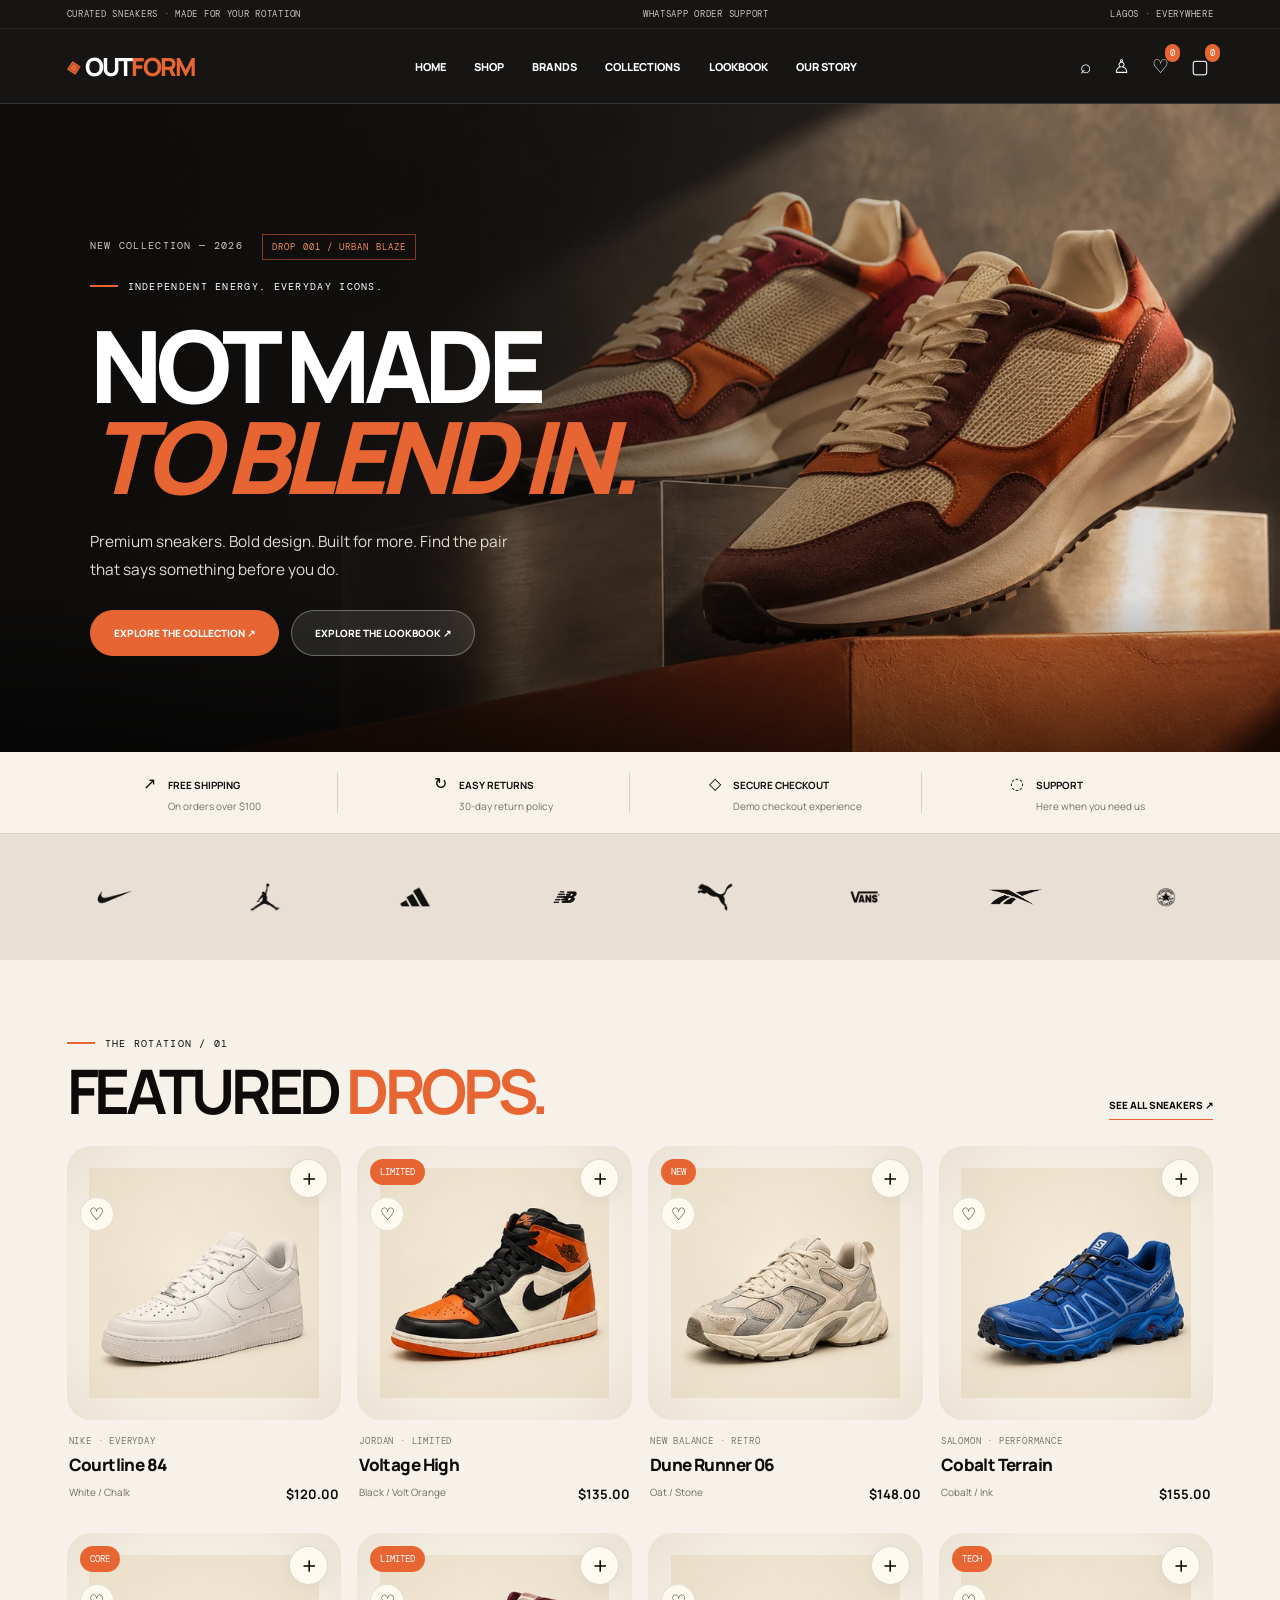
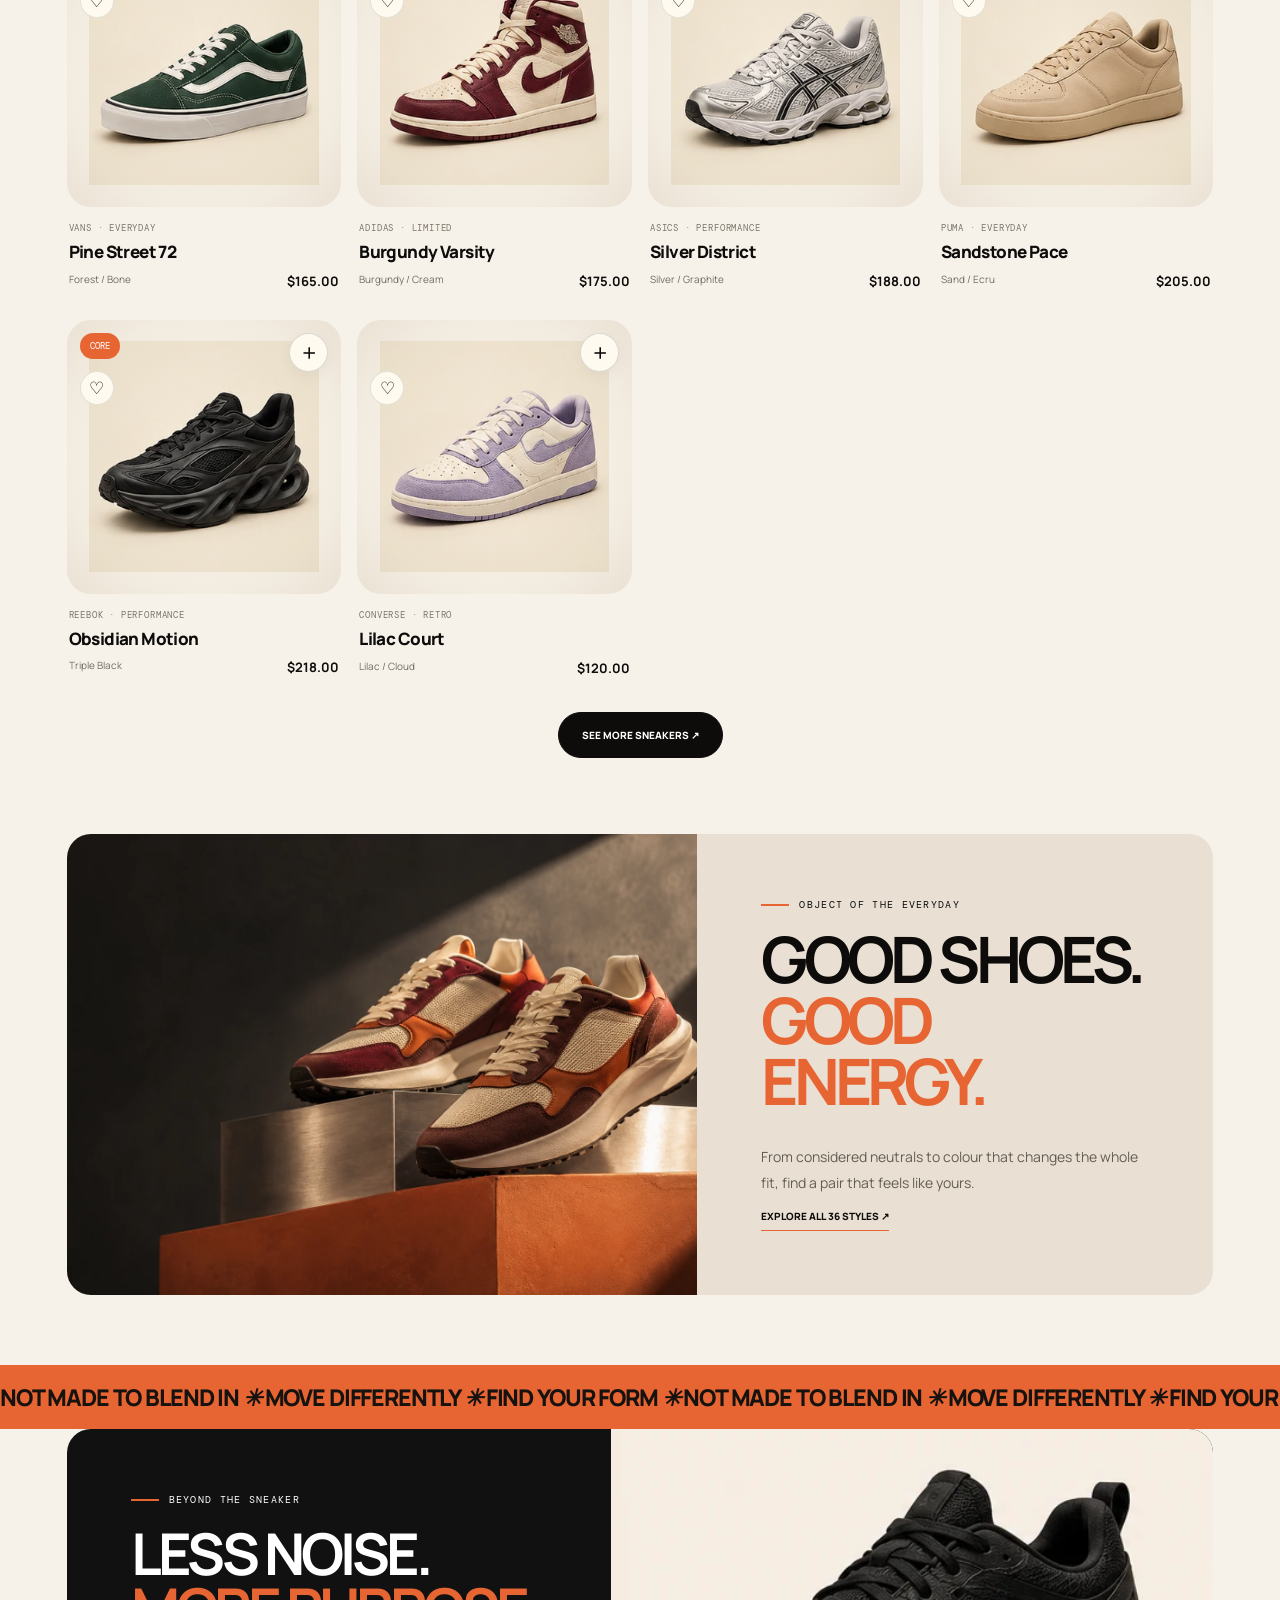
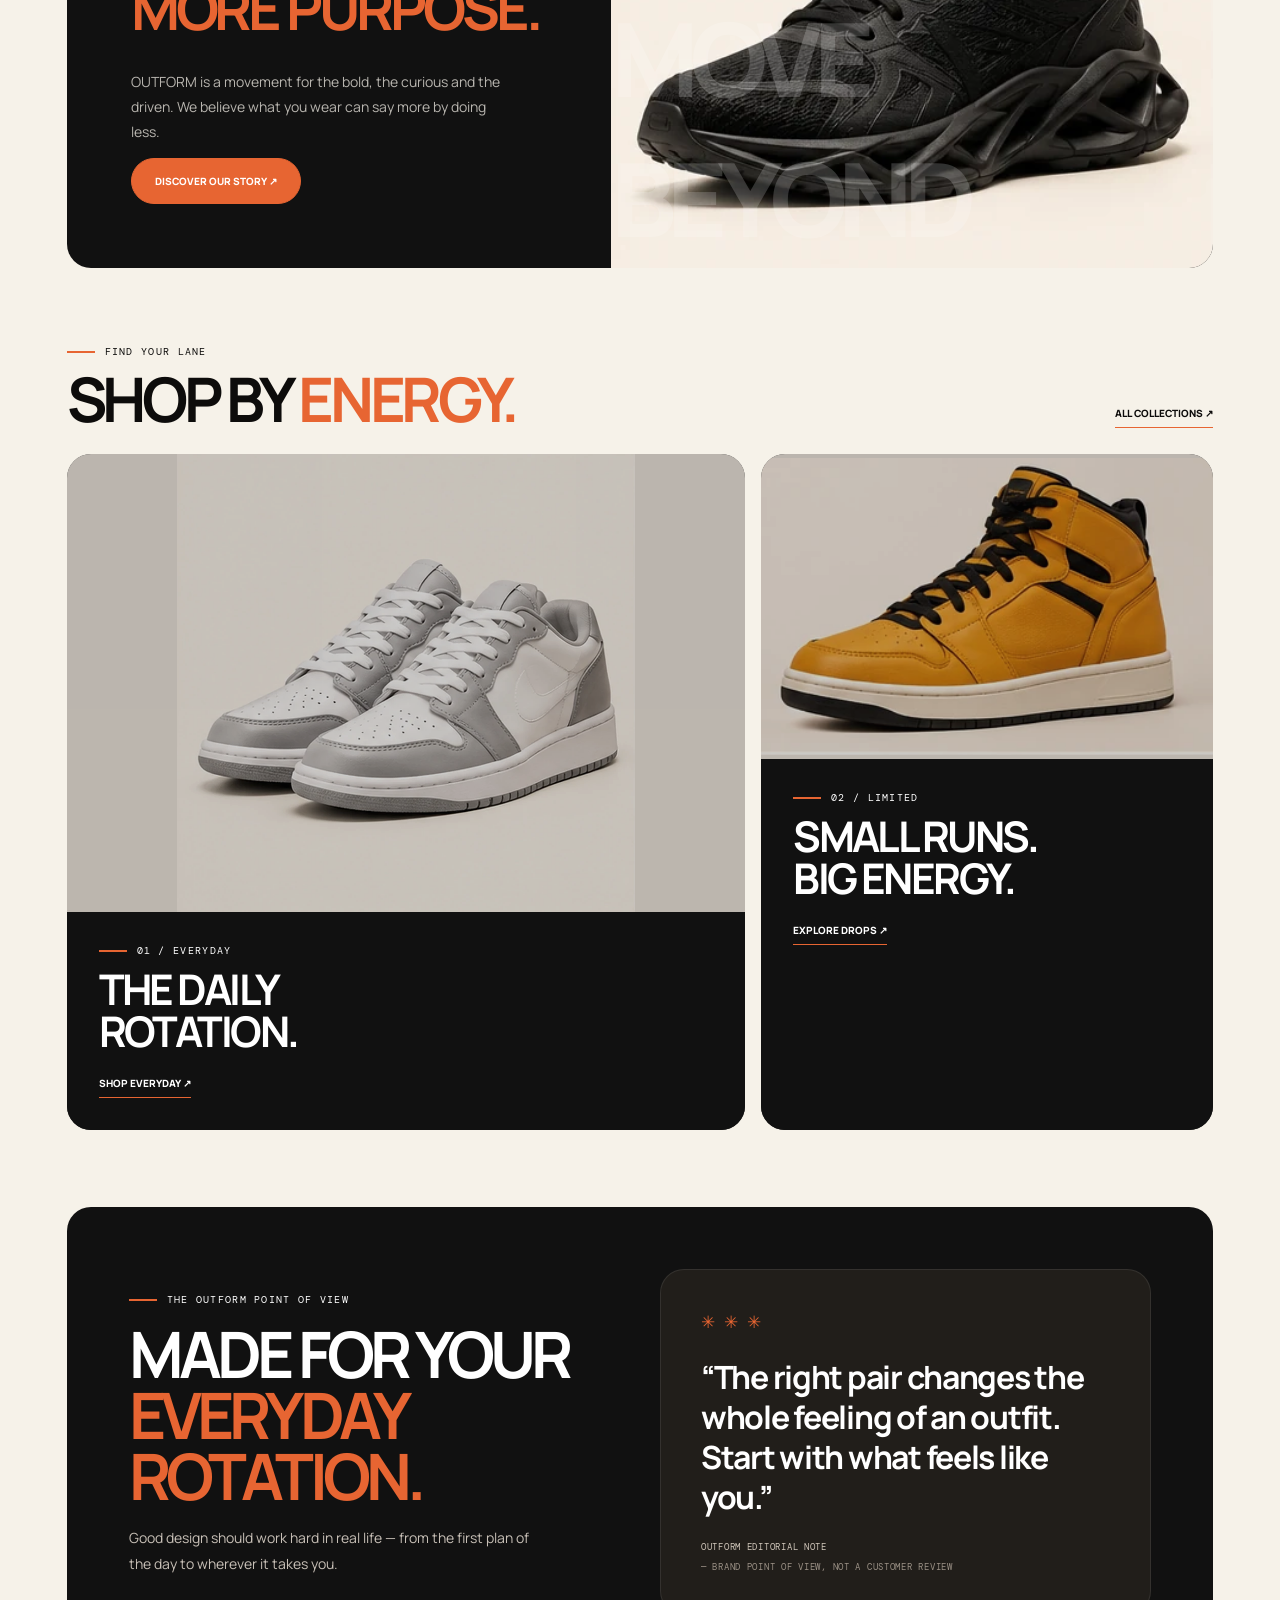
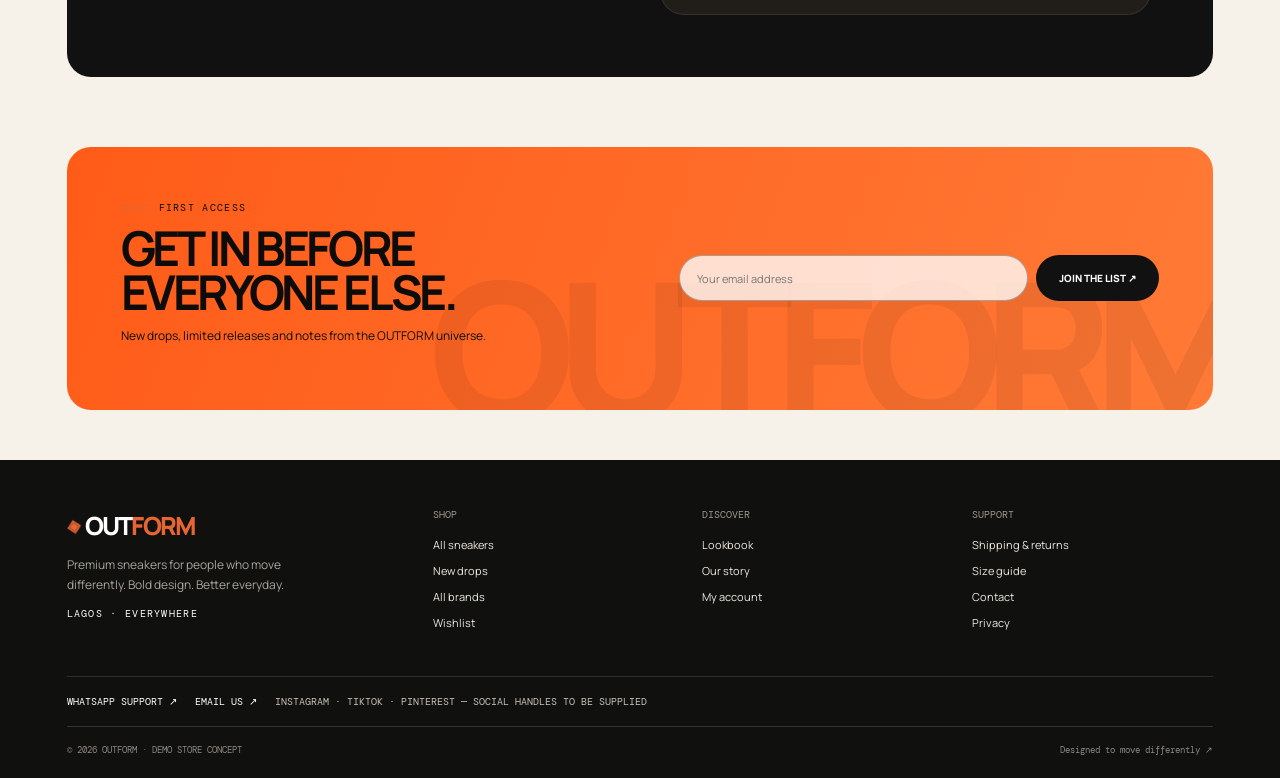
<file: index.html>
<!doctype html><html lang="en"><head><link rel="icon" type="image/png" href="assets/favicon.png.jpg"><meta charset="utf-8"><meta name="viewport" content="width=device-width, initial-scale=1"><meta name="theme-color" content="#11110f"><meta name="description" content="Premium sneakers. Bold design. Built for more."><title>CURATED SNEAKERS | OUTFORM</title><link rel="preload" as="image" href="assets/hero-campaign.webp" fetchpriority="high"><link rel="stylesheet" href="styles.css"></head><body data-page="home"><div class="site-header"><div class="topbar"><span>CURATED SNEAKERS · MADE FOR YOUR ROTATION</span><span>WHATSAPP ORDER SUPPORT</span><span>LAGOS · EVERYWHERE</span></div><div class="header-main"><button class="menu-btn" data-menu aria-label="Toggle navigation" aria-expanded="false">☰</button><a class="brand" href="index.html">OUT<span>FORM</span></a><nav class="nav"><a href="index.html">Home</a><a href="shop.html">Shop</a><a href="brands.html">Brands</a><a href="collections.html">Collections</a><a href="lookbook.html">Lookbook</a><a href="about.html">Our story</a></nav><div class="header-actions"><a class="icon-btn hide-mobile" href="shop.html" aria-label="Search">⌕</a><a class="icon-btn hide-mobile" href="account.html" aria-label="Account">♙</a><a class="icon-btn" href="wishlist.html" aria-label="Wishlist">♡<span class="count" data-wish-count>0</span></a><a class="icon-btn" href="cart.html" aria-label="Shopping bag">▢<span class="count" data-cart-count>0</span></a></div></div></div><main><section class="hero"><div class="hero-copy"><div class="hero-kicker">NEW COLLECTION — 2026 <span class="hero-drop-label">DROP 001 / URBAN BLAZE</span></div><div class="eyebrow">Independent energy. Everyday icons.</div><h1>Not made<br><span>to blend in.</span></h1><p>Premium sneakers. Bold design. Built for more. Find the pair that says something before you do.</p><div class="hero-actions"><a class="btn" href="shop.html">Explore the collection ↗</a><a class="btn btn-light" href="lookbook.html">Explore the lookbook ↗</a></div></div></section><div class="benefits"><div class="benefit"><span>↗</span><div><b>Free shipping</b><small>On orders over $100</small></div></div><div class="benefit"><span>↻</span><div><b>Easy returns</b><small>30-day return policy</small></div></div><div class="benefit"><span>◇</span><div><b>Secure checkout</b><small>Demo checkout experience</small></div></div><div class="benefit"><span>◌</span><div><b>Support</b><small>Here when you need us</small></div></div></div><div class="brand-strip"><a class="brand-chip" href="shop.html?brand=NIKE"><img src="assets/logos/nike.png" alt="Nike"></a><a class="brand-chip" href="shop.html?brand=JORDAN"><img src="assets/logos/jordan.png" alt="Jordan"></a><a class="brand-chip" href="shop.html?brand=ADIDAS"><img class="brand-logo" src="assets/logos/adidas.png" alt="Adidas"></a><a class="brand-chip" href="shop.html?brand=NEW BALANCE"><img src="assets/logos/new balance.png" alt="New Balance"></a><a class="brand-chip" href="shop.html?brand=PUMA"><img src="assets/logos/puma.png" alt="Puma"></a><a class="brand-chip" href="shop.html?brand=VANS"><img src="assets/logos/vans.png" alt="Vans"></a><a class="brand-chip" href="shop.html?brand=REEBOK"><img src="assets/logos/reebok.png" alt="Reebok"></a><a class="brand-chip" href="shop.html?brand=CONVERSE"><img src="assets/logos/converse.png" alt="Converse"></a></div><section class="section reveal"><div class="section-top"><div><div class="eyebrow">The rotation / 01</div><h2>Featured <span>drops.</span></h2></div><a class="text-link" href="shop.html">See all sneakers ↗</a></div><div class="product-grid" id="homeProducts"></div><div style="text-align:center;margin-top:35px"><a class="btn btn-dark" href="shop.html">See more sneakers ↗</a></div></section>
<section class="home-editorial-band reveal" aria-label="Featured sneaker story">
  <div class="home-editorial-image"><img src="assets/editorial-product.webp" alt="Premium suede sneakers in warm studio light" loading="lazy"></div>
  <div class="home-editorial-copy"><div class="eyebrow">Object of the everyday</div><h2>Good shoes.<br><em>Good energy.</em></h2><p>From considered neutrals to colour that changes the whole fit, find a pair that feels like yours.</p><a class="text-link" href="shop.html">Explore all 36 styles ↗</a></div>
</section>
<div class="marquee"><div class="marquee-track"><span>NOT MADE TO BLEND IN <em>✳</em> MOVE DIFFERENTLY <em>✳</em> FIND YOUR FORM <em>✳</em> NOT MADE TO BLEND IN <em>✳</em> MOVE DIFFERENTLY <em>✳</em> FIND YOUR FORM <em>✳</em></span><span>NOT MADE TO BLEND IN <em>✳</em> MOVE DIFFERENTLY <em>✳</em> FIND YOUR FORM <em>✳</em></span></div></div><section class="story"><div class="story-copy"><div class="eyebrow">Beyond the sneaker</div><h2>Less noise.<br><span>More purpose.</span></h2><p>OUTFORM is a movement for the bold, the curious and the driven. We believe what you wear can say more by doing less.</p><a class="btn" href="about.html" style="align-self:flex-start">Discover our story ↗</a></div><div class="story-art"></div></section><section class="section reveal"><div class="section-top"><div><div class="eyebrow">Find your lane</div><h2>Shop by <span>energy.</span></h2></div><a class="text-link" href="collections.html">All collections ↗</a></div><div class="editorial-grid"><a class="editorial-card" href="shop.html?q=Everyday"><img src="assets/board-01.webp" alt="Oat and brown retro runner from the everyday rotation"><div><div class="eyebrow">01 / Everyday</div><h3>The daily<br>rotation.</h3><span class="text-link">Shop everyday ↗</span></div></a><a class="editorial-card" href="collections.html"><img src="assets/catalog-21.webp" alt="Black and orange Urban Blaze high-top from the limited drop"><div><div class="eyebrow">02 / Limited</div><h3>Small runs.<br>Big energy.</h3><span class="text-link">Explore drops ↗</span></div></a></div></section><section class="review-band reveal"><div class="review-intro"><div class="eyebrow">The OUTFORM point of view</div><h2>Made for your<br><em>everyday rotation.</em></h2><p>Good design should work hard in real life — from the first plan of the day to wherever it takes you.</p></div><div class="review-card"><div class="review-stars">✳ &nbsp; ✳ &nbsp; ✳</div><blockquote>“The right pair changes the whole feeling of an outfit. Start with what feels like you.”</blockquote><div class="review-attribution">OUTFORM EDITORIAL NOTE <span>— BRAND POINT OF VIEW, NOT A CUSTOMER REVIEW</span></div></div></section></main><section class="newsletter"><div><div class="eyebrow">First access</div><h2>Get in before<br>everyone else.</h2><p>New drops, limited releases and notes from the OUTFORM universe.</p></div><form class="email-form" data-newsletter><input type="email" required placeholder="Your email address" aria-label="Your email address"><button type="submit">Join the list ↗</button></form></section><footer class="footer"><div class="footer-main"><div class="footer-brand"><a class="brand" href="index.html">OUT<span>FORM</span></a><p>Premium sneakers for people who move differently. Bold design. Better everyday.</p><div class="mono">Lagos · Everywhere</div></div><div class="footer-col"><h4>Shop</h4><a href="shop.html">All sneakers</a><a href="collections.html">New drops</a><a href="brands.html">All brands</a><a href="wishlist.html">Wishlist</a></div><div class="footer-col"><h4>Discover</h4><a href="lookbook.html">Lookbook</a><a href="about.html">Our story</a><a href="account.html">My account</a></div><div class="footer-col"><h4>Support</h4><a href="shipping.html">Shipping & returns</a><a href="size-guide.html">Size guide</a><a href="contact.html">Contact</a><a href="privacy.html">Privacy</a></div></div><div class="footer-contact"><a href="https://wa.me/2349137902342" target="_blank" rel="noopener">WhatsApp support ↗</a><a href="mailto:itzavery57@gmail.com">Email us ↗</a><span>Instagram · TikTok · Pinterest — social handles to be supplied</span></div><div class="footer-bottom"><span>© <span data-year>2026</span> OUTFORM · DEMO STORE CONCEPT</span><span>Designed to move differently ↗</span></div></footer><div class="toast" id="toast" role="status"></div><script src="app.js"></script></body></html>
</file>
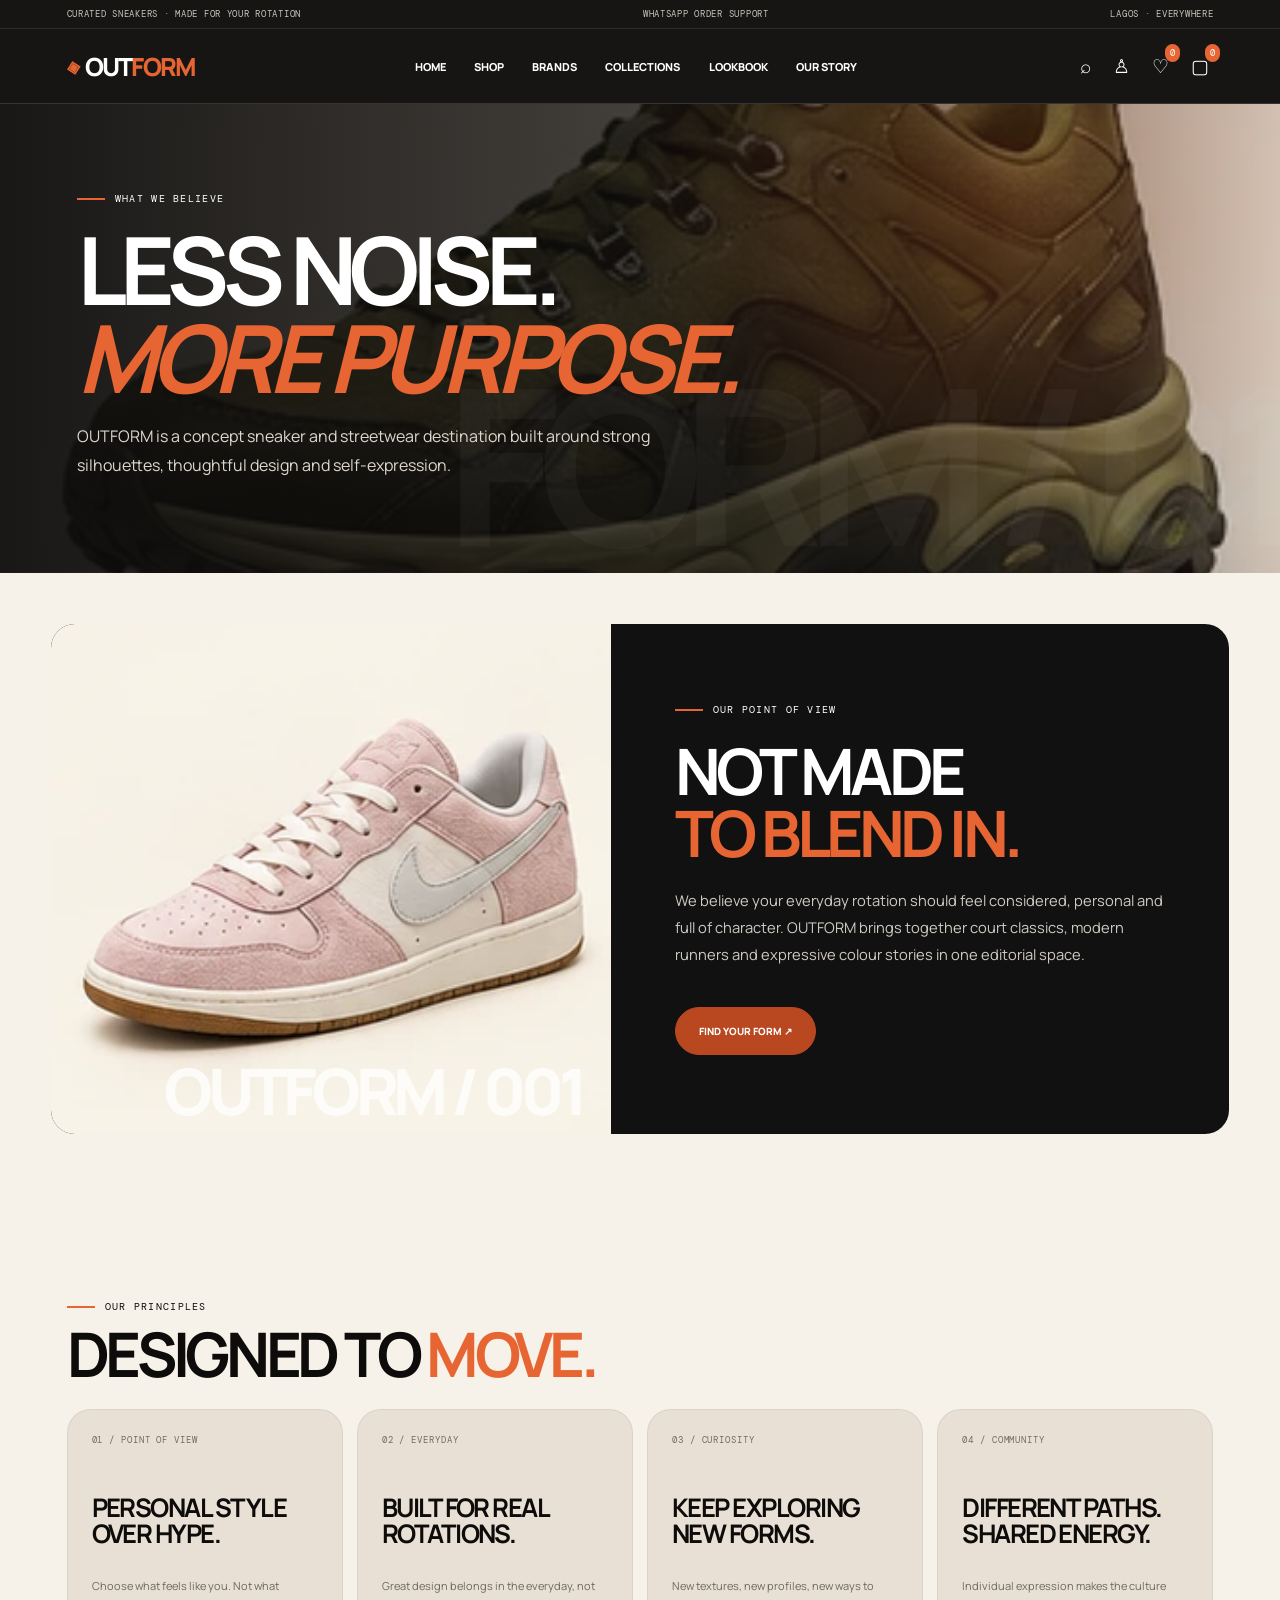
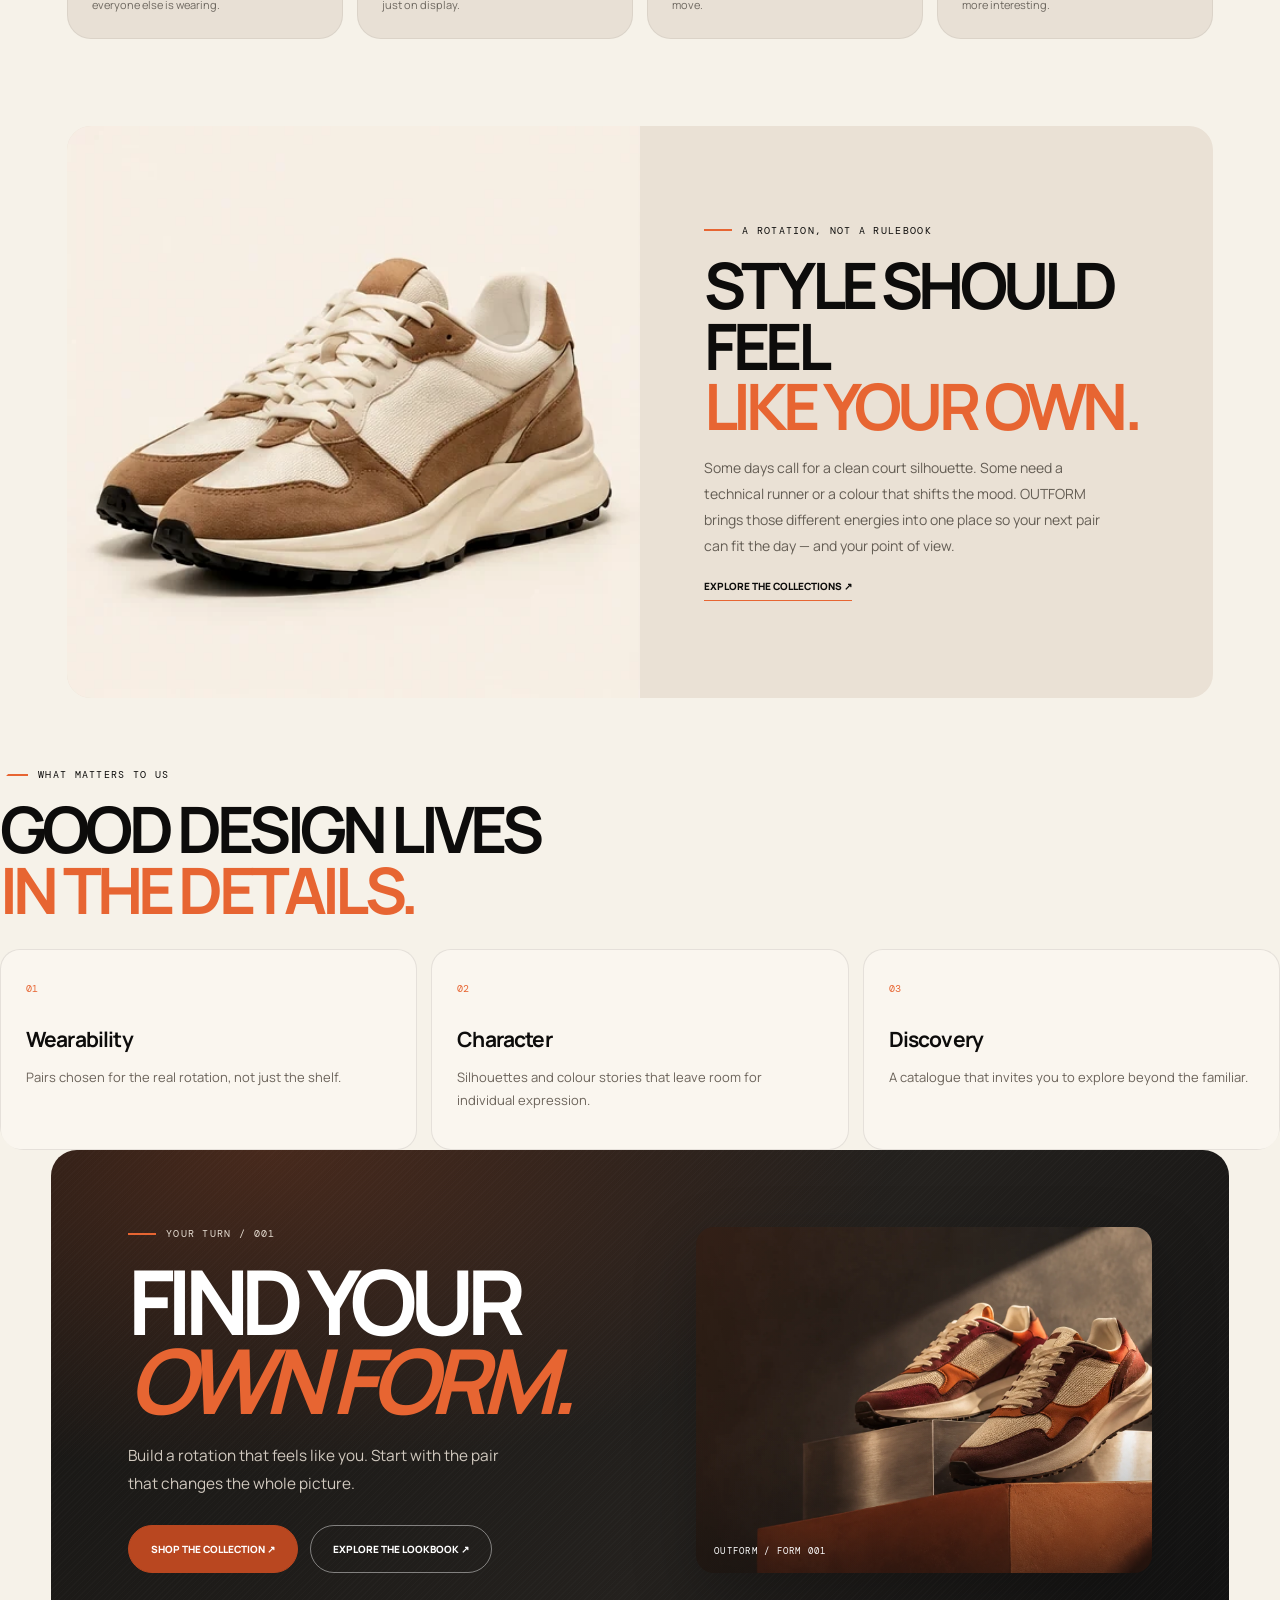
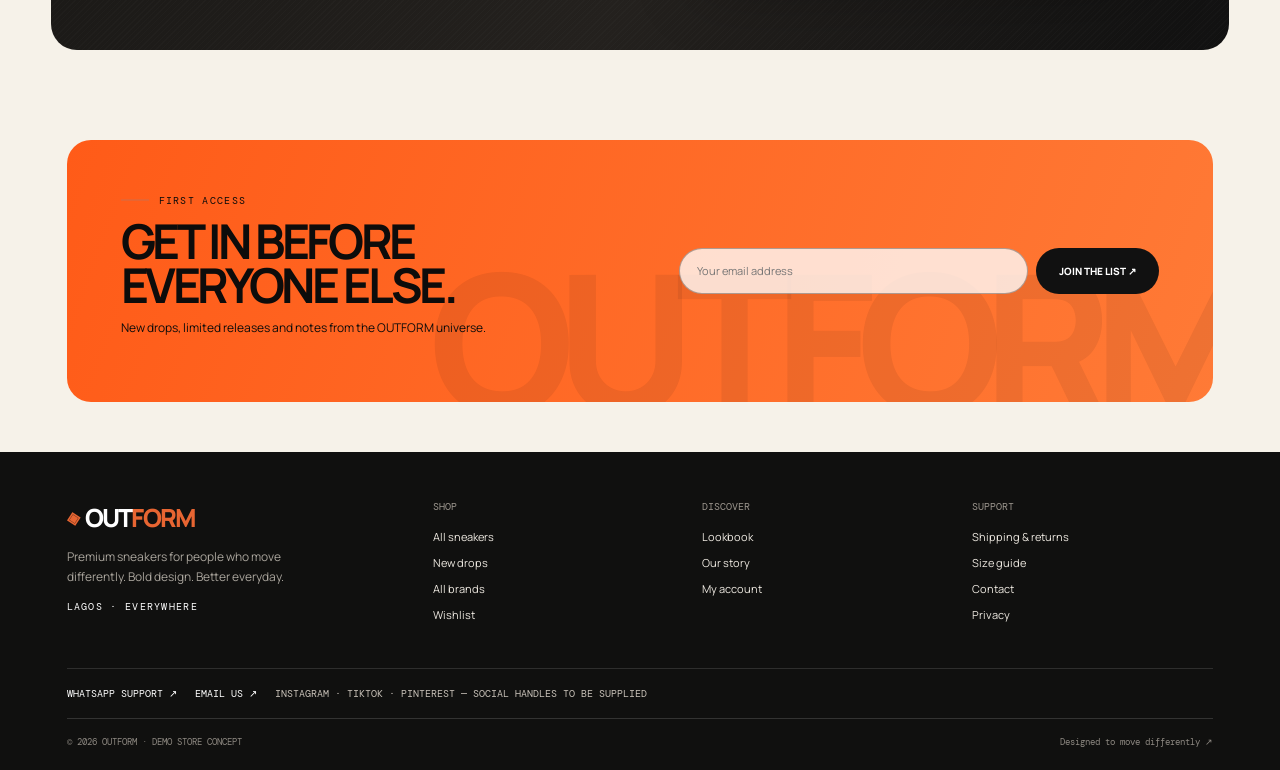
<file: about.html>
<!doctype html><html lang="en"><head><meta charset="utf-8"><meta name="viewport" content="width=device-width, initial-scale=1"><meta name="theme-color" content="#11110f"><meta name="description" content="Premium sneakers. Bold design. Built for more."><title>Our Story | OUTFORM</title><link rel="stylesheet" href="styles.css"></head><body data-page="about"><div class="site-header"><div class="topbar"><span>CURATED SNEAKERS · MADE FOR YOUR ROTATION</span><span>WHATSAPP ORDER SUPPORT</span><span>LAGOS · EVERYWHERE</span></div><div class="header-main"><button class="menu-btn" data-menu aria-label="Toggle navigation" aria-expanded="false">☰</button><a class="brand" href="index.html">OUT<span>FORM</span></a><nav class="nav"><a href="index.html">Home</a><a href="shop.html">Shop</a><a href="brands.html">Brands</a><a href="collections.html">Collections</a><a href="lookbook.html">Lookbook</a><a href="about.html">Our story</a></nav><div class="header-actions"><a class="icon-btn hide-mobile" href="shop.html" aria-label="Search">⌕</a><a class="icon-btn hide-mobile" href="account.html" aria-label="Account">♙</a><a class="icon-btn" href="wishlist.html" aria-label="Wishlist">♡<span class="count" data-wish-count>0</span></a><a class="icon-btn" href="cart.html" aria-label="Shopping bag">▢<span class="count" data-cart-count>0</span></a></div></div></div><section class="page-hero"><div class="eyebrow">What we believe</div><h1>Less noise.<br><span>More purpose.</span></h1><p>OUTFORM is a concept sneaker and streetwear destination built around strong silhouettes, thoughtful design and self-expression.</p></section><main><section class="story story-reverse"><div class="story-art about-story-art" role="img" aria-label="Streetwear editorial with sneakers in motion"></div><div class="story-copy"><div class="eyebrow">Our point of view</div><h2>Not made<br><span>to blend in.</span></h2><p>We believe your everyday rotation should feel considered, personal and full of character. OUTFORM brings together court classics, modern runners and expressive colour stories in one editorial space.</p><a class="btn" href="shop.html">Find your form ↗</a></div></section><section class="section"><div class="section-top"><div><div class="eyebrow">Our principles</div><h2>Designed to <span>move.</span></h2></div></div><div class="principle-grid"><article><span>01 / POINT OF VIEW</span><h3>Personal style<br>over hype.</h3><p>Choose what feels like you. Not what everyone else is wearing.</p></article><article><span>02 / EVERYDAY</span><h3>Built for real<br>rotations.</h3><p>Great design belongs in the everyday, not just on display.</p></article><article><span>03 / CURIOSITY</span><h3>Keep exploring<br>new forms.</h3><p>New textures, new profiles, new ways to move.</p></article><article><span>04 / COMMUNITY</span><h3>Different paths.<br>Shared energy.</h3><p>Individual expression makes the culture more interesting.</p></article></div></section><section class="about-culture reveal"><div class="about-culture-image"><img src="assets/shoe-09.webp" alt="Sneakers styled as an editorial still life" loading="lazy"></div><div class="about-culture-copy"><div class="eyebrow">A rotation, not a rulebook</div><h2>Style should feel<br><em>like your own.</em></h2><p>Some days call for a clean court silhouette. Some need a technical runner or a colour that shifts the mood. OUTFORM brings those different energies into one place so your next pair can fit the day — and your point of view.</p><a class="text-link" href="collections.html">Explore the collections ↗</a></div></section><section class="about-values reveal"><div class="eyebrow">What matters to us</div><h2>Good design lives<br><em>in the details.</em></h2><div class="about-value-grid"><article><span>01</span><h3>Wearability</h3><p>Pairs chosen for the real rotation, not just the shelf.</p></article><article><span>02</span><h3>Character</h3><p>Silhouettes and colour stories that leave room for individual expression.</p></article><article><span>03</span><h3>Discovery</h3><p>A catalogue that invites you to explore beyond the familiar.</p></article></div></section><section class="about-cta reveal" aria-labelledby="about-cta-title"><div class="about-cta-copy"><div class="eyebrow">Your turn / 001</div><h2 id="about-cta-title">Find your<br><em>own form.</em></h2><p>Build a rotation that feels like you. Start with the pair that changes the whole picture.</p><div class="about-cta-actions"><a class="btn" href="shop.html">Shop the collection ↗</a><a class="btn btn-outline-light" href="lookbook.html">Explore the lookbook ↗</a></div></div><div class="about-cta-art" role="img" aria-label="OUTFORM sneaker campaign still life"><span>OUTFORM / FORM 001</span></div></section></main><section class="newsletter"><div><div class="eyebrow">First access</div><h2>Get in before<br>everyone else.</h2><p>New drops, limited releases and notes from the OUTFORM universe.</p></div><form class="email-form" data-newsletter><input type="email" required placeholder="Your email address" aria-label="Your email address"><button type="submit">Join the list ↗</button></form></section><footer class="footer"><div class="footer-main"><div class="footer-brand"><a class="brand" href="index.html">OUT<span>FORM</span></a><p>Premium sneakers for people who move differently. Bold design. Better everyday.</p><div class="mono">Lagos · Everywhere</div></div><div class="footer-col"><h4>Shop</h4><a href="shop.html">All sneakers</a><a href="collections.html">New drops</a><a href="brands.html">All brands</a><a href="wishlist.html">Wishlist</a></div><div class="footer-col"><h4>Discover</h4><a href="lookbook.html">Lookbook</a><a href="about.html">Our story</a><a href="account.html">My account</a></div><div class="footer-col"><h4>Support</h4><a href="shipping.html">Shipping & returns</a><a href="size-guide.html">Size guide</a><a href="contact.html">Contact</a><a href="privacy.html">Privacy</a></div></div><div class="footer-contact"><a href="https://wa.me/2349137902342" target="_blank" rel="noopener">WhatsApp support ↗</a><a href="mailto:itzavery57@gmail.com">Email us ↗</a><span>Instagram · TikTok · Pinterest — social handles to be supplied</span></div><div class="footer-bottom"><span>© <span data-year>2026</span> OUTFORM · DEMO STORE CONCEPT</span><span>Designed to move differently ↗</span></div></footer><div class="toast" id="toast" role="status"></div><script src="app.js"></script></body></html>
</file>
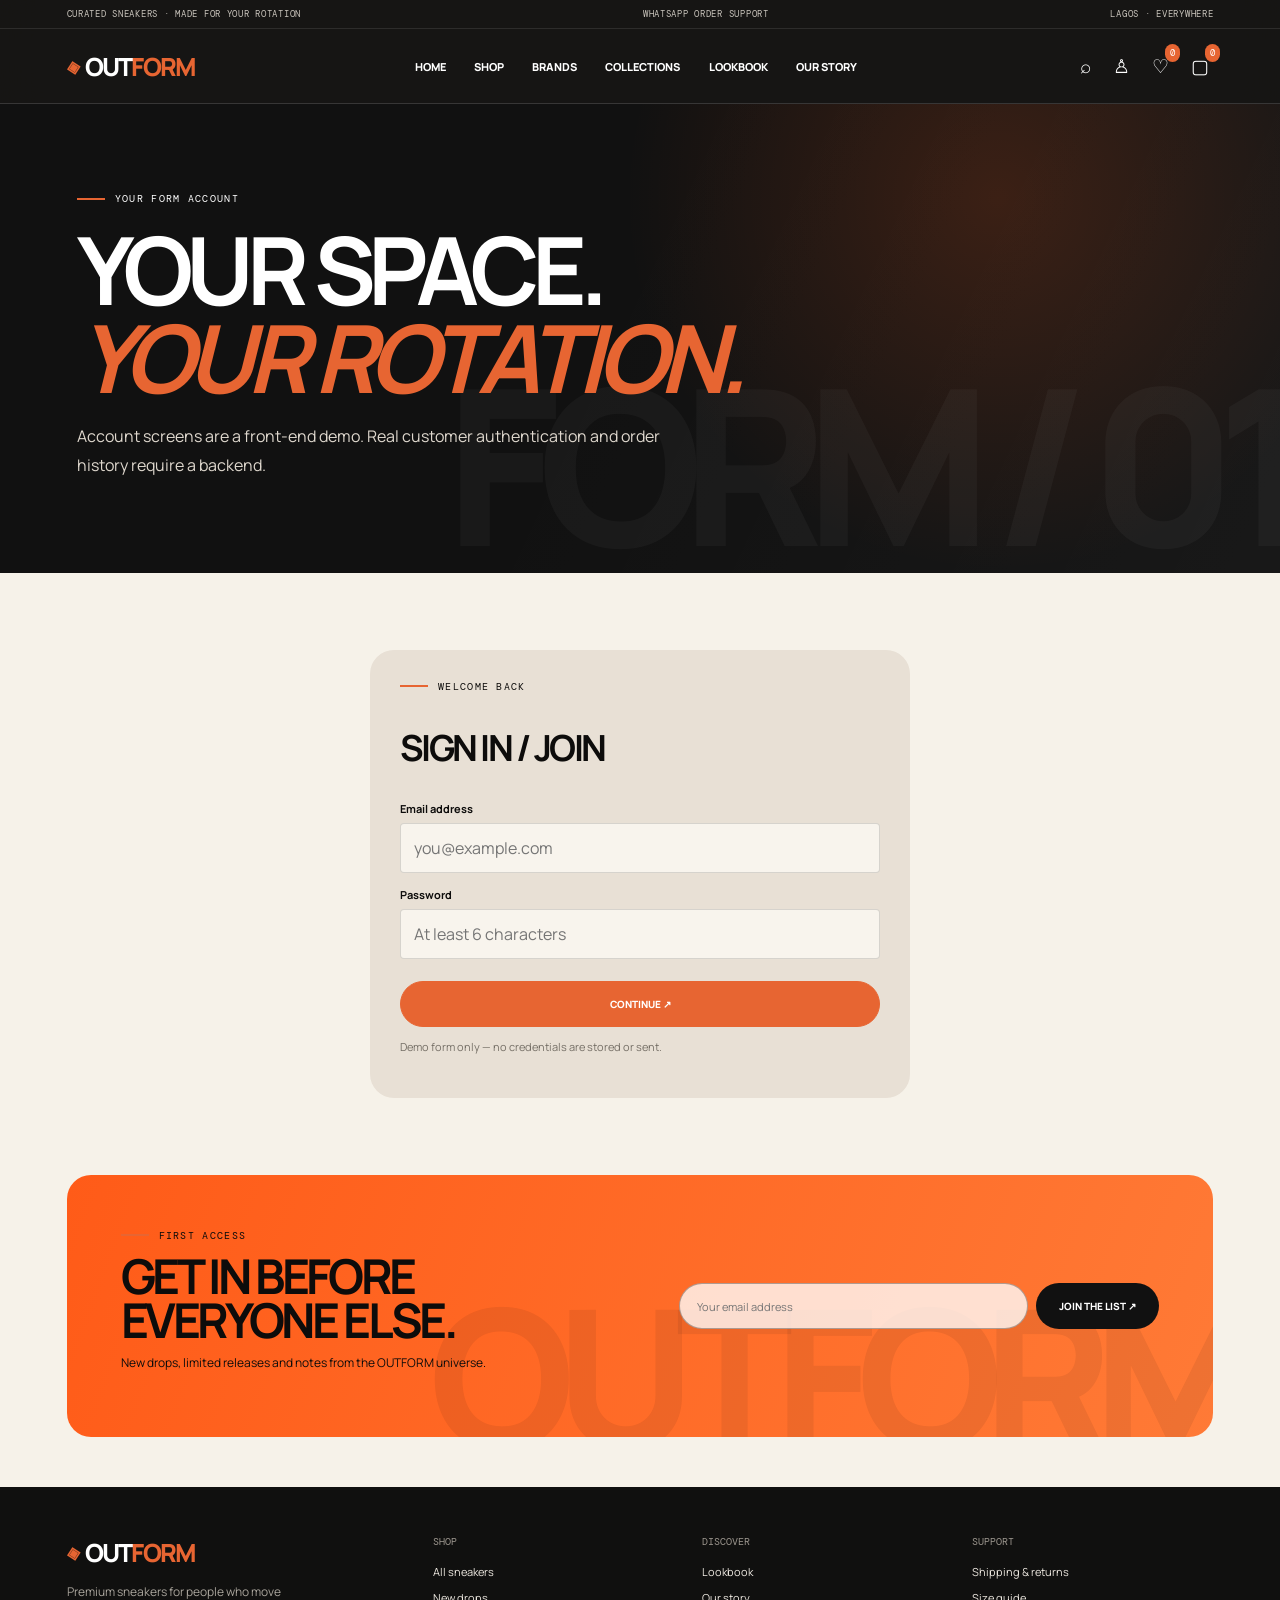
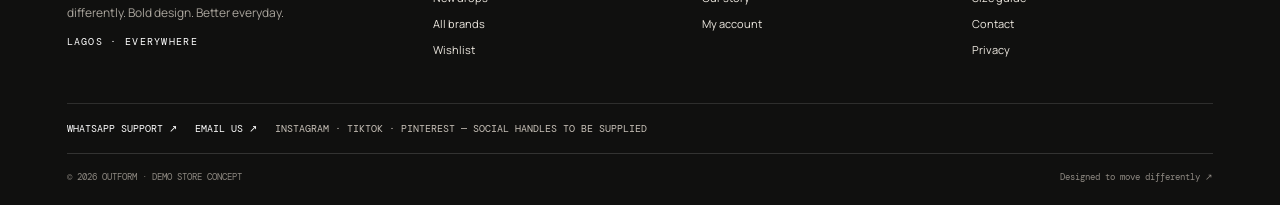
<file: account.html>
<!doctype html><html lang="en"><head><meta charset="utf-8"><meta name="viewport" content="width=device-width, initial-scale=1"><meta name="theme-color" content="#11110f"><meta name="description" content="Premium sneakers. Bold design. Built for more."><title>Account | OUTFORM</title><link rel="stylesheet" href="styles.css"></head><body data-page="account"><div class="site-header"><div class="topbar"><span>CURATED SNEAKERS · MADE FOR YOUR ROTATION</span><span>WHATSAPP ORDER SUPPORT</span><span>LAGOS · EVERYWHERE</span></div><div class="header-main"><button class="menu-btn" data-menu aria-label="Toggle navigation" aria-expanded="false">☰</button><a class="brand" href="index.html">OUT<span>FORM</span></a><nav class="nav"><a href="index.html">Home</a><a href="shop.html">Shop</a><a href="brands.html">Brands</a><a href="collections.html">Collections</a><a href="lookbook.html">Lookbook</a><a href="about.html">Our story</a></nav><div class="header-actions"><a class="icon-btn hide-mobile" href="shop.html" aria-label="Search">⌕</a><a class="icon-btn hide-mobile" href="account.html" aria-label="Account">♙</a><a class="icon-btn" href="wishlist.html" aria-label="Wishlist">♡<span class="count" data-wish-count>0</span></a><a class="icon-btn" href="cart.html" aria-label="Shopping bag">▢<span class="count" data-cart-count>0</span></a></div></div></div><section class="page-hero"><div class="eyebrow">Your FORM account</div><h1>Your space.<br><span>Your rotation.</span></h1><p>Account screens are a front-end demo. Real customer authentication and order history require a backend.</p></section><main class="section"><form class="account-box" id="accountDemo"><div class="eyebrow">Welcome back</div><h2 style="font-size:36px;letter-spacing:-.07em;text-transform:uppercase">Sign in / Join</h2><label for="email">Email address</label><input id="email" type="email" required placeholder="you@example.com"><label for="password">Password</label><input id="password" type="password" required minlength="6" placeholder="At least 6 characters"><button class="btn" style="width:100%;margin-top:22px" type="submit">Continue ↗</button><p style="font-size:11px;color:var(--muted);line-height:1.7">Demo form only — no credentials are stored or sent.</p></form></main><section class="newsletter"><div><div class="eyebrow">First access</div><h2>Get in before<br>everyone else.</h2><p>New drops, limited releases and notes from the OUTFORM universe.</p></div><form class="email-form" data-newsletter><input type="email" required placeholder="Your email address" aria-label="Your email address"><button type="submit">Join the list ↗</button></form></section><footer class="footer"><div class="footer-main"><div class="footer-brand"><a class="brand" href="index.html">OUT<span>FORM</span></a><p>Premium sneakers for people who move differently. Bold design. Better everyday.</p><div class="mono">Lagos · Everywhere</div></div><div class="footer-col"><h4>Shop</h4><a href="shop.html">All sneakers</a><a href="collections.html">New drops</a><a href="brands.html">All brands</a><a href="wishlist.html">Wishlist</a></div><div class="footer-col"><h4>Discover</h4><a href="lookbook.html">Lookbook</a><a href="about.html">Our story</a><a href="account.html">My account</a></div><div class="footer-col"><h4>Support</h4><a href="shipping.html">Shipping & returns</a><a href="size-guide.html">Size guide</a><a href="contact.html">Contact</a><a href="privacy.html">Privacy</a></div></div><div class="footer-contact"><a href="https://wa.me/2349137902342" target="_blank" rel="noopener">WhatsApp support ↗</a><a href="mailto:itzavery57@gmail.com">Email us ↗</a><span>Instagram · TikTok · Pinterest — social handles to be supplied</span></div><div class="footer-bottom"><span>© <span data-year>2026</span> OUTFORM · DEMO STORE CONCEPT</span><span>Designed to move differently ↗</span></div></footer><div class="toast" id="toast" role="status"></div><script src="app.js"></script></body></html>
</file>
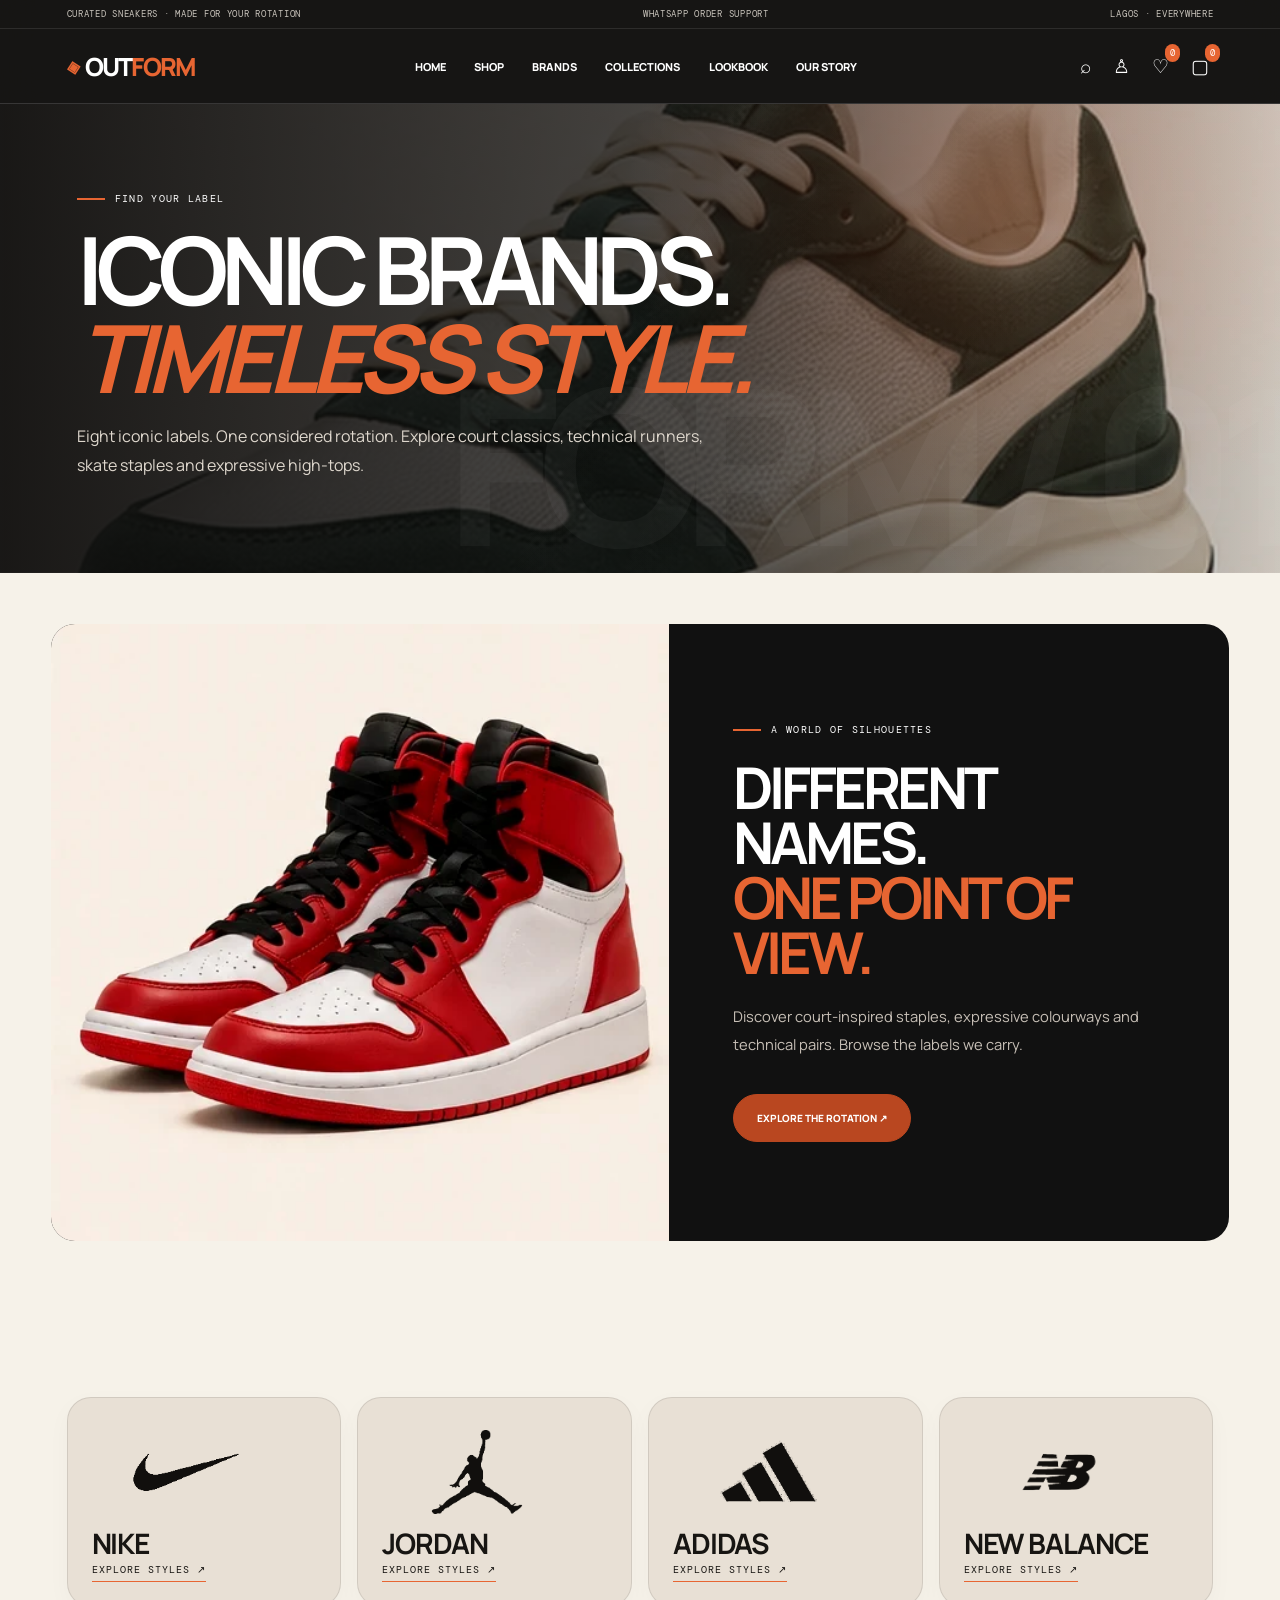
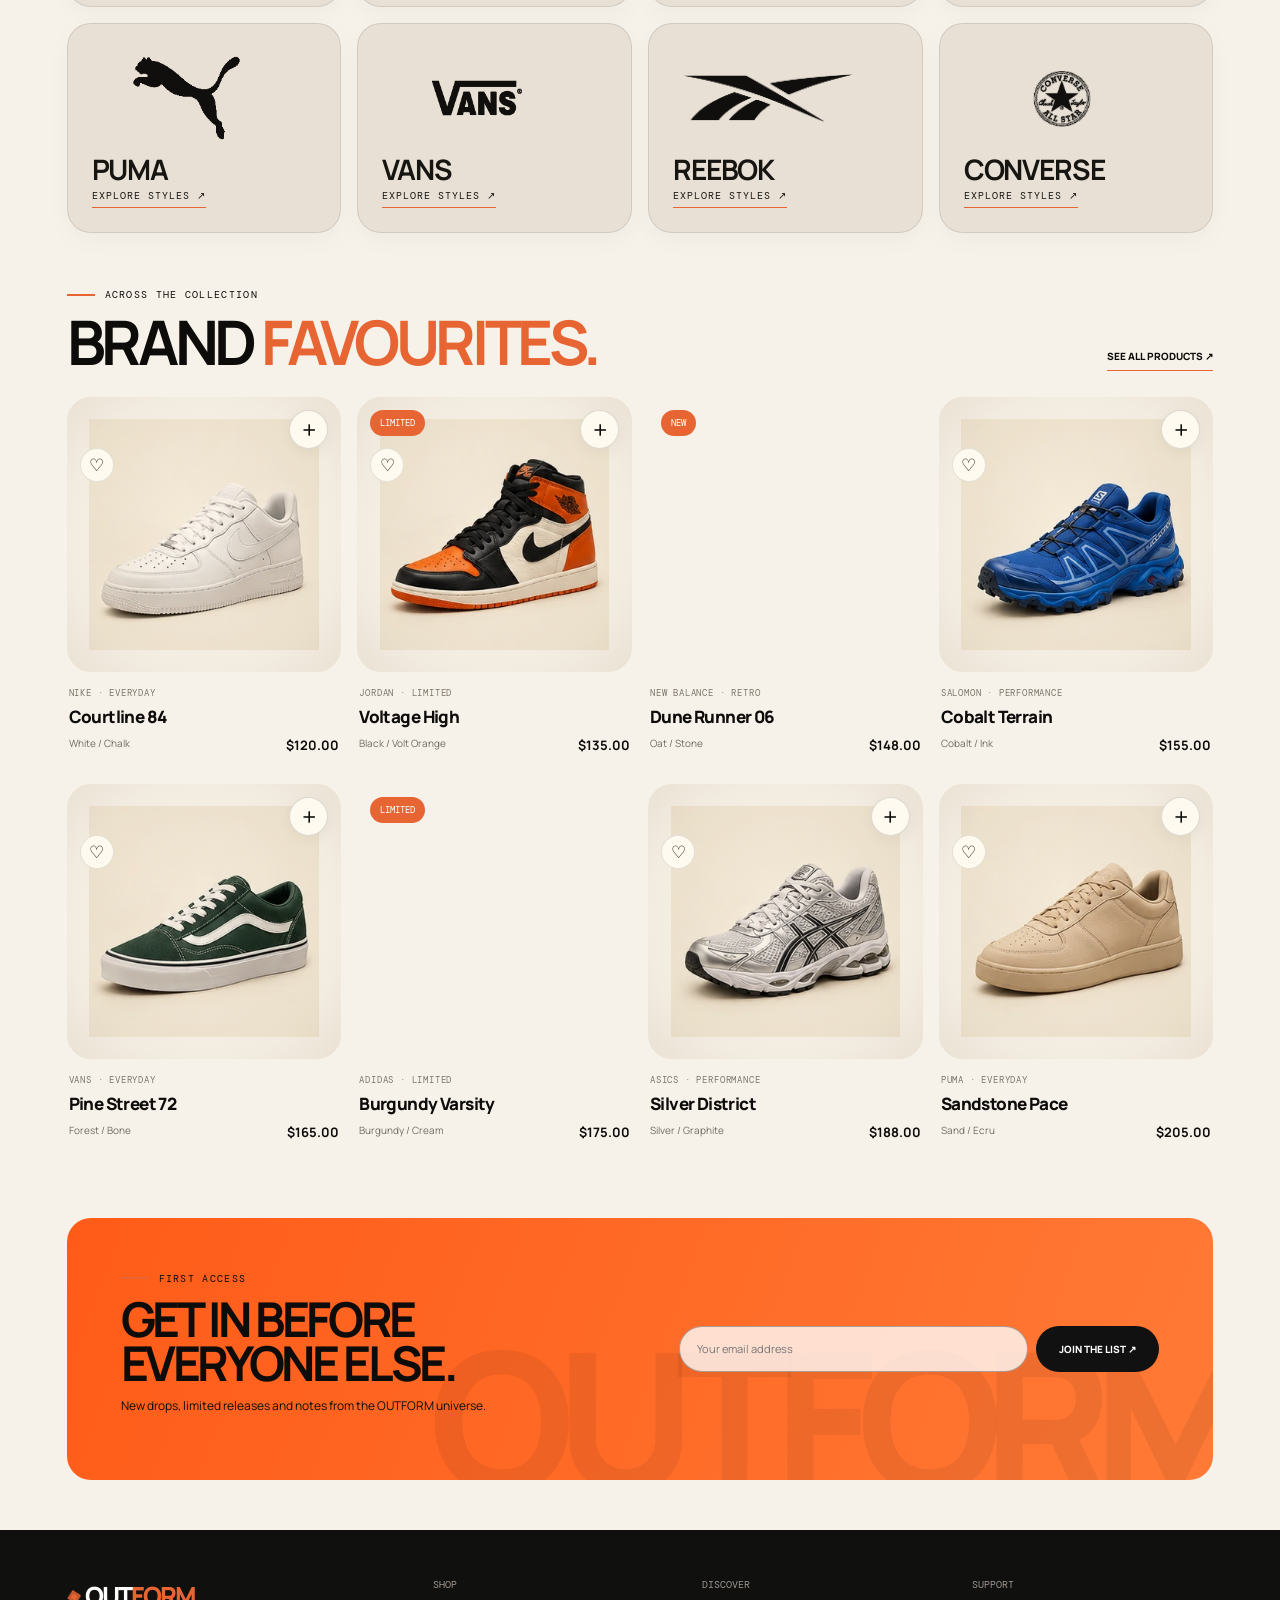
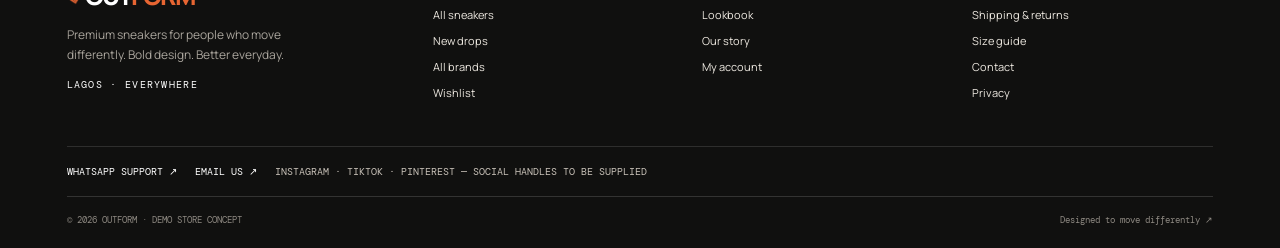
<file: brands.html>
<!doctype html><html lang="en"><head><meta charset="utf-8"><meta name="viewport" content="width=device-width, initial-scale=1"><meta name="theme-color" content="#11110f"><meta name="description" content="Premium sneakers. Bold design. Built for more."><title>Sneaker Brands | OUTFORM</title><link rel="stylesheet" href="styles.css"></head><body data-page="brands"><div class="site-header"><div class="topbar"><span>CURATED SNEAKERS · MADE FOR YOUR ROTATION</span><span>WHATSAPP ORDER SUPPORT</span><span>LAGOS · EVERYWHERE</span></div><div class="header-main"><button class="menu-btn" data-menu aria-label="Toggle navigation" aria-expanded="false">☰</button><a class="brand" href="index.html">OUT<span>FORM</span></a><nav class="nav"><a href="index.html">Home</a><a href="shop.html">Shop</a><a href="brands.html">Brands</a><a href="collections.html">Collections</a><a href="lookbook.html">Lookbook</a><a href="about.html">Our story</a></nav><div class="header-actions"><a class="icon-btn hide-mobile" href="shop.html" aria-label="Search">⌕</a><a class="icon-btn hide-mobile" href="account.html" aria-label="Account">♙</a><a class="icon-btn" href="wishlist.html" aria-label="Wishlist">♡<span class="count" data-wish-count>0</span></a><a class="icon-btn" href="cart.html" aria-label="Shopping bag">▢<span class="count" data-cart-count>0</span></a></div></div></div><section class="page-hero"><div class="eyebrow">Find your label</div><h1>Iconic brands.<br><span>Timeless style.</span></h1><p>Eight iconic labels. One considered rotation. Explore court classics, technical runners, skate staples and expressive high-tops.</p></section><section class="brand-campaign reveal"><div class="brand-campaign-image"><img src="assets/shoe-12.webp" alt="Editorial sneaker campaign in warm studio light" loading="lazy"></div><div class="brand-campaign-copy"><div class="eyebrow">A world of silhouettes</div><h2>Different names.<br><em>One point of view.</em></h2><p>Discover court-inspired staples, expressive colourways and technical pairs. Browse the labels we carry.</p><a class="btn" href="shop.html">Explore the rotation ↗</a></div></section><main class="section"><div class="brand-grid"><button class="brand-tile" data-brand="Nike"><img class="brand-logo" src="assets/logos/nike.png" alt="Nike logo"><strong>Nike</strong><span>Explore styles ↗</span></button><button class="brand-tile" data-brand="Jordan"><img class="brand-logo" src="assets/logos/jordan.png" alt="Jordan logo"><strong>Jordan</strong><span>Explore styles ↗</span></button><button class="brand-tile" data-brand="Adidas"><img class="brand-logo" src="assets/logos/adidas.png" alt="Adidas logo"><strong>Adidas</strong><span>Explore styles ↗</span></button><button class="brand-tile" data-brand="New Balance"><img class="brand-logo" src="assets/logos/new balance.png" alt="New Balance logo"><strong>New Balance</strong><span>Explore styles ↗</span></button><button class="brand-tile" data-brand="Puma"><img class="brand-logo" src="assets/logos/puma.png" alt="Puma logo"><strong>Puma</strong><span>Explore styles ↗</span></button><button class="brand-tile" data-brand="Vans"><img class="brand-logo" src="assets/logos/vans.png" alt="Vans logo"><strong>Vans</strong><span>Explore styles ↗</span></button><button class="brand-tile" data-brand="Reebok"><img class="brand-logo" src="assets/logos/reebok.png" alt="Reebok logo"><strong>Reebok</strong><span>Explore styles ↗</span></button><button class="brand-tile" data-brand="Converse"><img class="brand-logo" src="assets/logos/converse.png" alt="Converse logo"><strong>Converse</strong><span>Explore styles ↗</span></button></div><div class="section-top" style="margin-top:55px"><div><div class="eyebrow">Across the collection</div><h2>Brand <span>favourites.</span></h2></div><a class="text-link" href="shop.html">See all products ↗</a></div><div class="product-grid" id="homeProducts"></div></main><section class="newsletter"><div><div class="eyebrow">First access</div><h2>Get in before<br>everyone else.</h2><p>New drops, limited releases and notes from the OUTFORM universe.</p></div><form class="email-form" data-newsletter><input type="email" required placeholder="Your email address" aria-label="Your email address"><button type="submit">Join the list ↗</button></form></section><footer class="footer"><div class="footer-main"><div class="footer-brand"><a class="brand" href="index.html">OUT<span>FORM</span></a><p>Premium sneakers for people who move differently. Bold design. Better everyday.</p><div class="mono">Lagos · Everywhere</div></div><div class="footer-col"><h4>Shop</h4><a href="shop.html">All sneakers</a><a href="collections.html">New drops</a><a href="brands.html">All brands</a><a href="wishlist.html">Wishlist</a></div><div class="footer-col"><h4>Discover</h4><a href="lookbook.html">Lookbook</a><a href="about.html">Our story</a><a href="account.html">My account</a></div><div class="footer-col"><h4>Support</h4><a href="shipping.html">Shipping & returns</a><a href="size-guide.html">Size guide</a><a href="contact.html">Contact</a><a href="privacy.html">Privacy</a></div></div><div class="footer-contact"><a href="https://wa.me/2349137902342" target="_blank" rel="noopener">WhatsApp support ↗</a><a href="mailto:itzavery57@gmail.com">Email us ↗</a><span>Instagram · TikTok · Pinterest — social handles to be supplied</span></div><div class="footer-bottom"><span>© <span data-year>2026</span> OUTFORM · DEMO STORE CONCEPT</span><span>Designed to move differently ↗</span></div></footer><div class="toast" id="toast" role="status"></div><script src="app.js"></script></body></html>
</file>
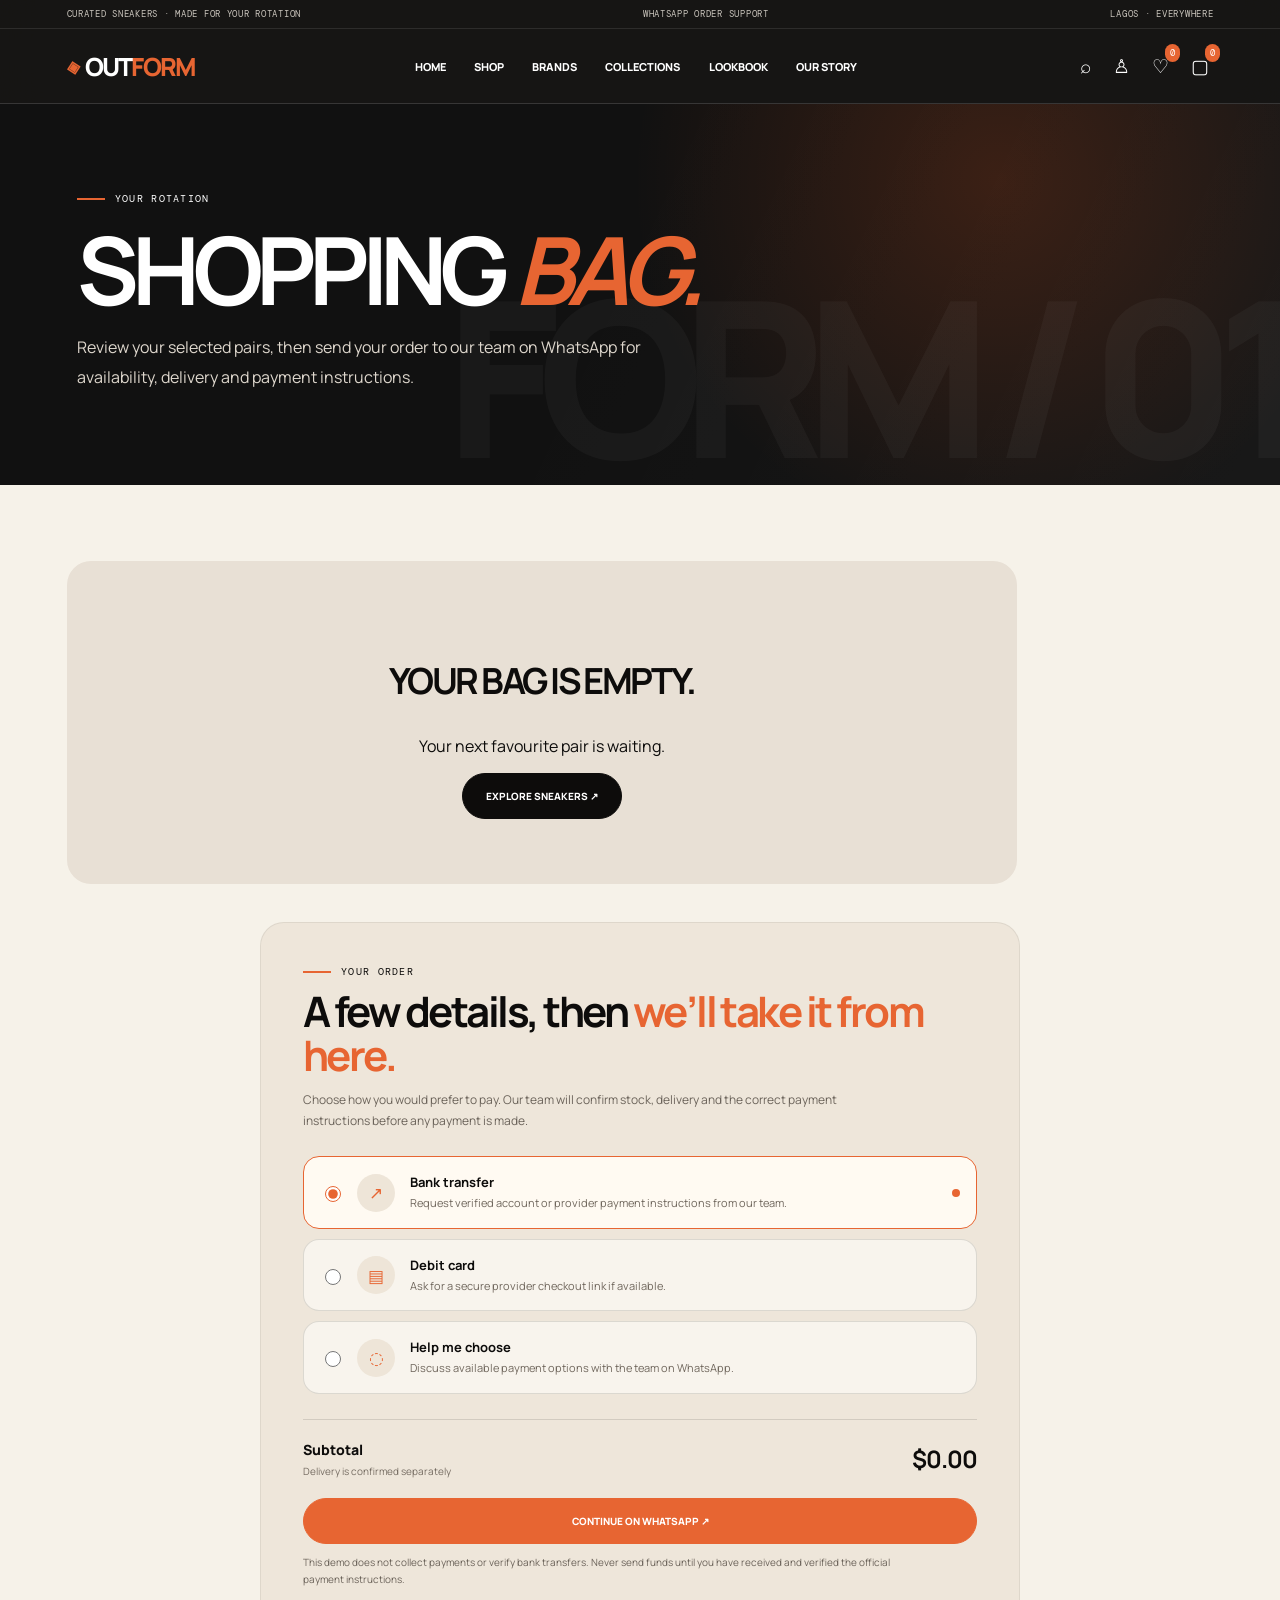
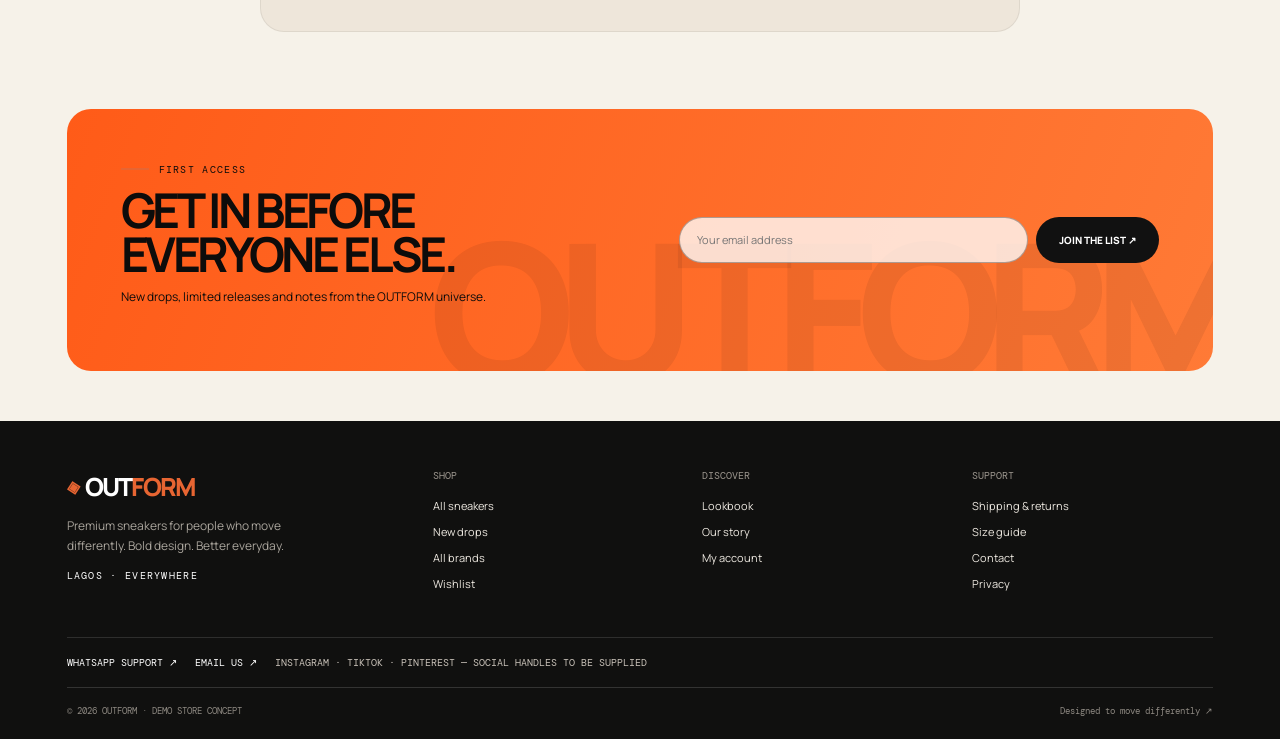
<file: cart.html>
<!doctype html><html lang="en"><head><meta charset="utf-8"><meta name="viewport" content="width=device-width, initial-scale=1"><meta name="theme-color" content="#11110f"><meta name="description" content="Premium sneakers. Bold design. Built for more."><title>Shopping Bag | OUTFORM</title><link rel="stylesheet" href="styles.css"></head><body data-page="cart"><div class="site-header"><div class="topbar"><span>CURATED SNEAKERS · MADE FOR YOUR ROTATION</span><span>WHATSAPP ORDER SUPPORT</span><span>LAGOS · EVERYWHERE</span></div><div class="header-main"><button class="menu-btn" data-menu aria-label="Toggle navigation" aria-expanded="false">☰</button><a class="brand" href="index.html">OUT<span>FORM</span></a><nav class="nav"><a href="index.html">Home</a><a href="shop.html">Shop</a><a href="brands.html">Brands</a><a href="collections.html">Collections</a><a href="lookbook.html">Lookbook</a><a href="about.html">Our story</a></nav><div class="header-actions"><a class="icon-btn hide-mobile" href="shop.html" aria-label="Search">⌕</a><a class="icon-btn hide-mobile" href="account.html" aria-label="Account">♙</a><a class="icon-btn" href="wishlist.html" aria-label="Wishlist">♡<span class="count" data-wish-count>0</span></a><a class="icon-btn" href="cart.html" aria-label="Shopping bag">▢<span class="count" data-cart-count>0</span></a></div></div></div><section class="page-hero"><div class="eyebrow">Your rotation</div><h1>Shopping <span>bag.</span></h1><p>Review your selected pairs, then send your order to our team on WhatsApp for availability, delivery and payment instructions.</p></section><main class="section"><div id="cartPageItems" class="cart-page-items"></div><section class="checkout-panel" aria-labelledby="checkoutTitle"><div class="checkout-panel-heading"><div class="eyebrow">Your order</div><h2 id="checkoutTitle">A few details, then <em>we’ll take it from here.</em></h2><p>Choose how you would prefer to pay. Our team will confirm stock, delivery and the correct payment instructions before any payment is made.</p></div><div class="payment-options"><label class="payment-option"><input type="radio" name="paymentChoice" value="Bank transfer" checked><span class="payment-icon">↗</span><span><strong>Bank transfer</strong><small>Request verified account or provider payment instructions from our team.</small></span><i></i></label><label class="payment-option"><input type="radio" name="paymentChoice" value="Debit card via payment provider"><span class="payment-icon">▤</span><span><strong>Debit card</strong><small>Ask for a secure provider checkout link if available.</small></span><i></i></label><label class="payment-option"><input type="radio" name="paymentChoice" value="Discuss payment on WhatsApp"><span class="payment-icon">◌</span><span><strong>Help me choose</strong><small>Discuss available payment options with the team on WhatsApp.</small></span><i></i></label></div><div class="checkout-total"><span>Subtotal <small>Delivery is confirmed separately</small></span><strong id="cartSubtotal">$0.00</strong></div><button class="btn checkout-submit" id="cartCheckout">Continue on WhatsApp ↗</button><p class="checkout-disclaimer">This demo does not collect payments or verify bank transfers. Never send funds until you have received and verified the official payment instructions.</p></section></main><section class="newsletter"><div><div class="eyebrow">First access</div><h2>Get in before<br>everyone else.</h2><p>New drops, limited releases and notes from the OUTFORM universe.</p></div><form class="email-form" data-newsletter><input type="email" required placeholder="Your email address" aria-label="Your email address"><button type="submit">Join the list ↗</button></form></section><footer class="footer"><div class="footer-main"><div class="footer-brand"><a class="brand" href="index.html">OUT<span>FORM</span></a><p>Premium sneakers for people who move differently. Bold design. Better everyday.</p><div class="mono">Lagos · Everywhere</div></div><div class="footer-col"><h4>Shop</h4><a href="shop.html">All sneakers</a><a href="collections.html">New drops</a><a href="brands.html">All brands</a><a href="wishlist.html">Wishlist</a></div><div class="footer-col"><h4>Discover</h4><a href="lookbook.html">Lookbook</a><a href="about.html">Our story</a><a href="account.html">My account</a></div><div class="footer-col"><h4>Support</h4><a href="shipping.html">Shipping & returns</a><a href="size-guide.html">Size guide</a><a href="contact.html">Contact</a><a href="privacy.html">Privacy</a></div></div><div class="footer-contact"><a href="https://wa.me/2349137902342" target="_blank" rel="noopener">WhatsApp support ↗</a><a href="mailto:itzavery57@gmail.com">Email us ↗</a><span>Instagram · TikTok · Pinterest — social handles to be supplied</span></div><div class="footer-bottom"><span>© <span data-year>2026</span> OUTFORM · DEMO STORE CONCEPT</span><span>Designed to move differently ↗</span></div></footer><div class="toast" id="toast" role="status"></div><script src="app.js"></script></body></html>
</file>
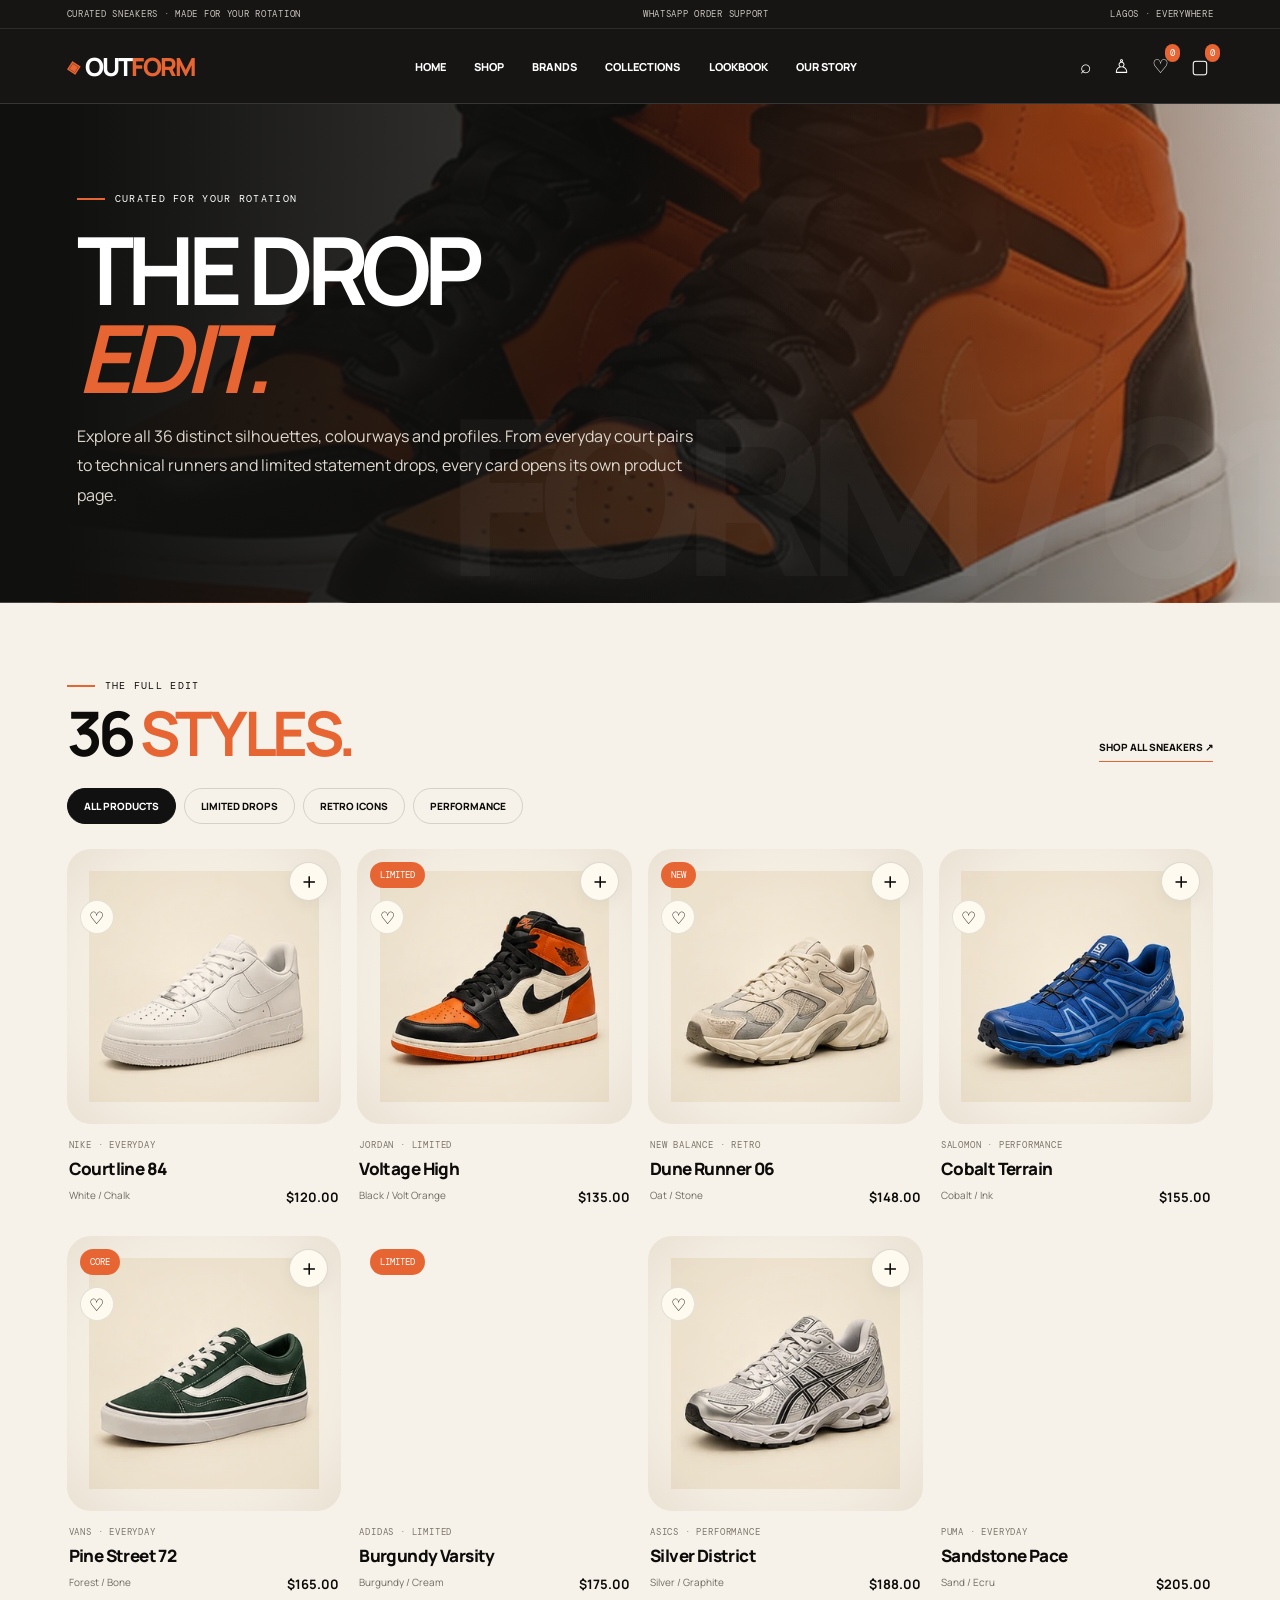
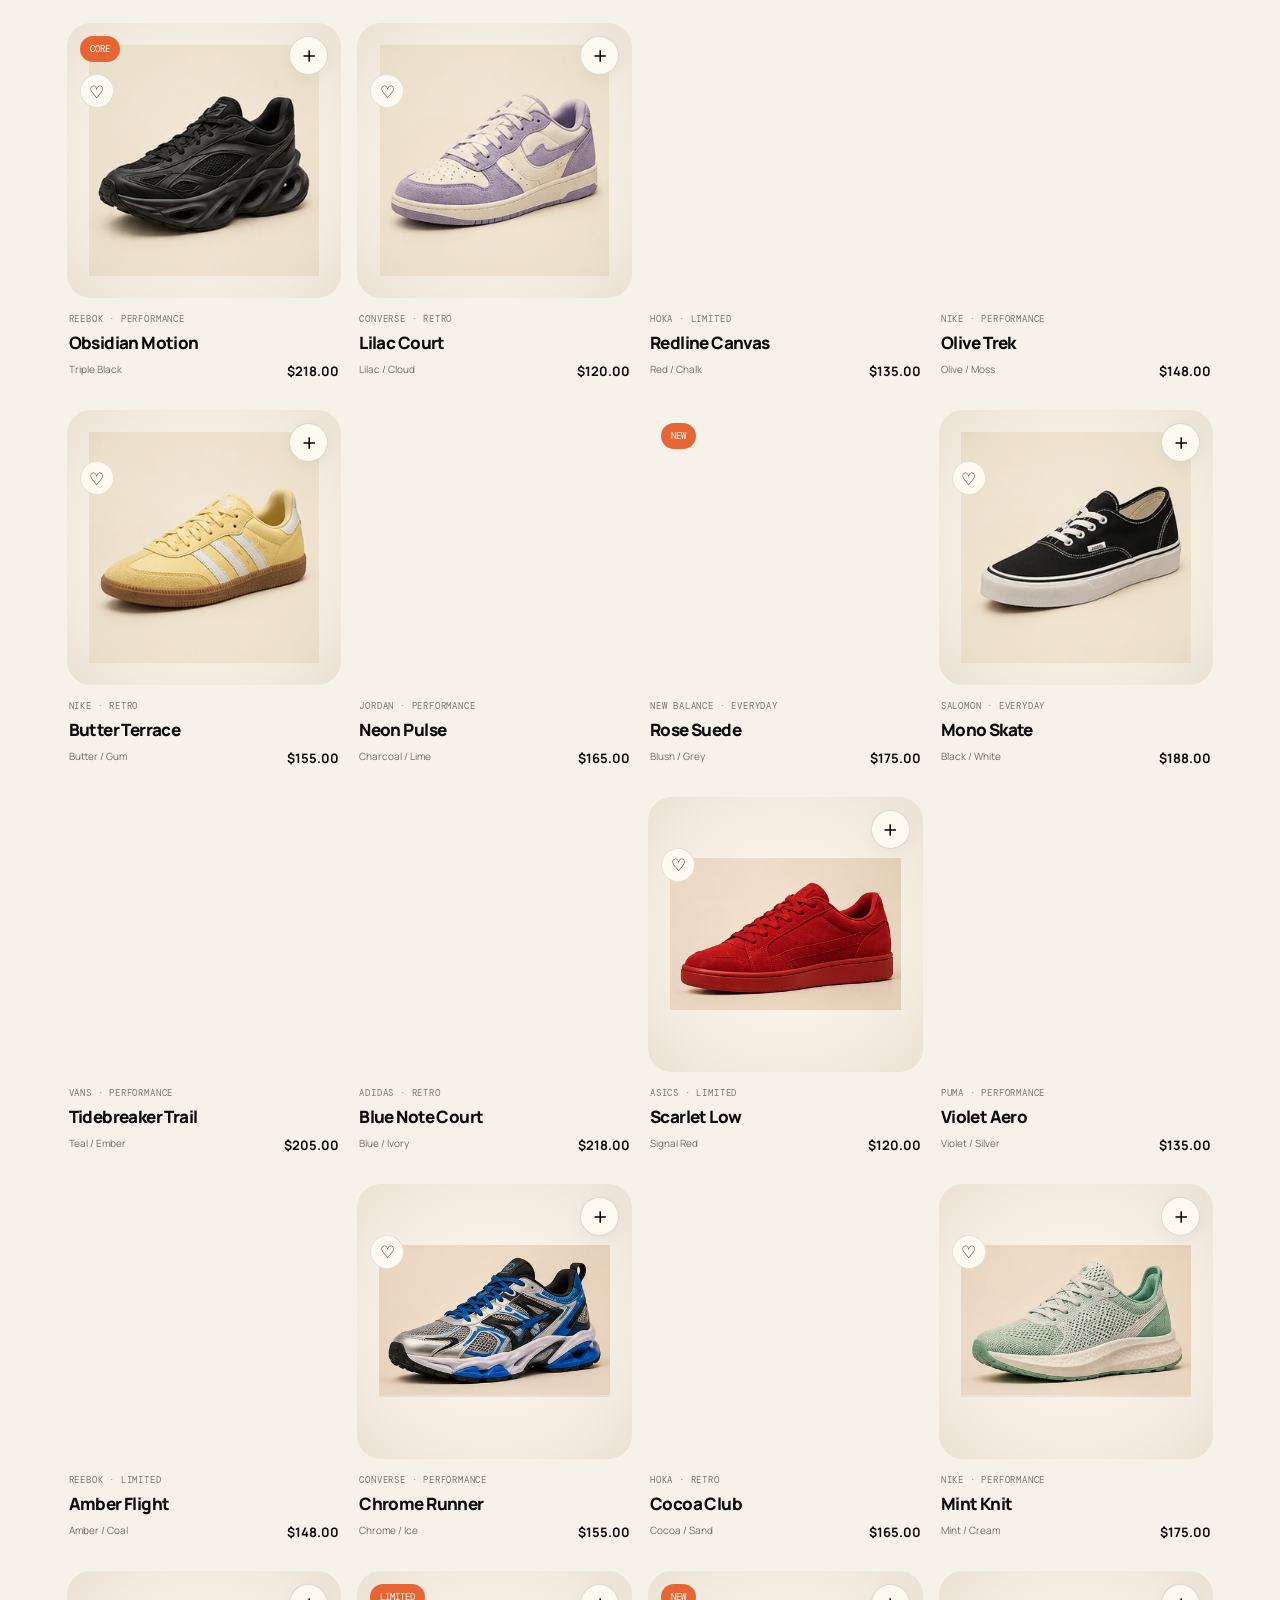
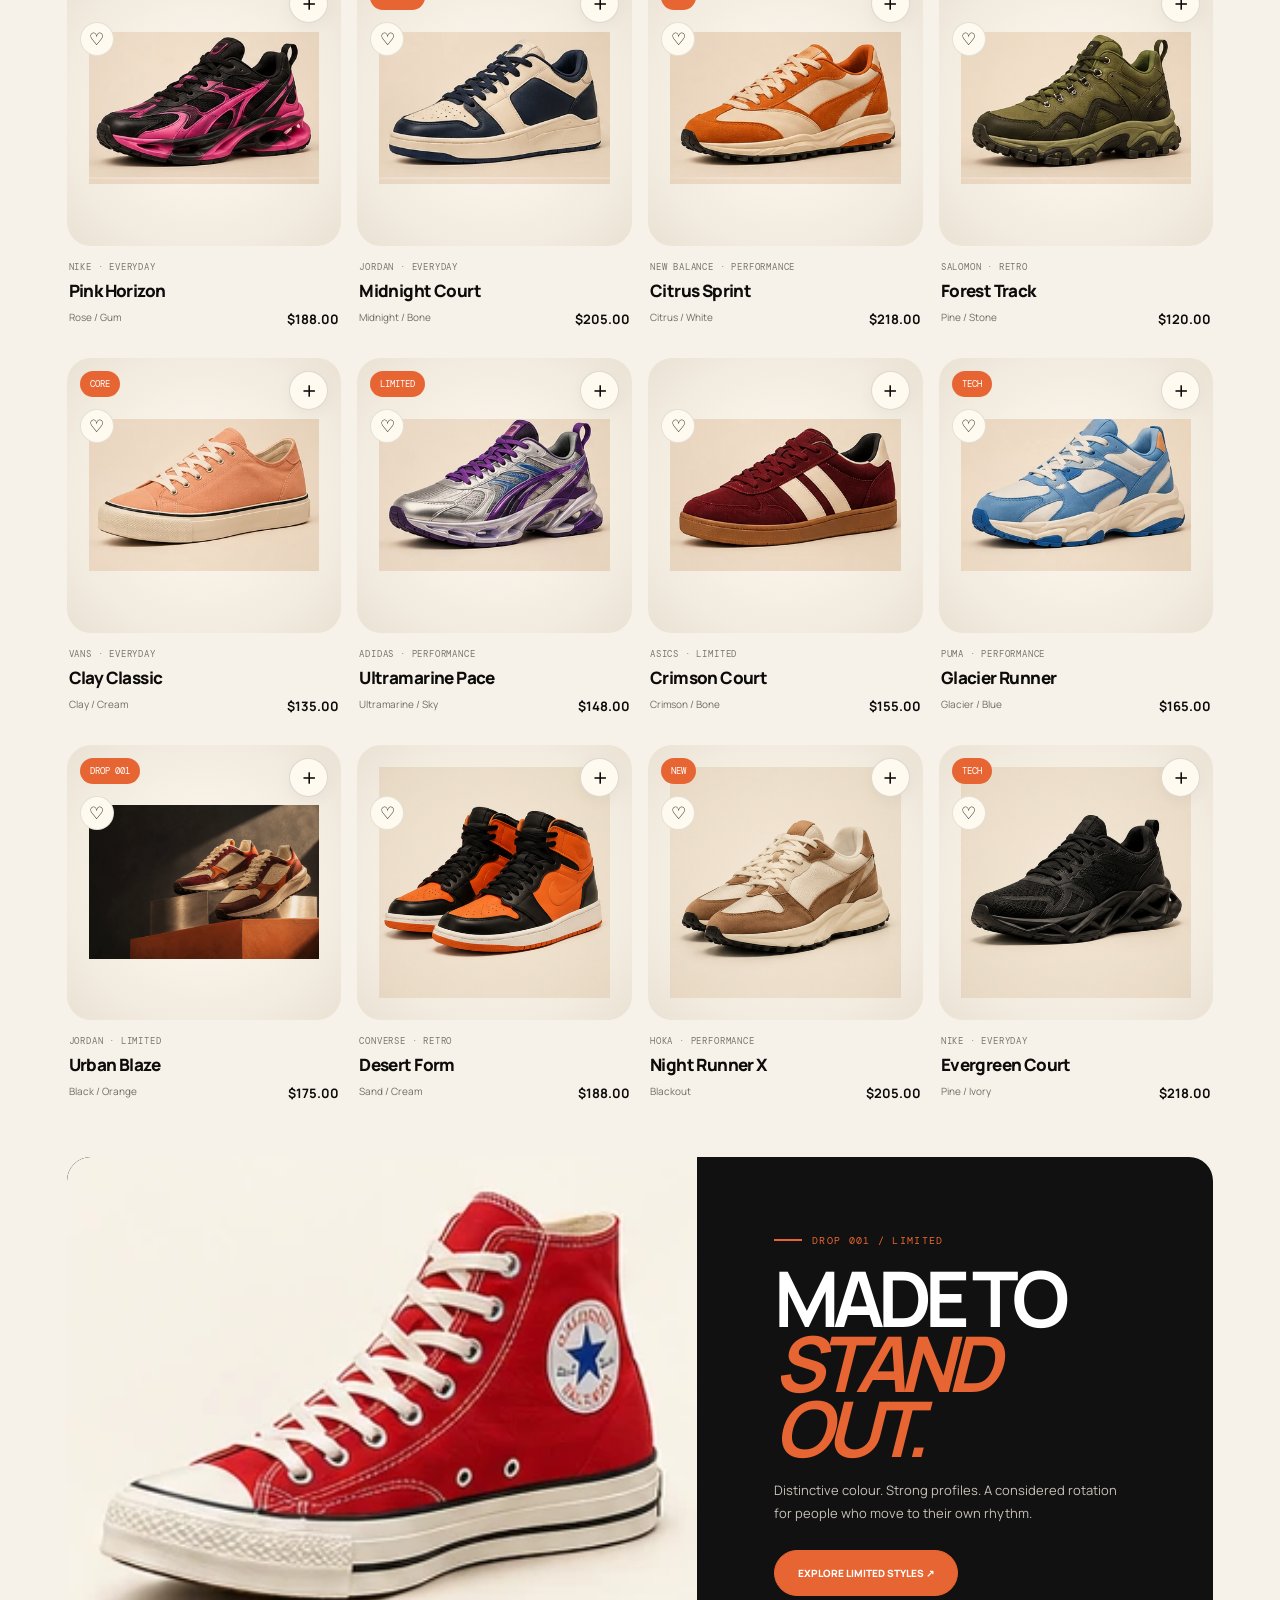
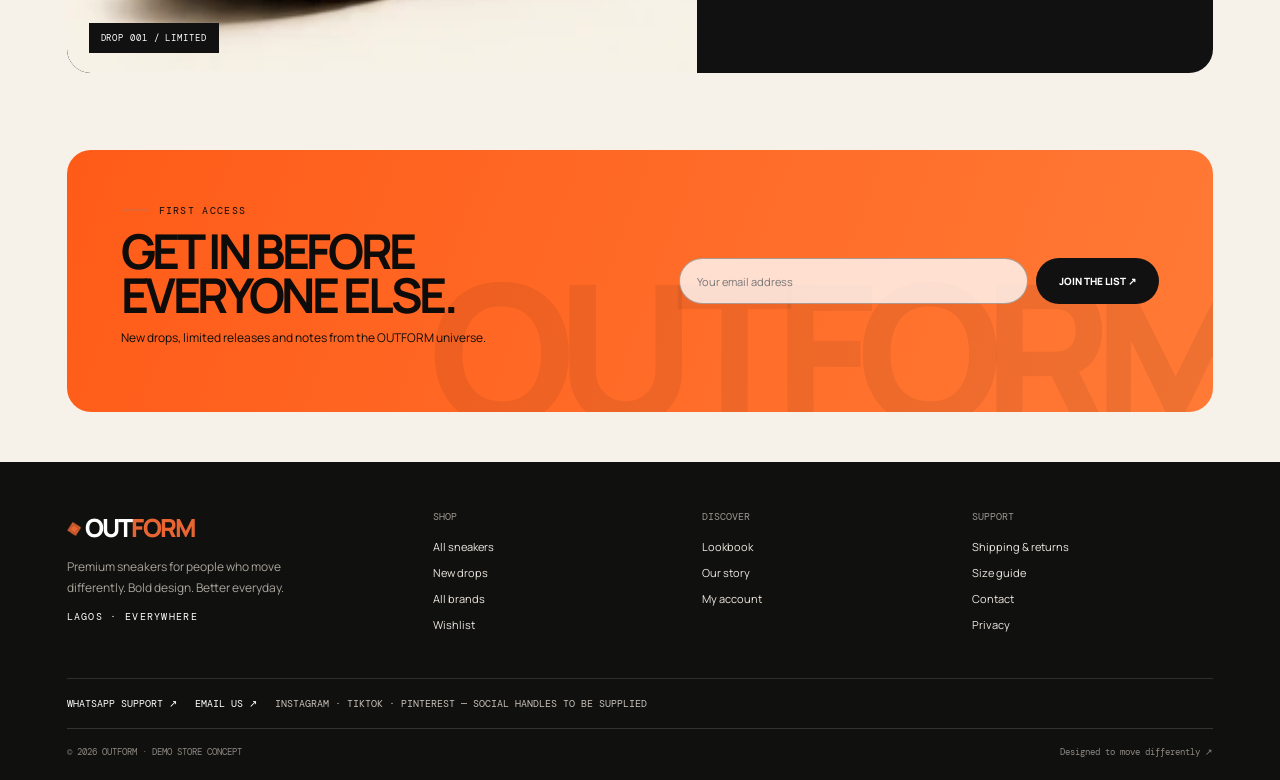
<file: collections.html>
<!doctype html><html lang="en"><head><meta charset="utf-8"><meta name="viewport" content="width=device-width, initial-scale=1"><meta name="theme-color" content="#11110f"><meta name="description" content="Premium sneakers. Bold design. Built for more."><title>Collections and Drops | OUTFORM</title><link rel="stylesheet" href="styles.css"></head><body data-page="collections"><div class="site-header"><div class="topbar"><span>CURATED SNEAKERS · MADE FOR YOUR ROTATION</span><span>WHATSAPP ORDER SUPPORT</span><span>LAGOS · EVERYWHERE</span></div><div class="header-main"><button class="menu-btn" data-menu aria-label="Toggle navigation" aria-expanded="false">☰</button><a class="brand" href="index.html">OUT<span>FORM</span></a><nav class="nav"><a href="index.html">Home</a><a href="shop.html">Shop</a><a href="brands.html">Brands</a><a href="collections.html">Collections</a><a href="lookbook.html">Lookbook</a><a href="about.html">Our story</a></nav><div class="header-actions"><a class="icon-btn hide-mobile" href="shop.html" aria-label="Search">⌕</a><a class="icon-btn hide-mobile" href="account.html" aria-label="Account">♙</a><a class="icon-btn" href="wishlist.html" aria-label="Wishlist">♡<span class="count" data-wish-count>0</span></a><a class="icon-btn" href="cart.html" aria-label="Shopping bag">▢<span class="count" data-cart-count>0</span></a></div></div></div><section class="page-hero"><div class="eyebrow">Curated for your rotation</div><h1>The drop<br><span>edit.</span></h1><p>Explore all 36 distinct silhouettes, colourways and profiles. From everyday court pairs to technical runners and limited statement drops, every card opens its own product page.</p></section><main class="section"><div class="section-top collection-count"><div><div class="eyebrow">The full edit</div><h2>36 <span>styles.</span></h2></div><a class="text-link" href="shop.html">Shop all sneakers ↗</a></div><div class="filters"><a class="filter active" href="shop.html">All products</a><a class="filter" href="shop.html?q=Limited">Limited drops</a><a class="filter" href="shop.html?q=Retro">Retro icons</a><a class="filter" href="shop.html?q=Performance">Performance</a></div><div class="product-grid" id="collectionProducts"></div><section class="drop-feature" style="margin-top:55px"><div class="drop-feature-image"><img src="assets/catalog-11.webp" alt="Black and neon lime performance high-top from the limited collection"><span>DROP 001 / LIMITED</span></div><div class="drop-feature-copy"><div class="eyebrow">Drop 001 / Limited</div><h2>Made to<br><span>stand out.</span></h2><p>Distinctive colour. Strong profiles. A considered rotation for people who move to their own rhythm.</p><a class="btn" href="shop.html?q=Limited">Explore limited styles ↗</a></div></section></main><section class="newsletter"><div><div class="eyebrow">First access</div><h2>Get in before<br>everyone else.</h2><p>New drops, limited releases and notes from the OUTFORM universe.</p></div><form class="email-form" data-newsletter><input type="email" required placeholder="Your email address" aria-label="Your email address"><button type="submit">Join the list ↗</button></form></section><footer class="footer"><div class="footer-main"><div class="footer-brand"><a class="brand" href="index.html">OUT<span>FORM</span></a><p>Premium sneakers for people who move differently. Bold design. Better everyday.</p><div class="mono">Lagos · Everywhere</div></div><div class="footer-col"><h4>Shop</h4><a href="shop.html">All sneakers</a><a href="collections.html">New drops</a><a href="brands.html">All brands</a><a href="wishlist.html">Wishlist</a></div><div class="footer-col"><h4>Discover</h4><a href="lookbook.html">Lookbook</a><a href="about.html">Our story</a><a href="account.html">My account</a></div><div class="footer-col"><h4>Support</h4><a href="shipping.html">Shipping & returns</a><a href="size-guide.html">Size guide</a><a href="contact.html">Contact</a><a href="privacy.html">Privacy</a></div></div><div class="footer-contact"><a href="https://wa.me/2349137902342" target="_blank" rel="noopener">WhatsApp support ↗</a><a href="mailto:itzavery57@gmail.com">Email us ↗</a><span>Instagram · TikTok · Pinterest — social handles to be supplied</span></div><div class="footer-bottom"><span>© <span data-year>2026</span> OUTFORM · DEMO STORE CONCEPT</span><span>Designed to move differently ↗</span></div></footer><div class="toast" id="toast" role="status"></div><script src="app.js"></script></body></html>
</file>
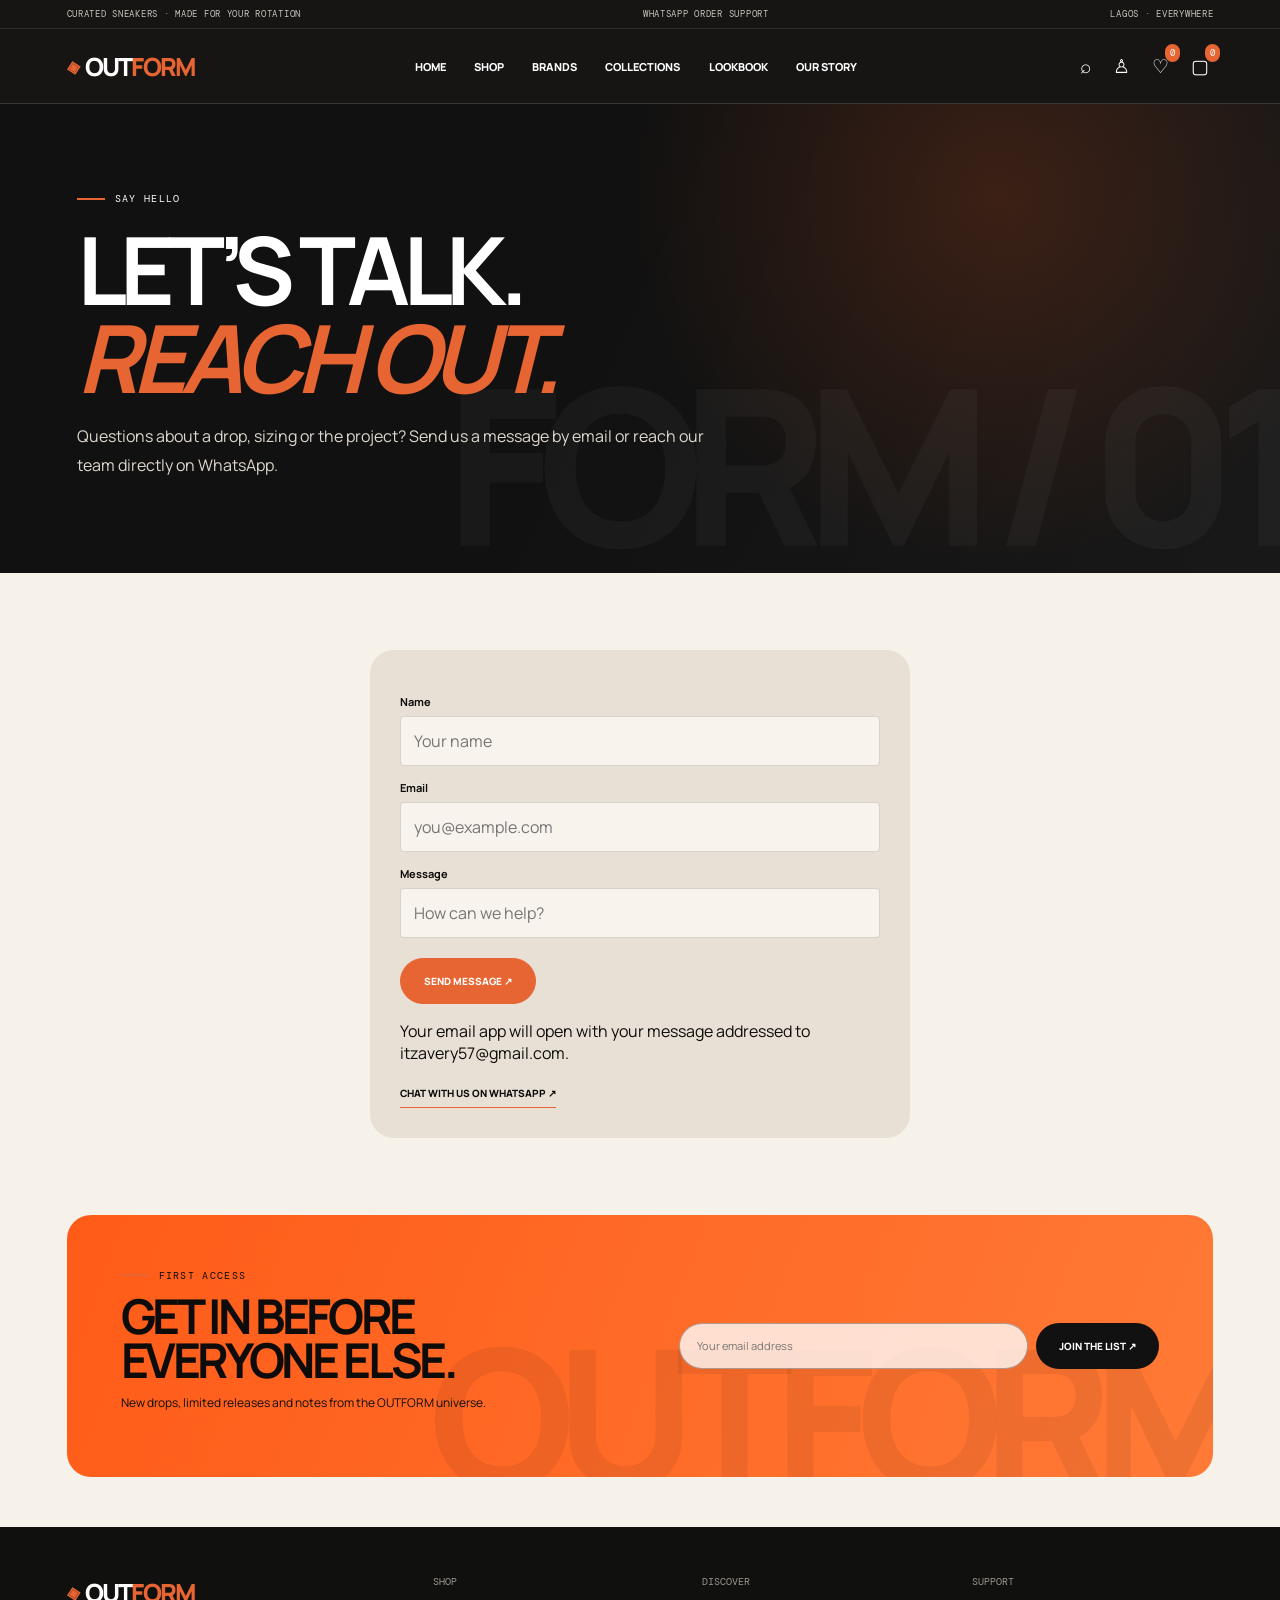
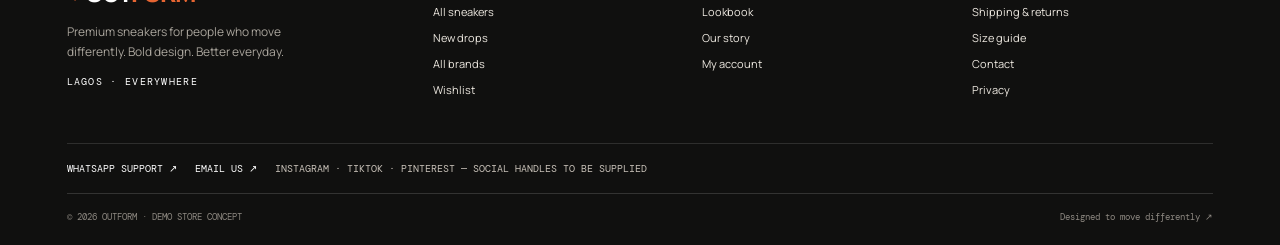
<file: contact.html>
<!doctype html><html lang="en"><head><meta charset="utf-8"><meta name="viewport" content="width=device-width, initial-scale=1"><meta name="theme-color" content="#11110f"><meta name="description" content="Premium sneakers. Bold design. Built for more."><title>Contact | OUTFORM</title><link rel="stylesheet" href="styles.css"></head><body data-page="utility"><div class="site-header"><div class="topbar"><span>CURATED SNEAKERS · MADE FOR YOUR ROTATION</span><span>WHATSAPP ORDER SUPPORT</span><span>LAGOS · EVERYWHERE</span></div><div class="header-main"><button class="menu-btn" data-menu aria-label="Toggle navigation" aria-expanded="false">☰</button><a class="brand" href="index.html">OUT<span>FORM</span></a><nav class="nav"><a href="index.html">Home</a><a href="shop.html">Shop</a><a href="brands.html">Brands</a><a href="collections.html">Collections</a><a href="lookbook.html">Lookbook</a><a href="about.html">Our story</a></nav><div class="header-actions"><a class="icon-btn hide-mobile" href="shop.html" aria-label="Search">⌕</a><a class="icon-btn hide-mobile" href="account.html" aria-label="Account">♙</a><a class="icon-btn" href="wishlist.html" aria-label="Wishlist">♡<span class="count" data-wish-count>0</span></a><a class="icon-btn" href="cart.html" aria-label="Shopping bag">▢<span class="count" data-cart-count>0</span></a></div></div></div><section class="page-hero"><div class="eyebrow">Say hello</div><h1>Let’s talk.<br><span>Reach out.</span></h1><p>Questions about a drop, sizing or the project? Send us a message by email or reach our team directly on WhatsApp.</p></section><main class="section"><div style="max-width:760px;margin:auto"><form class="account-box" id="contactDemo"><label for="contactName">Name</label><input id="contactName" required placeholder="Your name"><label for="contactEmail">Email</label><input id="contactEmail" type="email" required placeholder="you@example.com"><label for="message">Message</label><input id="message" required placeholder="How can we help?"><button class="btn" type="submit" style="margin-top:20px">Send message ↗</button><p>Your email app will open with your message addressed to itzavery57@gmail.com.</p><a class="text-link" href="https://wa.me/2349137902342" target="_blank" rel="noopener">Chat with us on WhatsApp ↗</a></form></div></main><section class="newsletter"><div><div class="eyebrow">First access</div><h2>Get in before<br>everyone else.</h2><p>New drops, limited releases and notes from the OUTFORM universe.</p></div><form class="email-form" data-newsletter><input type="email" required placeholder="Your email address" aria-label="Your email address"><button type="submit">Join the list ↗</button></form></section><footer class="footer"><div class="footer-main"><div class="footer-brand"><a class="brand" href="index.html">OUT<span>FORM</span></a><p>Premium sneakers for people who move differently. Bold design. Better everyday.</p><div class="mono">Lagos · Everywhere</div></div><div class="footer-col"><h4>Shop</h4><a href="shop.html">All sneakers</a><a href="collections.html">New drops</a><a href="brands.html">All brands</a><a href="wishlist.html">Wishlist</a></div><div class="footer-col"><h4>Discover</h4><a href="lookbook.html">Lookbook</a><a href="about.html">Our story</a><a href="account.html">My account</a></div><div class="footer-col"><h4>Support</h4><a href="shipping.html">Shipping & returns</a><a href="size-guide.html">Size guide</a><a href="contact.html">Contact</a><a href="privacy.html">Privacy</a></div></div><div class="footer-contact"><a href="https://wa.me/2349137902342" target="_blank" rel="noopener">WhatsApp support ↗</a><a href="mailto:itzavery57@gmail.com">Email us ↗</a><span>Instagram · TikTok · Pinterest — social handles to be supplied</span></div><div class="footer-bottom"><span>© <span data-year>2026</span> OUTFORM · DEMO STORE CONCEPT</span><span>Designed to move differently ↗</span></div></footer><div class="toast" id="toast" role="status"></div><script src="app.js"></script></body></html>
</file>
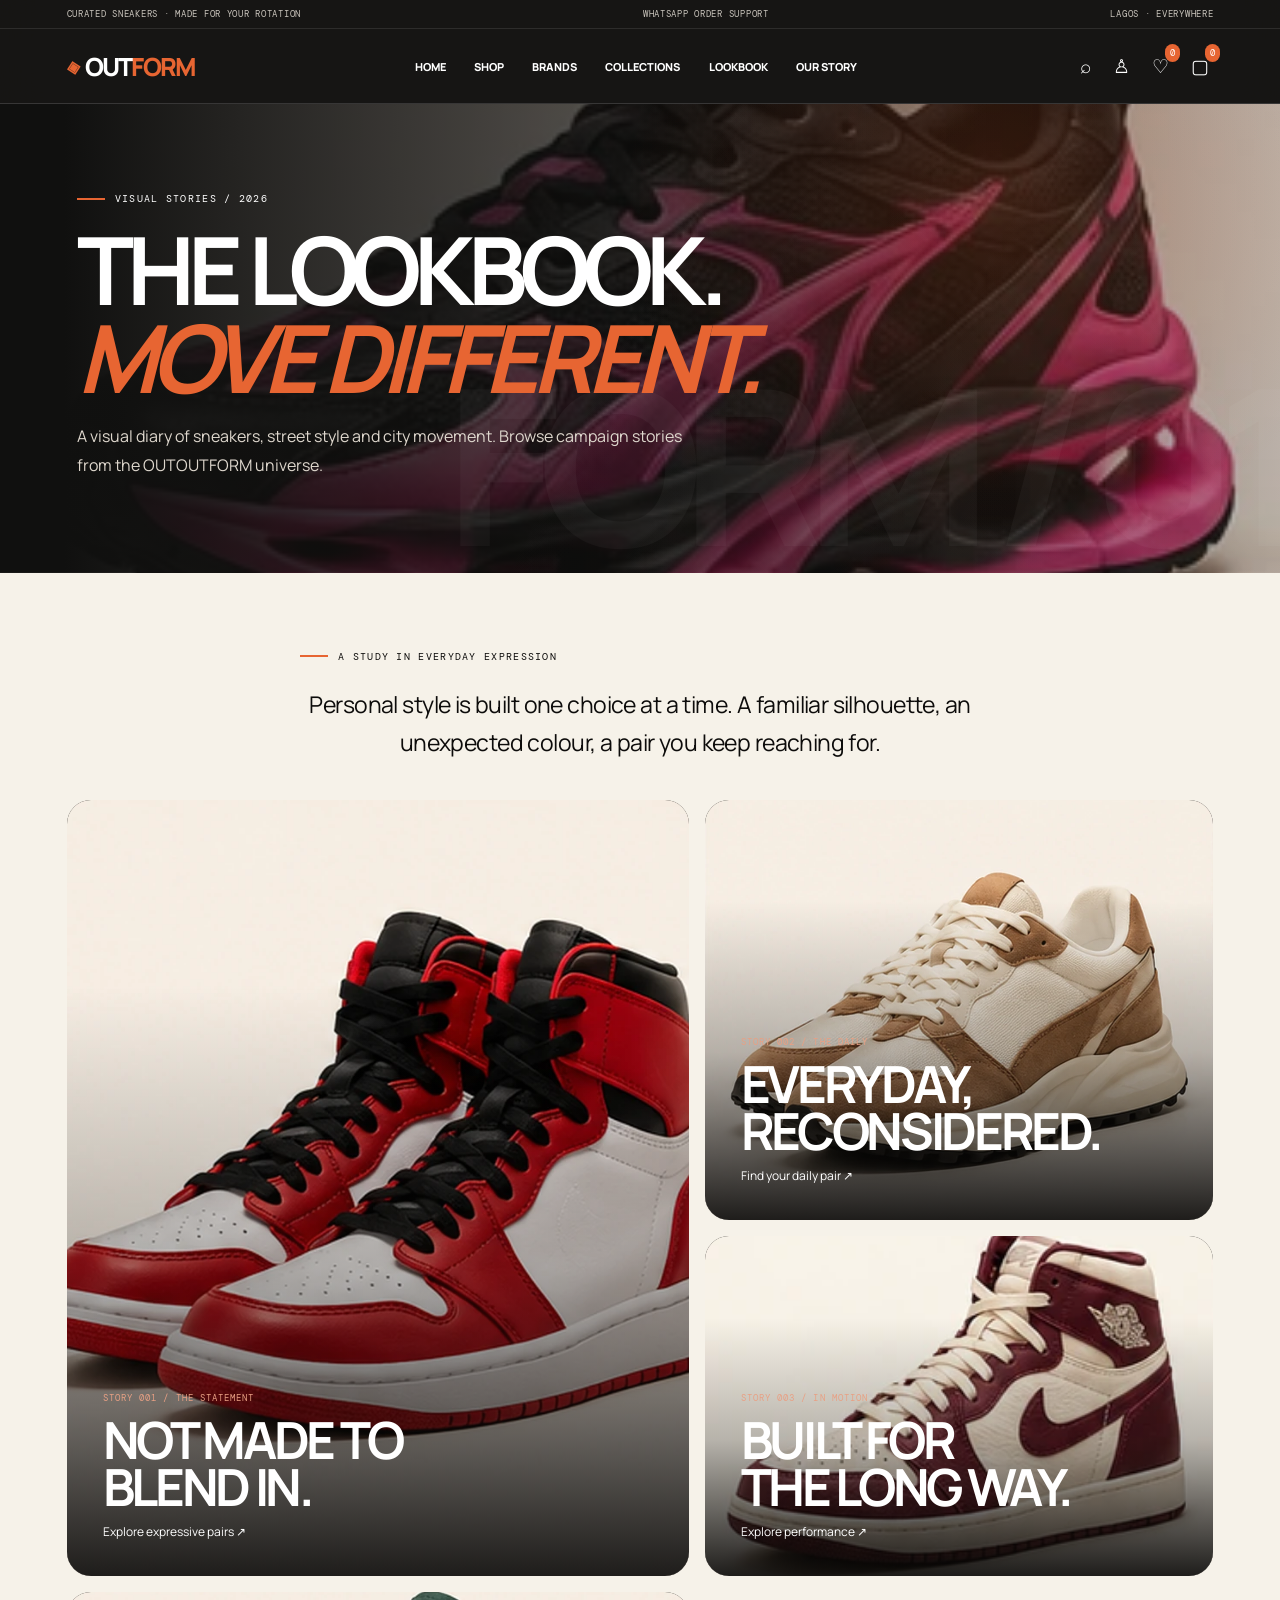
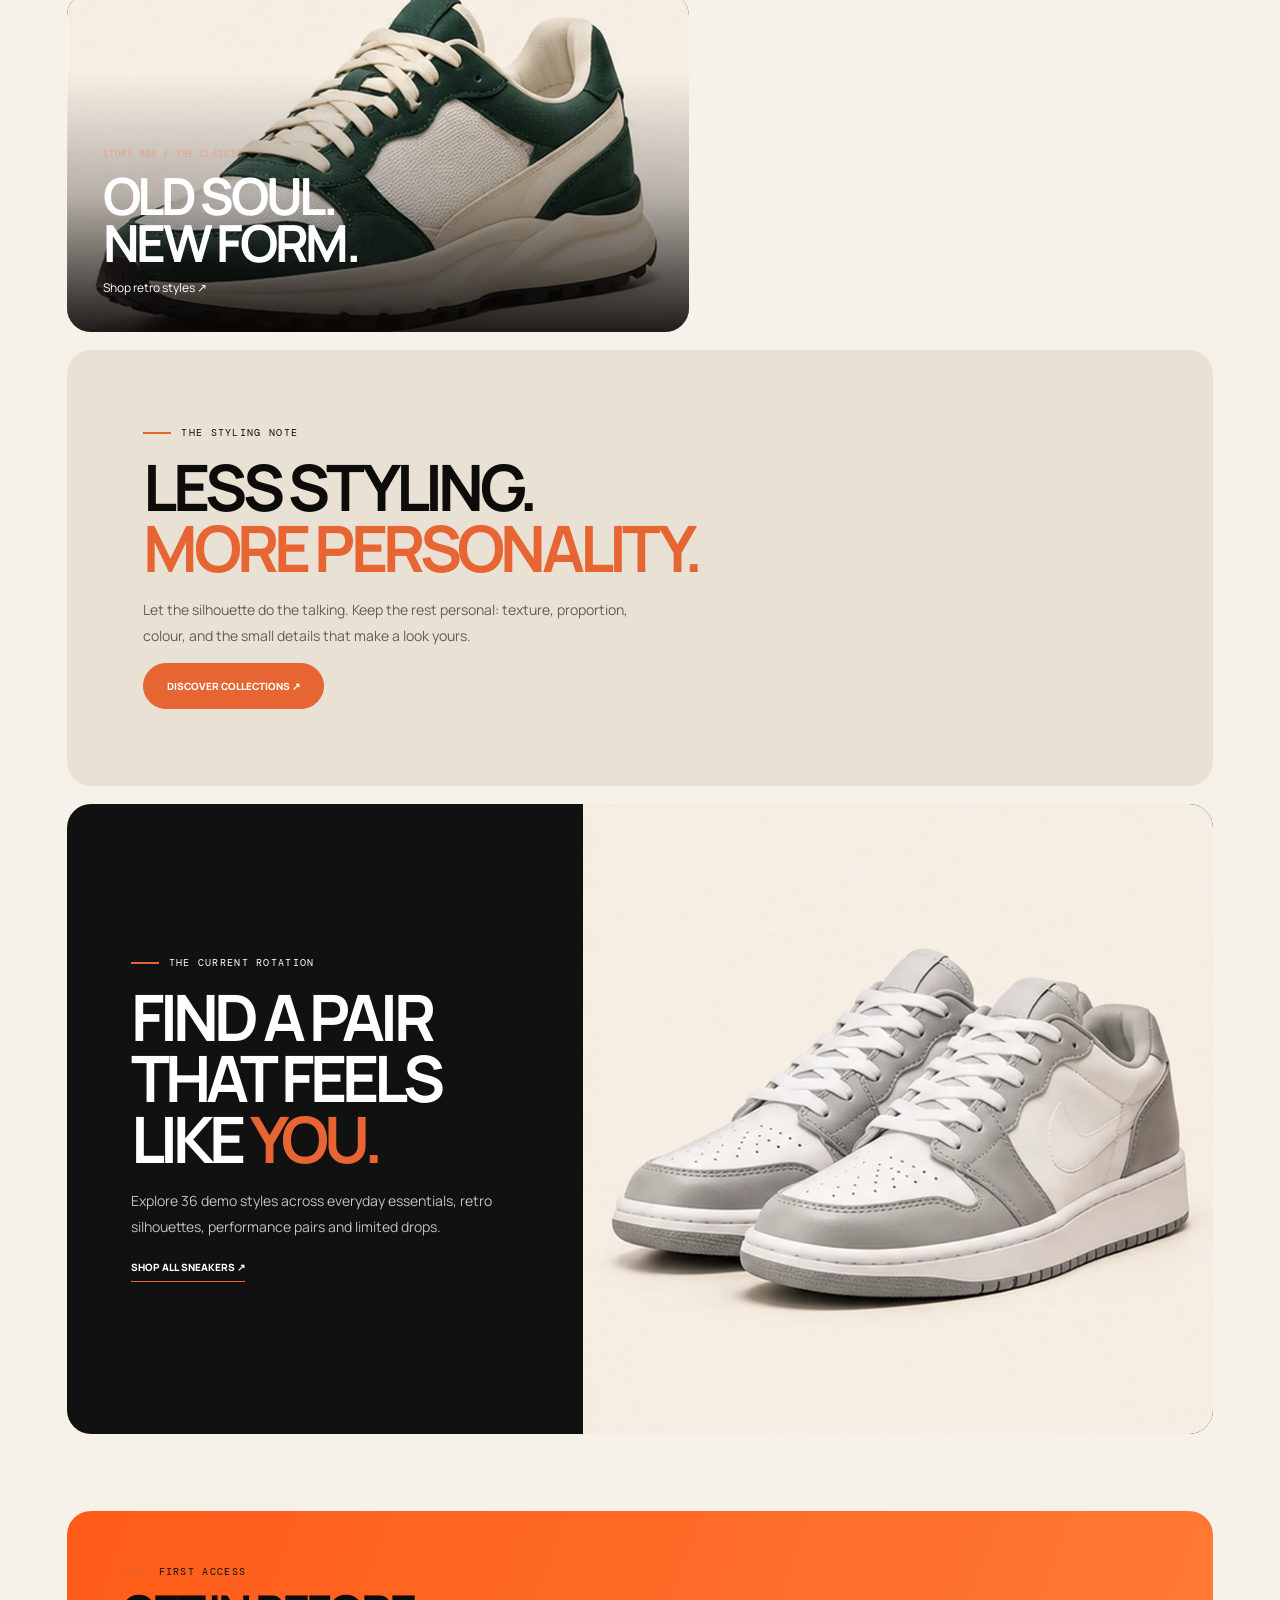
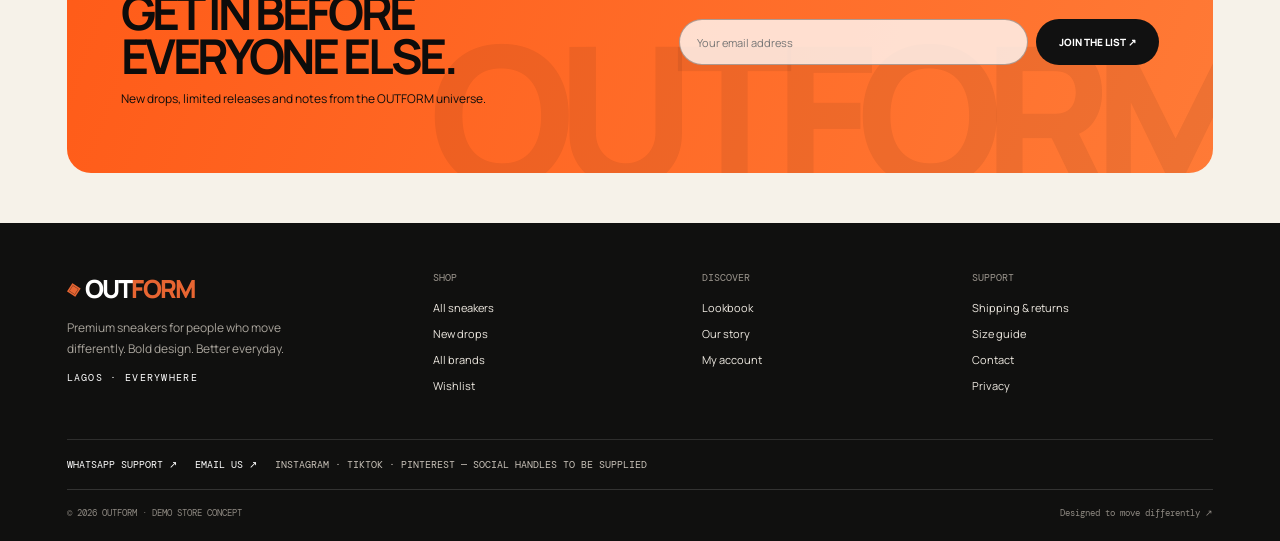
<file: lookbook.html>
<!doctype html><html lang="en"><head><meta charset="utf-8"><meta name="viewport" content="width=device-width, initial-scale=1"><meta name="theme-color" content="#11110f"><meta name="description" content="Premium sneakers. Bold design. Built for more."><title>Lookbook | OUTFORM</title><link rel="stylesheet" href="styles.css"></head><body data-page="lookbook"><div class="site-header"><div class="topbar"><span>CURATED SNEAKERS · MADE FOR YOUR ROTATION</span><span>WHATSAPP ORDER SUPPORT</span><span>LAGOS · EVERYWHERE</span></div><div class="header-main"><button class="menu-btn" data-menu aria-label="Toggle navigation" aria-expanded="false">☰</button><a class="brand" href="index.html">OUT<span>FORM</span></a><nav class="nav"><a href="index.html">Home</a><a href="shop.html">Shop</a><a href="brands.html">Brands</a><a href="collections.html">Collections</a><a href="lookbook.html">Lookbook</a><a href="about.html">Our story</a></nav><div class="header-actions"><a class="icon-btn hide-mobile" href="shop.html" aria-label="Search">⌕</a><a class="icon-btn hide-mobile" href="account.html" aria-label="Account">♙</a><a class="icon-btn" href="wishlist.html" aria-label="Wishlist">♡<span class="count" data-wish-count>0</span></a><a class="icon-btn" href="cart.html" aria-label="Shopping bag">▢<span class="count" data-cart-count>0</span></a></div></div></div><section class="page-hero"><div class="eyebrow">Visual stories / 2026</div><h1>The lookbook.<br><span>Move different.</span></h1><p>A visual diary of sneakers, street style and city movement. Browse campaign stories from the OUTOUTFORM universe.</p></section><main class="section lookbook-main">
<div class="lookbook-lede"><div class="eyebrow">A study in everyday expression</div><p>Personal style is built one choice at a time. A familiar silhouette, an unexpected colour, a pair you keep reaching for.</p></div>
<div class="lookbook-mosaic">
<a class="lookbook-panel lookbook-panel-large" href="shop.html?q=Limited"><img src="assets/board-06.webp" alt="Red and white high-top sneaker in an editorial studio setup" loading="lazy"><span class="lookbook-caption"><small>STORY 001 / THE STATEMENT</small><strong>Not made to<br>blend in.</strong><i>Explore expressive pairs ↗</i></span></a>
<a class="lookbook-panel lookbook-panel-tall" href="shop.html?q=Everyday"><img src="assets/board-03.webp" alt="Neutral suede sneaker in warm natural light" loading="lazy"><span class="lookbook-caption"><small>STORY 002 / THE DAILY</small><strong>Everyday,<br>reconsidered.</strong><i>Find your daily pair ↗</i></span></a>
<a class="lookbook-panel" href="shop.html?q=Performance"><img src="assets/catalog-06.webp" alt="Teal performance trail sneaker with orange details" loading="lazy"><span class="lookbook-caption"><small>STORY 003 / IN MOTION</small><strong>Built for<br>the long way.</strong><i>Explore performance ↗</i></span></a>
<a class="lookbook-panel" href="shop.html?q=Retro"><img src="assets/board-05.webp" alt="Forest green and cream sneaker editorial" loading="lazy"><span class="lookbook-caption"><small>STORY 004 / THE CLASSIC</small><strong>Old soul.<br>New form.</strong><i>Shop retro styles ↗</i></span></a>
</div>
<section class="lookbook-manifesto"><div class="eyebrow">The styling note</div><h2>Less styling.<br><em>More personality.</em></h2><p>Let the silhouette do the talking. Keep the rest personal: texture, proportion, colour, and the small details that make a look yours.</p><a class="btn" href="collections.html">Discover collections ↗</a></section>
<section class="lookbook-product-feature"><div><div class="eyebrow">The current rotation</div><h2>Find a pair<br>that feels like <em>you.</em></h2><p>Explore 36 demo styles across everyday essentials, retro silhouettes, performance pairs and limited drops.</p><a class="text-link" href="shop.html">Shop all sneakers ↗</a></div><img src="assets/board-01.webp" alt="Black performance sneaker against a warm neutral backdrop" loading="lazy"></section>
</main><section class="newsletter"><div><div class="eyebrow">First access</div><h2>Get in before<br>everyone else.</h2><p>New drops, limited releases and notes from the OUTFORM universe.</p></div><form class="email-form" data-newsletter><input type="email" required placeholder="Your email address" aria-label="Your email address"><button type="submit">Join the list ↗</button></form></section><footer class="footer"><div class="footer-main"><div class="footer-brand"><a class="brand" href="index.html">OUT<span>FORM</span></a><p>Premium sneakers for people who move differently. Bold design. Better everyday.</p><div class="mono">Lagos · Everywhere</div></div><div class="footer-col"><h4>Shop</h4><a href="shop.html">All sneakers</a><a href="collections.html">New drops</a><a href="brands.html">All brands</a><a href="wishlist.html">Wishlist</a></div><div class="footer-col"><h4>Discover</h4><a href="lookbook.html">Lookbook</a><a href="about.html">Our story</a><a href="account.html">My account</a></div><div class="footer-col"><h4>Support</h4><a href="shipping.html">Shipping & returns</a><a href="size-guide.html">Size guide</a><a href="contact.html">Contact</a><a href="privacy.html">Privacy</a></div></div><div class="footer-contact"><a href="https://wa.me/2349137902342" target="_blank" rel="noopener">WhatsApp support ↗</a><a href="mailto:itzavery57@gmail.com">Email us ↗</a><span>Instagram · TikTok · Pinterest — social handles to be supplied</span></div><div class="footer-bottom"><span>© <span data-year>2026</span> OUTFORM · DEMO STORE CONCEPT</span><span>Designed to move differently ↗</span></div></footer><div class="toast" id="toast" role="status"></div><script src="app.js"></script></body></html>
</file>
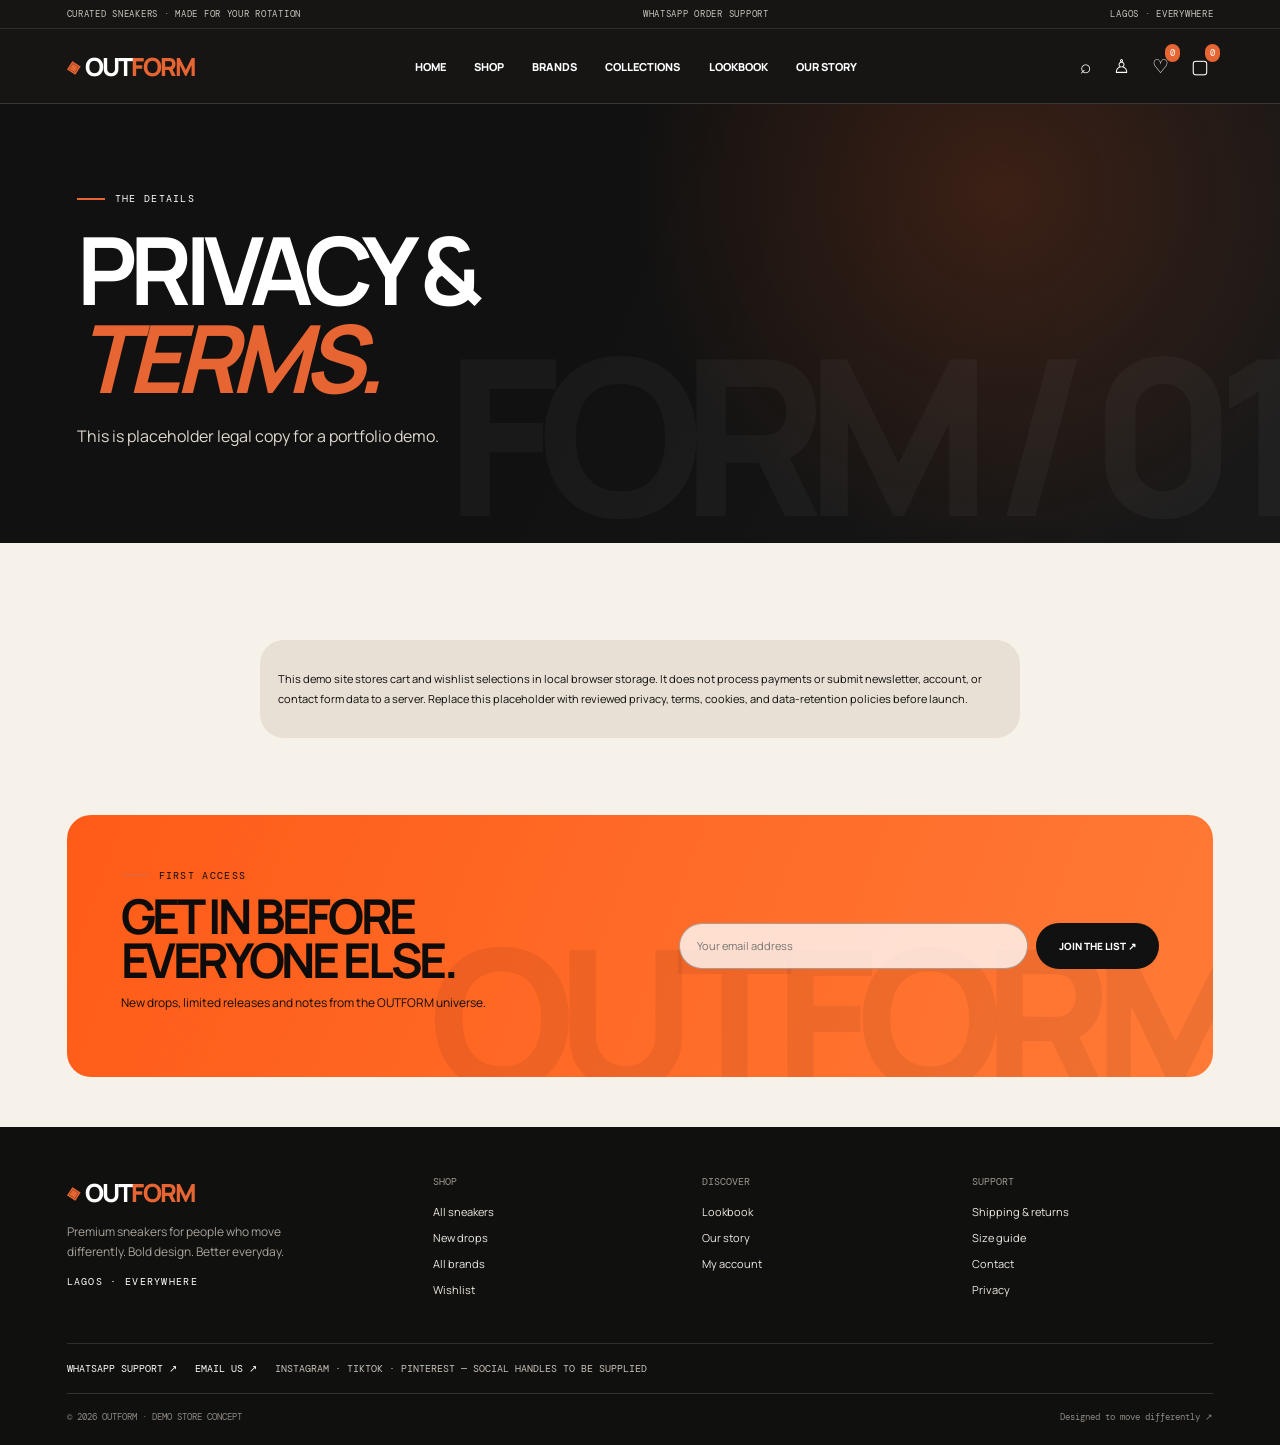
<file: privacy.html>
<!doctype html><html lang="en"><head><meta charset="utf-8"><meta name="viewport" content="width=device-width, initial-scale=1"><meta name="theme-color" content="#11110f"><meta name="description" content="Premium sneakers. Bold design. Built for more."><title>Privacy | OUTFORM</title><link rel="stylesheet" href="styles.css"></head><body data-page="utility"><div class="site-header"><div class="topbar"><span>CURATED SNEAKERS · MADE FOR YOUR ROTATION</span><span>WHATSAPP ORDER SUPPORT</span><span>LAGOS · EVERYWHERE</span></div><div class="header-main"><button class="menu-btn" data-menu aria-label="Toggle navigation" aria-expanded="false">☰</button><a class="brand" href="index.html">OUT<span>FORM</span></a><nav class="nav"><a href="index.html">Home</a><a href="shop.html">Shop</a><a href="brands.html">Brands</a><a href="collections.html">Collections</a><a href="lookbook.html">Lookbook</a><a href="about.html">Our story</a></nav><div class="header-actions"><a class="icon-btn hide-mobile" href="shop.html" aria-label="Search">⌕</a><a class="icon-btn hide-mobile" href="account.html" aria-label="Account">♙</a><a class="icon-btn" href="wishlist.html" aria-label="Wishlist">♡<span class="count" data-wish-count>0</span></a><a class="icon-btn" href="cart.html" aria-label="Shopping bag">▢<span class="count" data-cart-count>0</span></a></div></div></div><section class="page-hero"><div class="eyebrow">The details</div><h1>Privacy &<br><span>terms.</span></h1><p>This is placeholder legal copy for a portfolio demo.</p></section><main class="section"><div style="max-width:760px;margin:auto"><div class="notice"><p>This demo site stores cart and wishlist selections in local browser storage. It does not process payments or submit newsletter, account, or contact form data to a server. Replace this placeholder with reviewed privacy, terms, cookies, and data-retention policies before launch.</p></div></div></main><section class="newsletter"><div><div class="eyebrow">First access</div><h2>Get in before<br>everyone else.</h2><p>New drops, limited releases and notes from the OUTFORM universe.</p></div><form class="email-form" data-newsletter><input type="email" required placeholder="Your email address" aria-label="Your email address"><button type="submit">Join the list ↗</button></form></section><footer class="footer"><div class="footer-main"><div class="footer-brand"><a class="brand" href="index.html">OUT<span>FORM</span></a><p>Premium sneakers for people who move differently. Bold design. Better everyday.</p><div class="mono">Lagos · Everywhere</div></div><div class="footer-col"><h4>Shop</h4><a href="shop.html">All sneakers</a><a href="collections.html">New drops</a><a href="brands.html">All brands</a><a href="wishlist.html">Wishlist</a></div><div class="footer-col"><h4>Discover</h4><a href="lookbook.html">Lookbook</a><a href="about.html">Our story</a><a href="account.html">My account</a></div><div class="footer-col"><h4>Support</h4><a href="shipping.html">Shipping & returns</a><a href="size-guide.html">Size guide</a><a href="contact.html">Contact</a><a href="privacy.html">Privacy</a></div></div><div class="footer-contact"><a href="https://wa.me/2349137902342" target="_blank" rel="noopener">WhatsApp support ↗</a><a href="mailto:itzavery57@gmail.com">Email us ↗</a><span>Instagram · TikTok · Pinterest — social handles to be supplied</span></div><div class="footer-bottom"><span>© <span data-year>2026</span> OUTFORM · DEMO STORE CONCEPT</span><span>Designed to move differently ↗</span></div></footer><div class="toast" id="toast" role="status"></div><script src="app.js"></script></body></html>
</file>
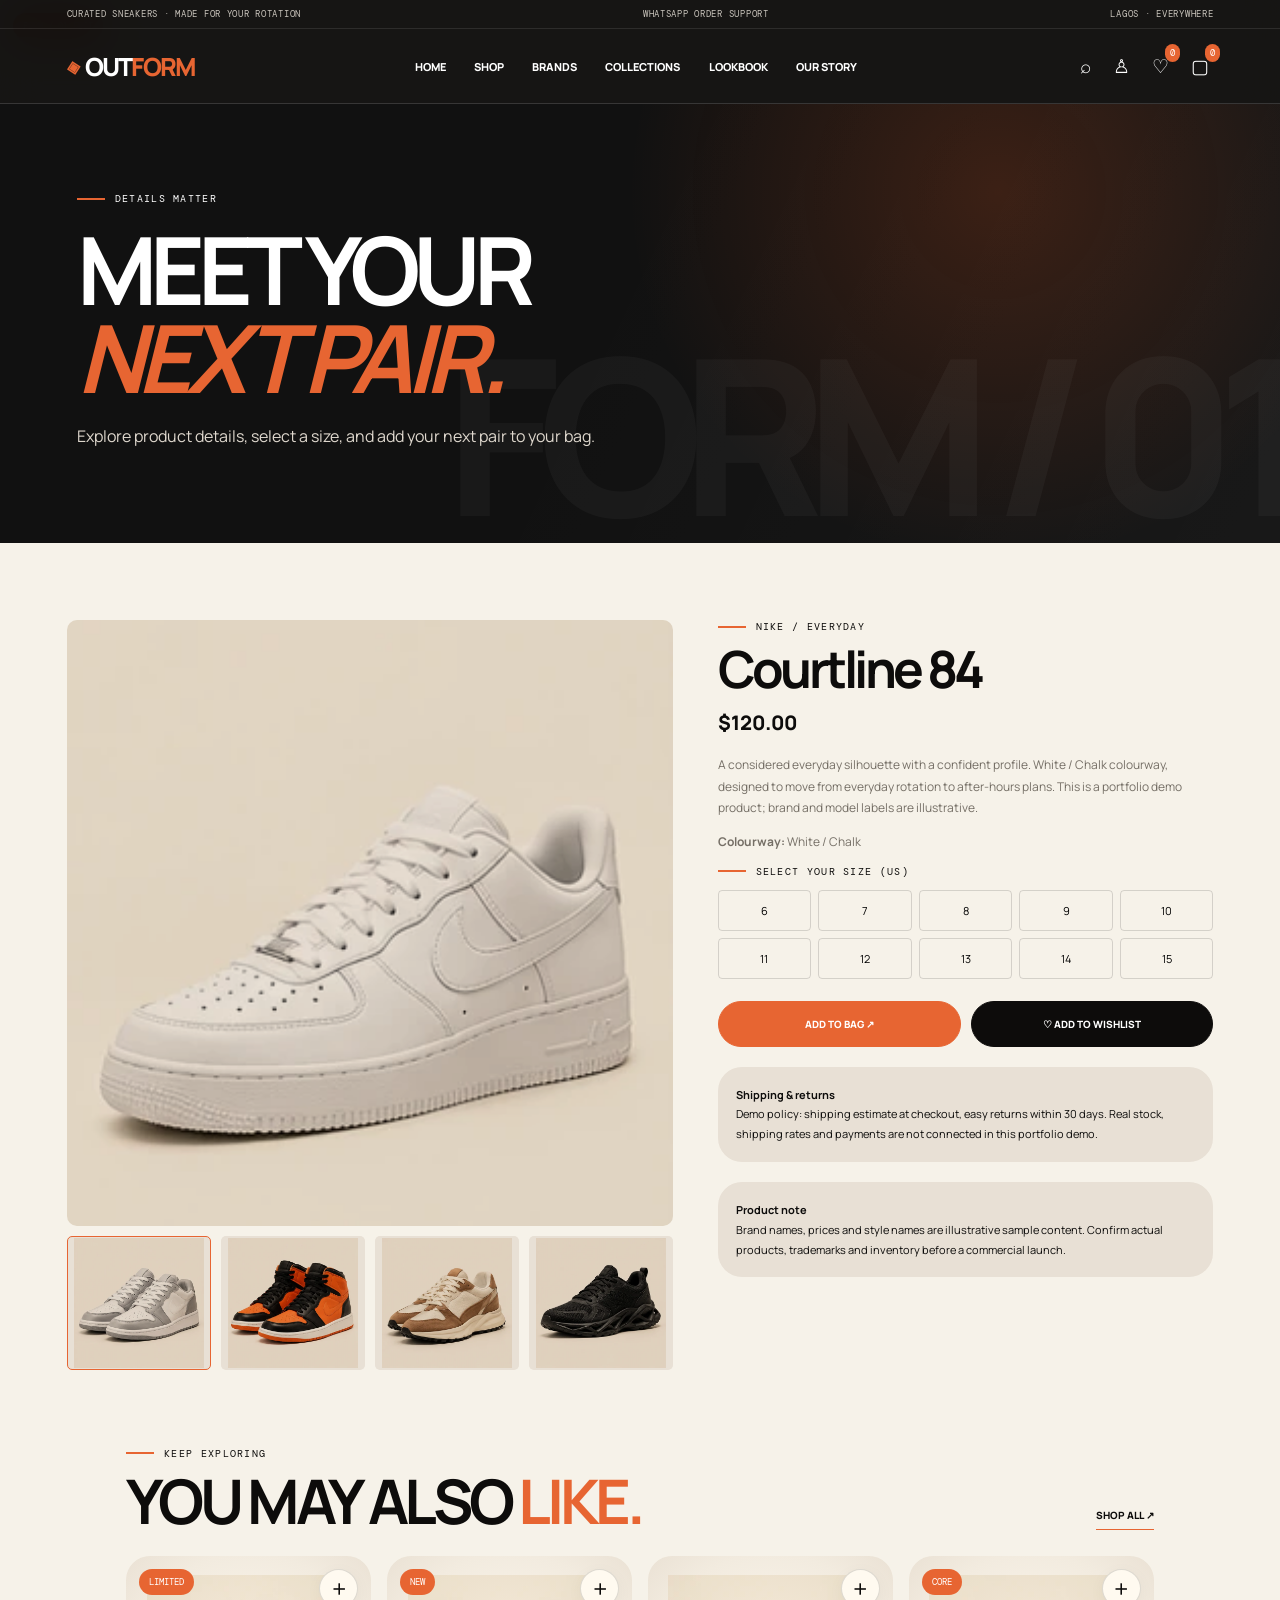
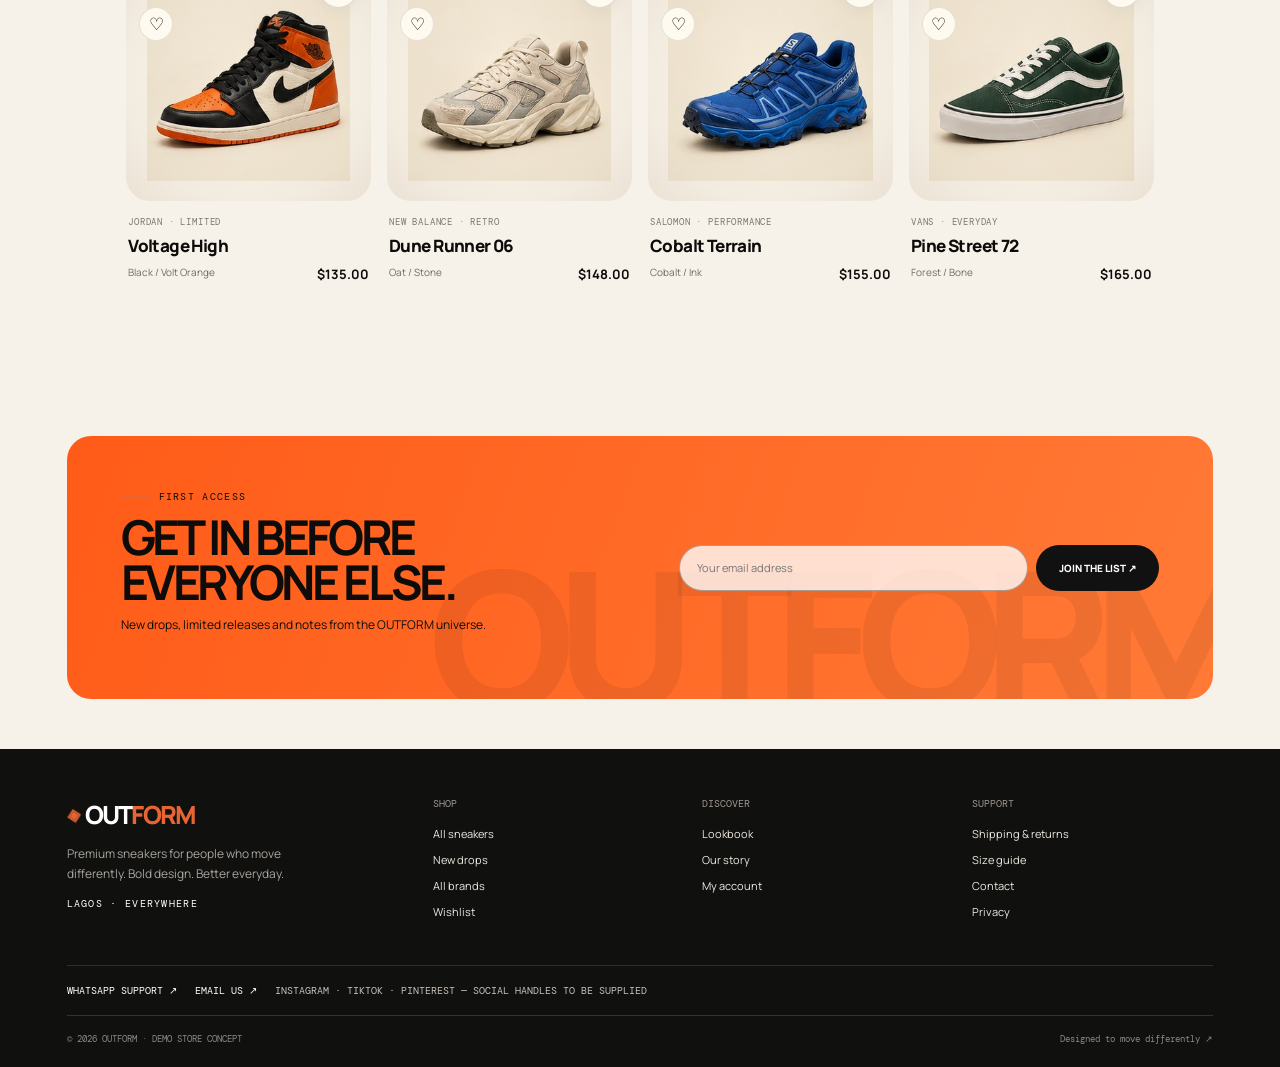
<file: product.html>
<!doctype html><html lang="en"><head><meta charset="utf-8"><meta name="viewport" content="width=device-width, initial-scale=1"><meta name="theme-color" content="#11110f"><meta name="description" content="Premium sneakers. Bold design. Built for more."><title>Product Details | OUTFORM</title><link rel="stylesheet" href="styles.css"></head><body data-page="product"><div class="site-header"><div class="topbar"><span>CURATED SNEAKERS · MADE FOR YOUR ROTATION</span><span>WHATSAPP ORDER SUPPORT</span><span>LAGOS · EVERYWHERE</span></div><div class="header-main"><button class="menu-btn" data-menu aria-label="Toggle navigation" aria-expanded="false">☰</button><a class="brand" href="index.html">OUT<span>FORM</span></a><nav class="nav"><a href="index.html">Home</a><a href="shop.html">Shop</a><a href="brands.html">Brands</a><a href="collections.html">Collections</a><a href="lookbook.html">Lookbook</a><a href="about.html">Our story</a></nav><div class="header-actions"><a class="icon-btn hide-mobile" href="shop.html" aria-label="Search">⌕</a><a class="icon-btn hide-mobile" href="account.html" aria-label="Account">♙</a><a class="icon-btn" href="wishlist.html" aria-label="Wishlist">♡<span class="count" data-wish-count>0</span></a><a class="icon-btn" href="cart.html" aria-label="Shopping bag">▢<span class="count" data-cart-count>0</span></a></div></div></div><section class="page-hero"><div class="eyebrow">Details matter</div><h1>Meet your<br><span>next pair.</span></h1><p>Explore product details, select a size, and add your next pair to your bag.</p></section><main class="section"><div class="product-detail"><div><div class="detail-main"><img id="detailImage" src="assets/shoe-01.webp" alt="Sneaker product image"></div><div class="detail-thumbs"><button class="active"><img src="assets/shoe-01.webp" alt="Product angle"></button><button><img src="assets/shoe-02.webp" alt="Alternate sneaker"></button><button><img src="assets/shoe-03.webp" alt="Sneaker material inspiration"></button><button><img src="assets/shoe-04.webp" alt="Sneaker side profile"></button></div></div><div class="detail-copy"><div class="eyebrow" id="detailBrand">OUTFORM</div><span class="product-badge" id="detailBadge">NEW DROP</span><h2 id="detailName">Air Flex Runner</h2><div class="detail-price" id="detailPrice">$140.00</div><p id="detailDescription">A considered everyday silhouette with a confident profile.</p><p><strong>Colourway:</strong> <span id="detailColor">Cloud / Grey</span></p><div class="eyebrow">Select your size (US)</div><div class="size-grid"><button data-size>6</button><button data-size>7</button><button data-size>8</button><button data-size>9</button><button data-size>10</button><button data-size>11</button><button data-size>12</button><button data-size>13</button><button data-size>14</button><button data-size>15</button></div><div class="detail-buy"><button class="btn" id="detailAdd">Add to bag ↗</button><button class="btn btn-dark" id="detailWish">♡ Add to wishlist</button></div><div class="notice"><strong>Shipping & returns</strong><br>Demo policy: shipping estimate at checkout, easy returns within 30 days. Real stock, shipping rates and payments are not connected in this portfolio demo.</div><div class="notice"><strong>Product note</strong><br>Brand names, prices and style names are illustrative sample content. Confirm actual products, trademarks and inventory before a commercial launch.</div></div></div><section class="section"><div class="section-top"><div><div class="eyebrow">Keep exploring</div><h2>You may also <span>like.</span></h2></div><a class="text-link" href="shop.html">Shop all ↗</a></div><div class="product-grid" id="relatedProducts"></div></section></main><section class="newsletter"><div><div class="eyebrow">First access</div><h2>Get in before<br>everyone else.</h2><p>New drops, limited releases and notes from the OUTFORM universe.</p></div><form class="email-form" data-newsletter><input type="email" required placeholder="Your email address" aria-label="Your email address"><button type="submit">Join the list ↗</button></form></section><footer class="footer"><div class="footer-main"><div class="footer-brand"><a class="brand" href="index.html">OUT<span>FORM</span></a><p>Premium sneakers for people who move differently. Bold design. Better everyday.</p><div class="mono">Lagos · Everywhere</div></div><div class="footer-col"><h4>Shop</h4><a href="shop.html">All sneakers</a><a href="collections.html">New drops</a><a href="brands.html">All brands</a><a href="wishlist.html">Wishlist</a></div><div class="footer-col"><h4>Discover</h4><a href="lookbook.html">Lookbook</a><a href="about.html">Our story</a><a href="account.html">My account</a></div><div class="footer-col"><h4>Support</h4><a href="shipping.html">Shipping & returns</a><a href="size-guide.html">Size guide</a><a href="contact.html">Contact</a><a href="privacy.html">Privacy</a></div></div><div class="footer-contact"><a href="https://wa.me/2349137902342" target="_blank" rel="noopener">WhatsApp support ↗</a><a href="mailto:itzavery57@gmail.com">Email us ↗</a><span>Instagram · TikTok · Pinterest — social handles to be supplied</span></div><div class="footer-bottom"><span>© <span data-year>2026</span> OUTFORM · DEMO STORE CONCEPT</span><span>Designed to move differently ↗</span></div></footer><div class="toast" id="toast" role="status"></div><script src="app.js"></script></body></html>
</file>
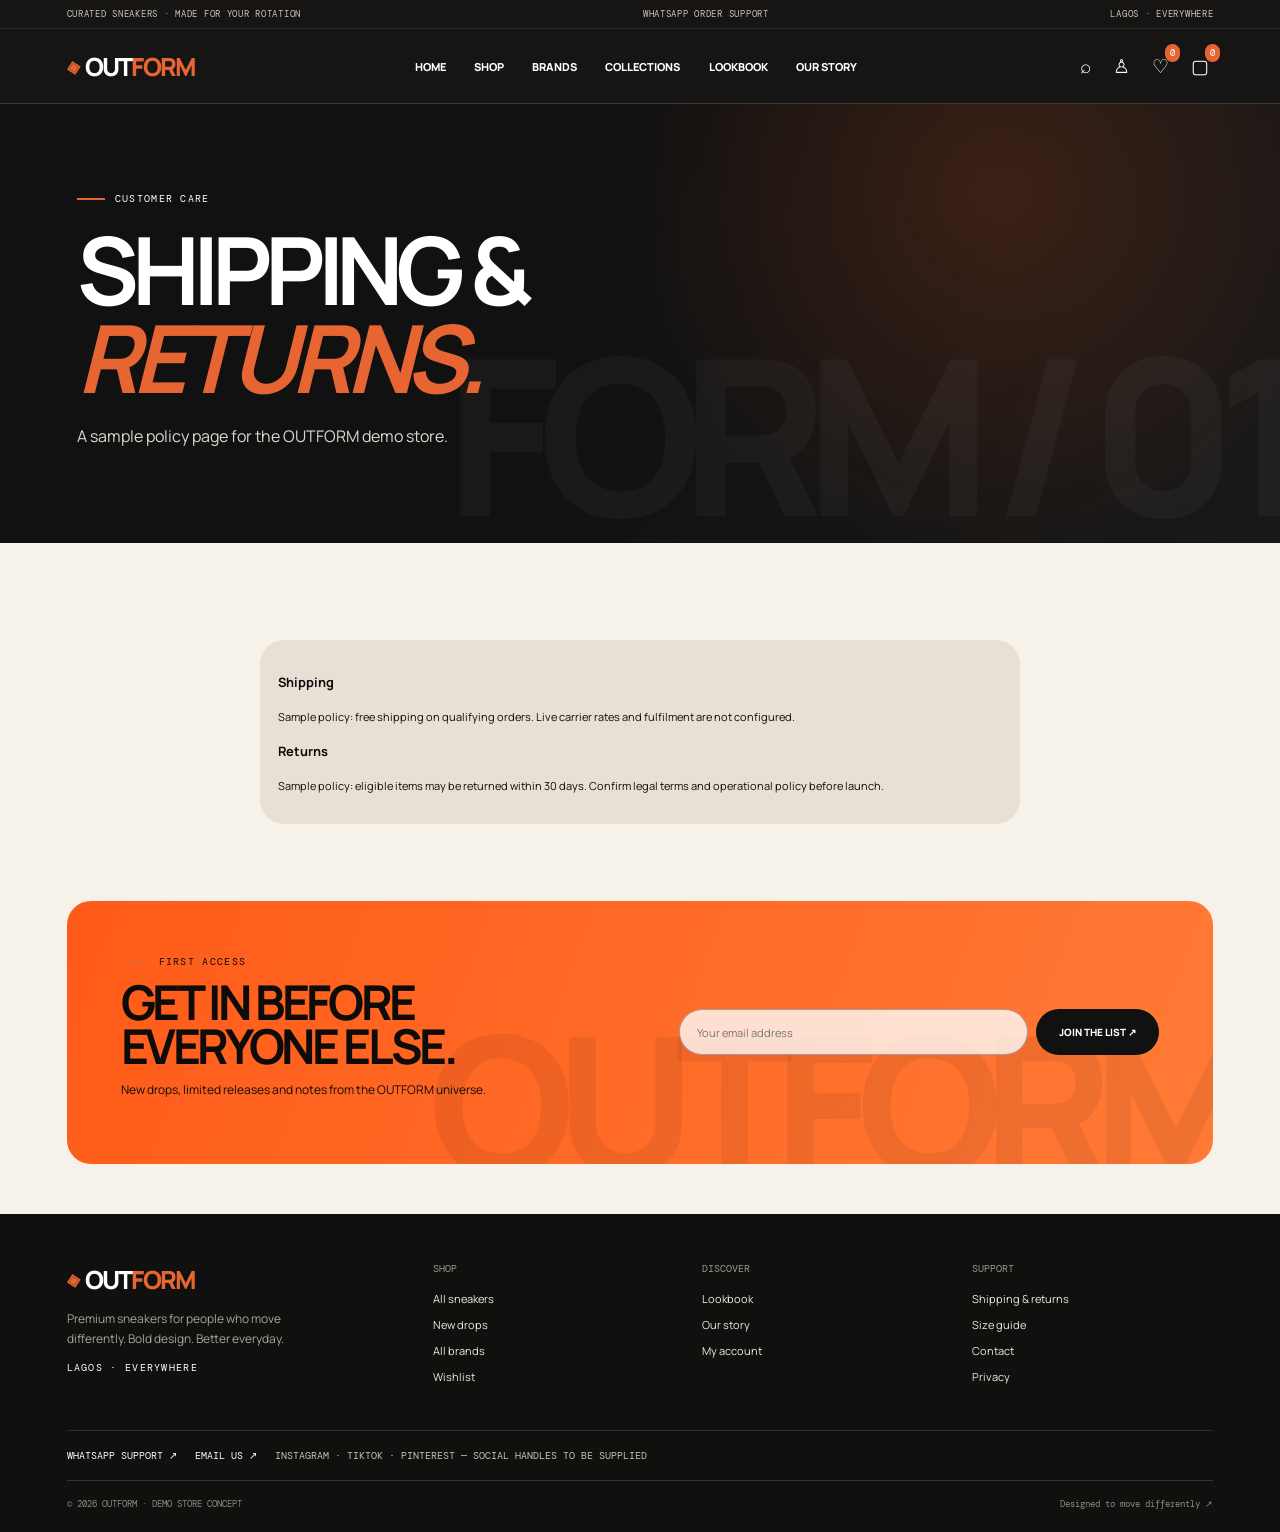
<file: shipping.html>
<!doctype html><html lang="en"><head><meta charset="utf-8"><meta name="viewport" content="width=device-width, initial-scale=1"><meta name="theme-color" content="#11110f"><meta name="description" content="Premium sneakers. Bold design. Built for more."><title>Shipping & Returns | OUTFORM</title><link rel="stylesheet" href="styles.css"></head><body data-page="utility"><div class="site-header"><div class="topbar"><span>CURATED SNEAKERS · MADE FOR YOUR ROTATION</span><span>WHATSAPP ORDER SUPPORT</span><span>LAGOS · EVERYWHERE</span></div><div class="header-main"><button class="menu-btn" data-menu aria-label="Toggle navigation" aria-expanded="false">☰</button><a class="brand" href="index.html">OUT<span>FORM</span></a><nav class="nav"><a href="index.html">Home</a><a href="shop.html">Shop</a><a href="brands.html">Brands</a><a href="collections.html">Collections</a><a href="lookbook.html">Lookbook</a><a href="about.html">Our story</a></nav><div class="header-actions"><a class="icon-btn hide-mobile" href="shop.html" aria-label="Search">⌕</a><a class="icon-btn hide-mobile" href="account.html" aria-label="Account">♙</a><a class="icon-btn" href="wishlist.html" aria-label="Wishlist">♡<span class="count" data-wish-count>0</span></a><a class="icon-btn" href="cart.html" aria-label="Shopping bag">▢<span class="count" data-cart-count>0</span></a></div></div></div><section class="page-hero"><div class="eyebrow">Customer care</div><h1>Shipping &<br><span>returns.</span></h1><p>A sample policy page for the OUTFORM demo store.</p></section><main class="section"><div style="max-width:760px;margin:auto"><div class="notice"><h3>Shipping</h3><p>Sample policy: free shipping on qualifying orders. Live carrier rates and fulfilment are not configured.</p><h3>Returns</h3><p>Sample policy: eligible items may be returned within 30 days. Confirm legal terms and operational policy before launch.</p></div></div></main><section class="newsletter"><div><div class="eyebrow">First access</div><h2>Get in before<br>everyone else.</h2><p>New drops, limited releases and notes from the OUTFORM universe.</p></div><form class="email-form" data-newsletter><input type="email" required placeholder="Your email address" aria-label="Your email address"><button type="submit">Join the list ↗</button></form></section><footer class="footer"><div class="footer-main"><div class="footer-brand"><a class="brand" href="index.html">OUT<span>FORM</span></a><p>Premium sneakers for people who move differently. Bold design. Better everyday.</p><div class="mono">Lagos · Everywhere</div></div><div class="footer-col"><h4>Shop</h4><a href="shop.html">All sneakers</a><a href="collections.html">New drops</a><a href="brands.html">All brands</a><a href="wishlist.html">Wishlist</a></div><div class="footer-col"><h4>Discover</h4><a href="lookbook.html">Lookbook</a><a href="about.html">Our story</a><a href="account.html">My account</a></div><div class="footer-col"><h4>Support</h4><a href="shipping.html">Shipping & returns</a><a href="size-guide.html">Size guide</a><a href="contact.html">Contact</a><a href="privacy.html">Privacy</a></div></div><div class="footer-contact"><a href="https://wa.me/2349137902342" target="_blank" rel="noopener">WhatsApp support ↗</a><a href="mailto:itzavery57@gmail.com">Email us ↗</a><span>Instagram · TikTok · Pinterest — social handles to be supplied</span></div><div class="footer-bottom"><span>© <span data-year>2026</span> OUTFORM · DEMO STORE CONCEPT</span><span>Designed to move differently ↗</span></div></footer><div class="toast" id="toast" role="status"></div><script src="app.js"></script></body></html>
</file>
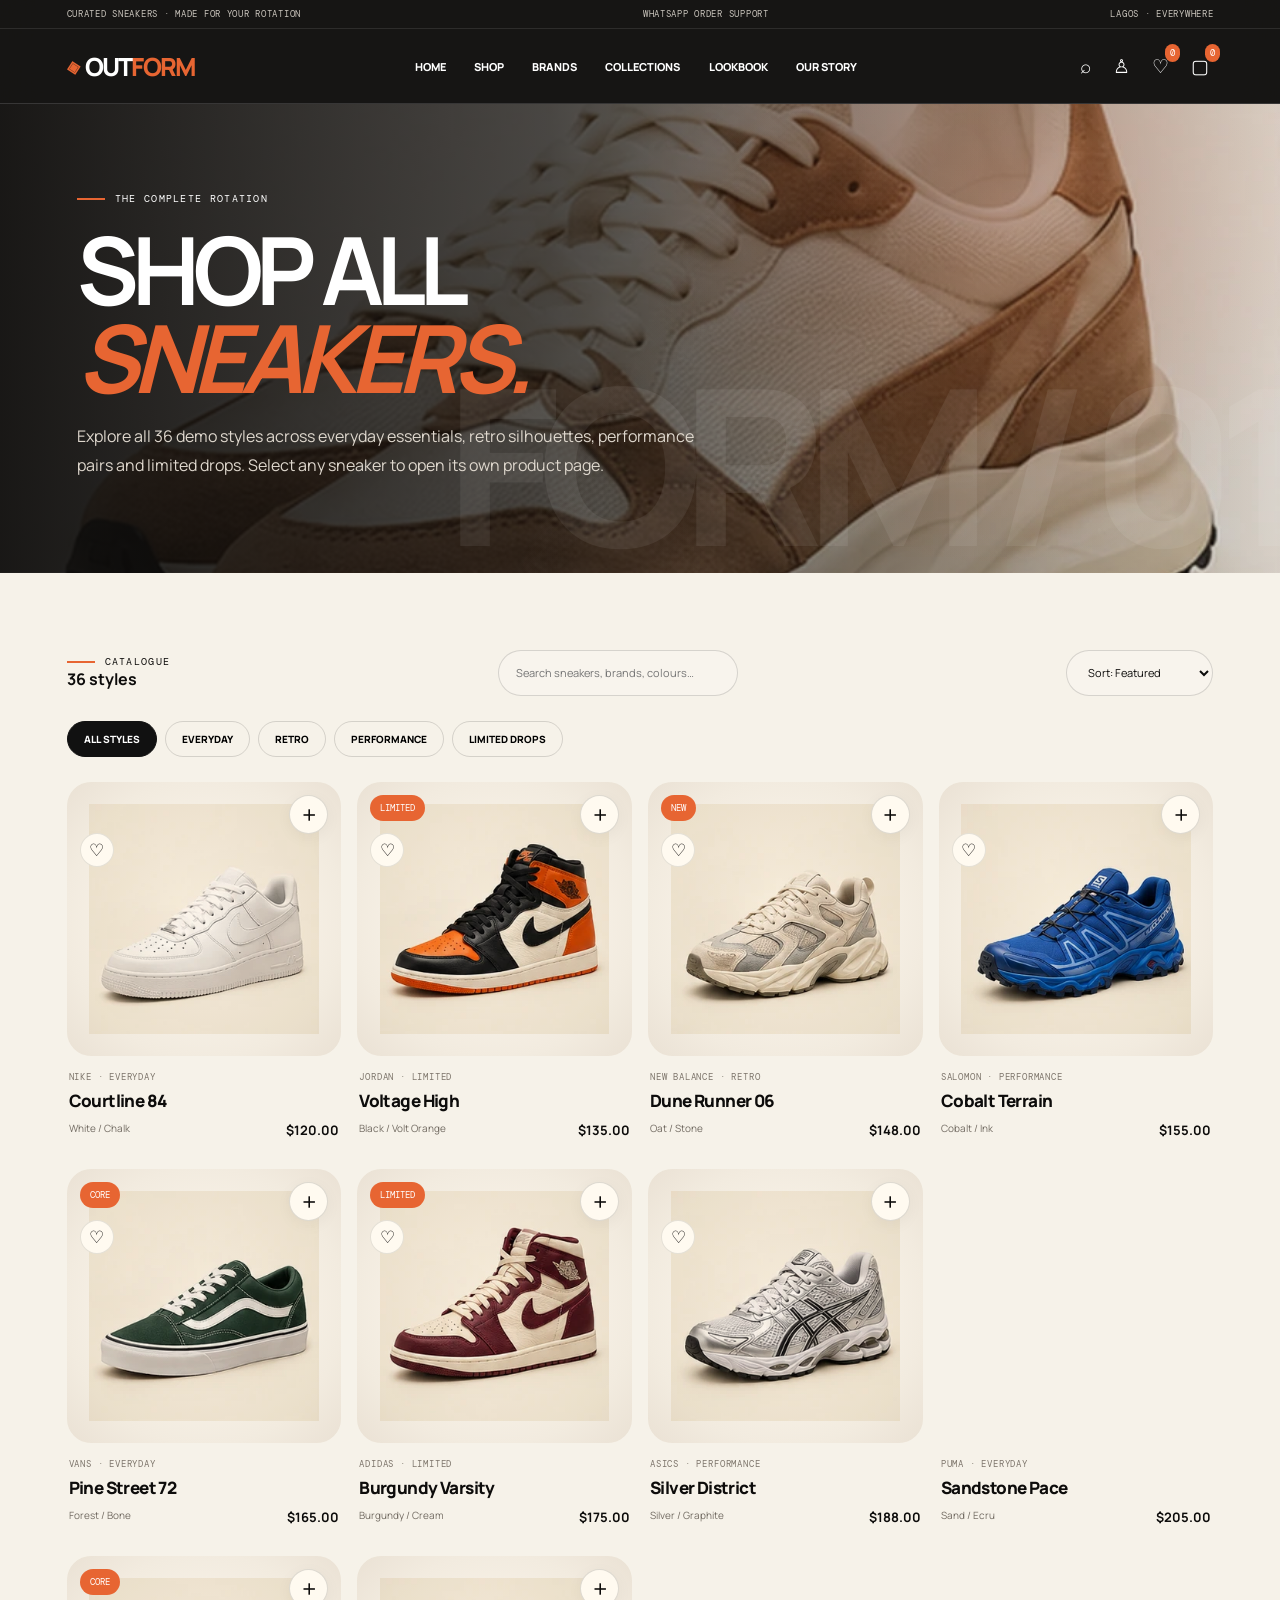
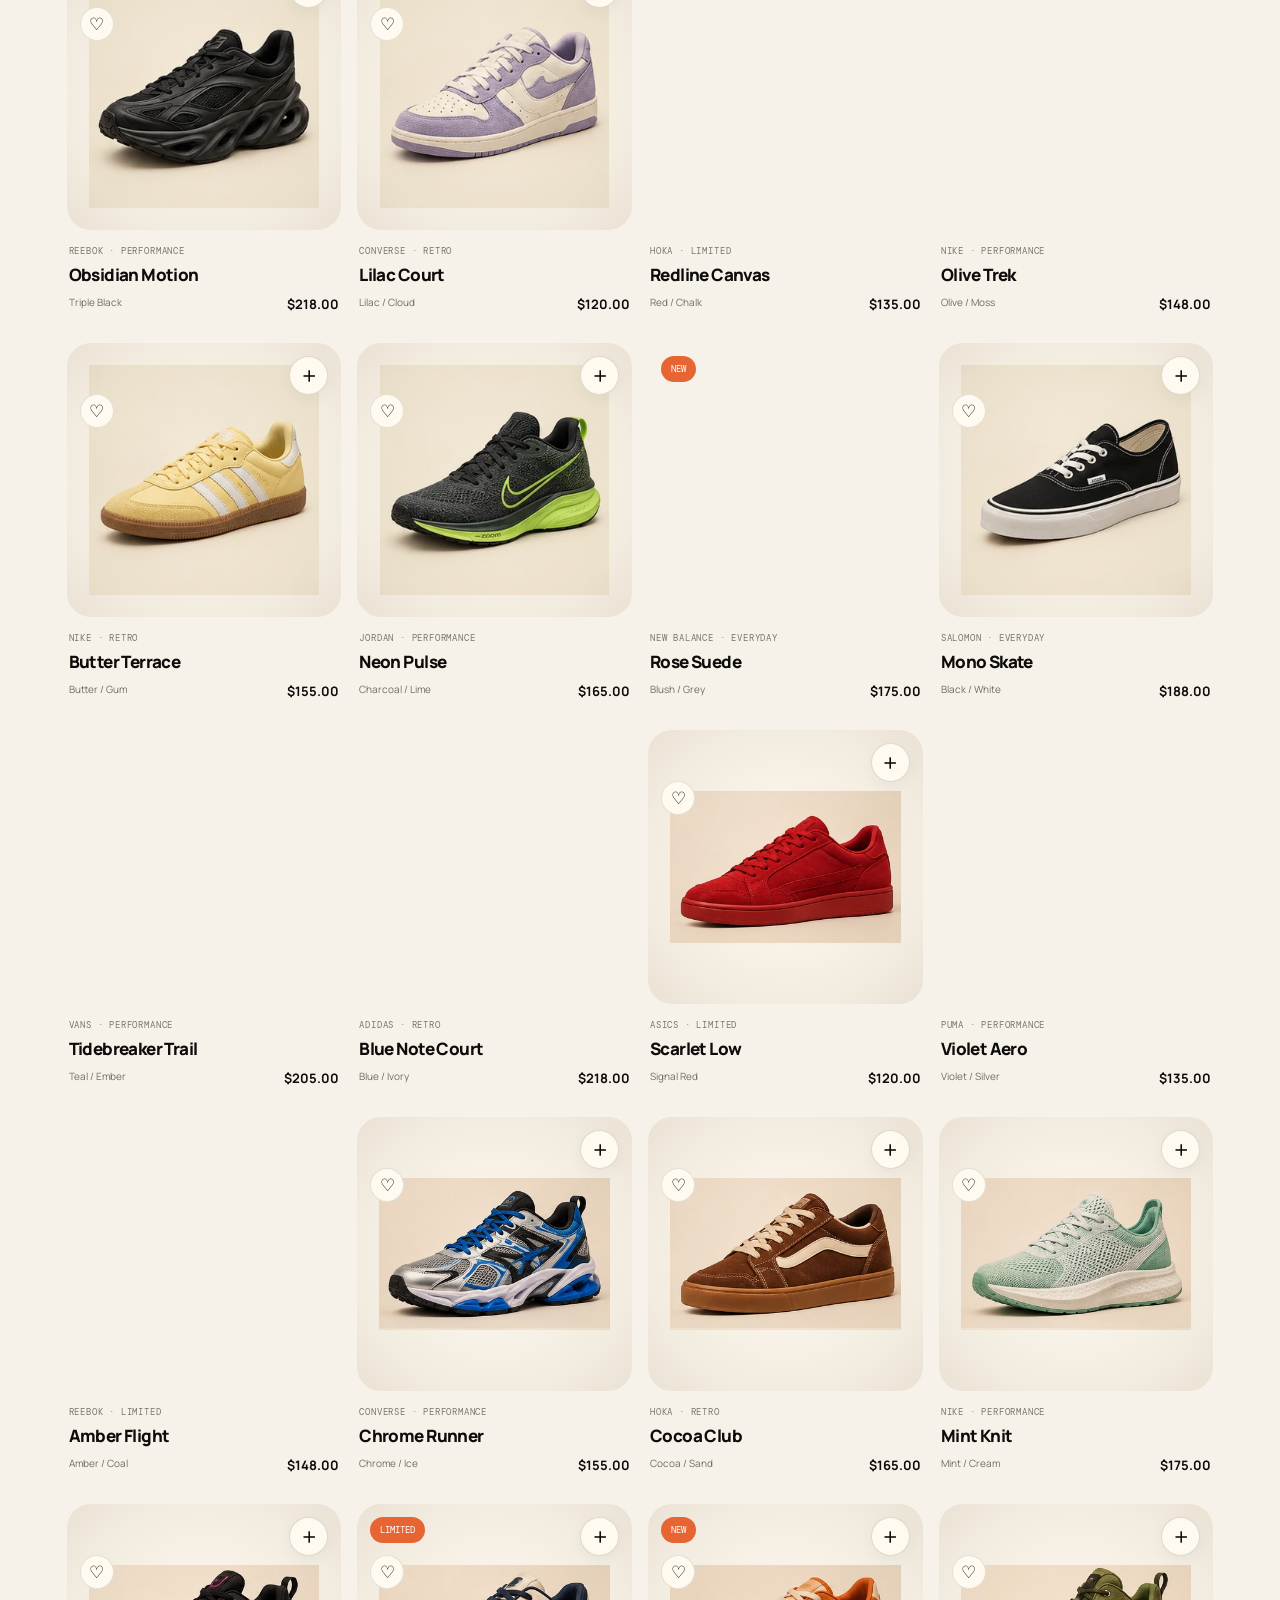
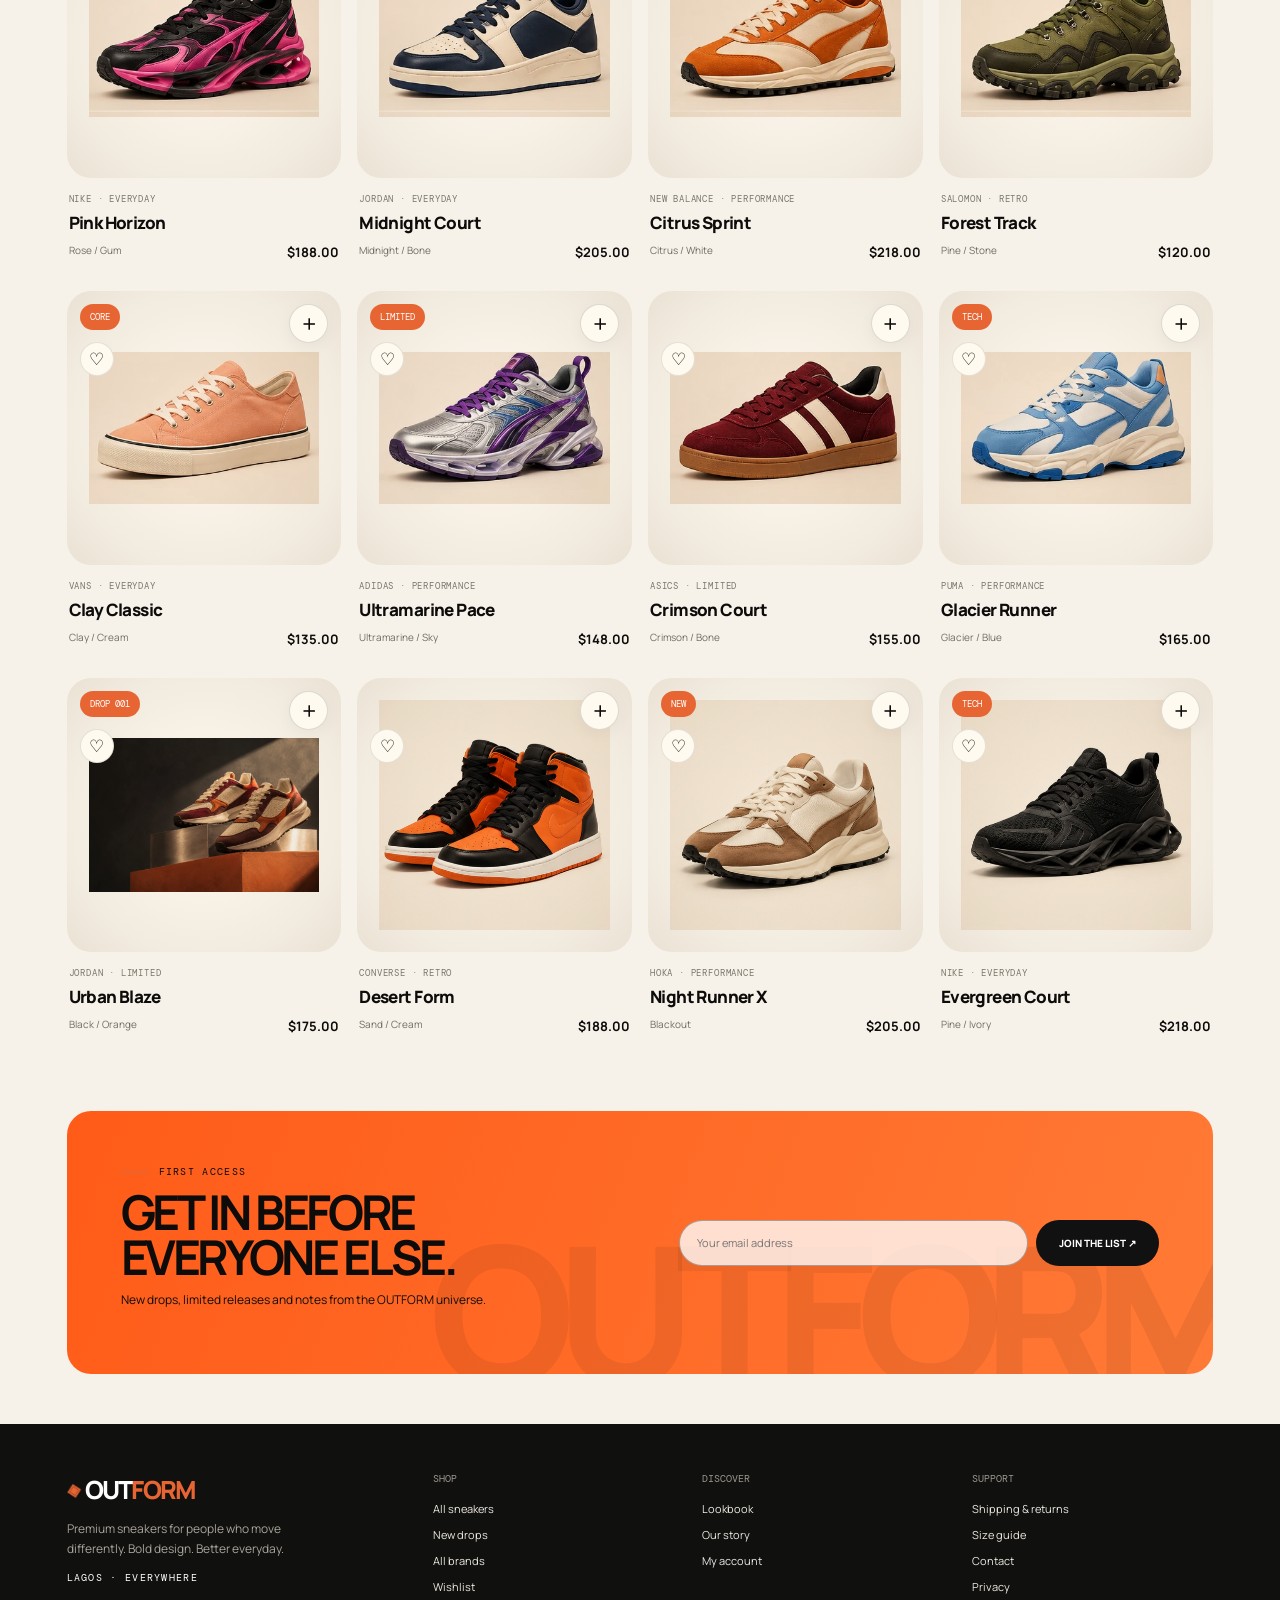
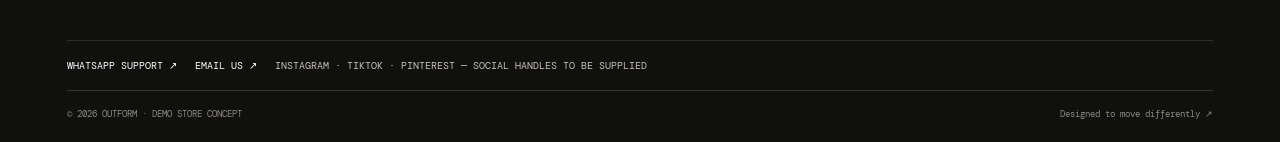
<file: shop.html>
<!doctype html><html lang="en"><head><meta charset="utf-8"><meta name="viewport" content="width=device-width, initial-scale=1"><meta name="theme-color" content="#11110f"><meta name="description" content="Premium sneakers. Bold design. Built for more."><title>Shop All Sneakers | OUTFORM</title><link rel="stylesheet" href="styles.css"></head><body data-page="shop"><div class="site-header"><div class="topbar"><span>CURATED SNEAKERS · MADE FOR YOUR ROTATION</span><span>WHATSAPP ORDER SUPPORT</span><span>LAGOS · EVERYWHERE</span></div><div class="header-main"><button class="menu-btn" data-menu aria-label="Toggle navigation" aria-expanded="false">☰</button><a class="brand" href="index.html">OUT<span>FORM</span></a><nav class="nav"><a href="index.html">Home</a><a href="shop.html">Shop</a><a href="brands.html">Brands</a><a href="collections.html">Collections</a><a href="lookbook.html">Lookbook</a><a href="about.html">Our story</a></nav><div class="header-actions"><a class="icon-btn hide-mobile" href="shop.html" aria-label="Search">⌕</a><a class="icon-btn hide-mobile" href="account.html" aria-label="Account">♙</a><a class="icon-btn" href="wishlist.html" aria-label="Wishlist">♡<span class="count" data-wish-count>0</span></a><a class="icon-btn" href="cart.html" aria-label="Shopping bag">▢<span class="count" data-cart-count>0</span></a></div></div></div><section class="page-hero"><div class="eyebrow">The complete rotation</div><h1>Shop all<br><span>sneakers.</span></h1><p>Explore all 36 demo styles across everyday essentials, retro silhouettes, performance pairs and limited drops. Select any sneaker to open its own product page.</p></section><main class="section"><div class="toolbar"><div><div class="eyebrow">Catalogue</div><strong id="resultCount">36 styles</strong></div><input id="shopSearch" class="searchbox" placeholder="Search sneakers, brands, colours…" aria-label="Search products"><select class="selectbox" id="sortBy" aria-label="Sort products"><option value="featured">Sort: Featured</option><option value="price-low">Price: Low to high</option><option value="price-high">Price: High to low</option><option value="name">Name: A–Z</option></select></div><div class="filters"><button class="filter active" data-category="All">All styles</button><button class="filter" data-category="Everyday">Everyday</button><button class="filter" data-category="Retro">Retro</button><button class="filter" data-category="Performance">Performance</button><button class="filter" data-category="Limited">Limited drops</button></div><div class="product-grid" id="shopProducts"></div></main><section class="newsletter"><div><div class="eyebrow">First access</div><h2>Get in before<br>everyone else.</h2><p>New drops, limited releases and notes from the OUTFORM universe.</p></div><form class="email-form" data-newsletter><input type="email" required placeholder="Your email address" aria-label="Your email address"><button type="submit">Join the list ↗</button></form></section><footer class="footer"><div class="footer-main"><div class="footer-brand"><a class="brand" href="index.html">OUT<span>FORM</span></a><p>Premium sneakers for people who move differently. Bold design. Better everyday.</p><div class="mono">Lagos · Everywhere</div></div><div class="footer-col"><h4>Shop</h4><a href="shop.html">All sneakers</a><a href="collections.html">New drops</a><a href="brands.html">All brands</a><a href="wishlist.html">Wishlist</a></div><div class="footer-col"><h4>Discover</h4><a href="lookbook.html">Lookbook</a><a href="about.html">Our story</a><a href="account.html">My account</a></div><div class="footer-col"><h4>Support</h4><a href="shipping.html">Shipping & returns</a><a href="size-guide.html">Size guide</a><a href="contact.html">Contact</a><a href="privacy.html">Privacy</a></div></div><div class="footer-contact"><a href="https://wa.me/2349137902342" target="_blank" rel="noopener">WhatsApp support ↗</a><a href="mailto:itzavery57@gmail.com">Email us ↗</a><span>Instagram · TikTok · Pinterest — social handles to be supplied</span></div><div class="footer-bottom"><span>© <span data-year>2026</span> OUTFORM · DEMO STORE CONCEPT</span><span>Designed to move differently ↗</span></div></footer><div class="toast" id="toast" role="status"></div><script src="app.js"></script></body></html>
</file>
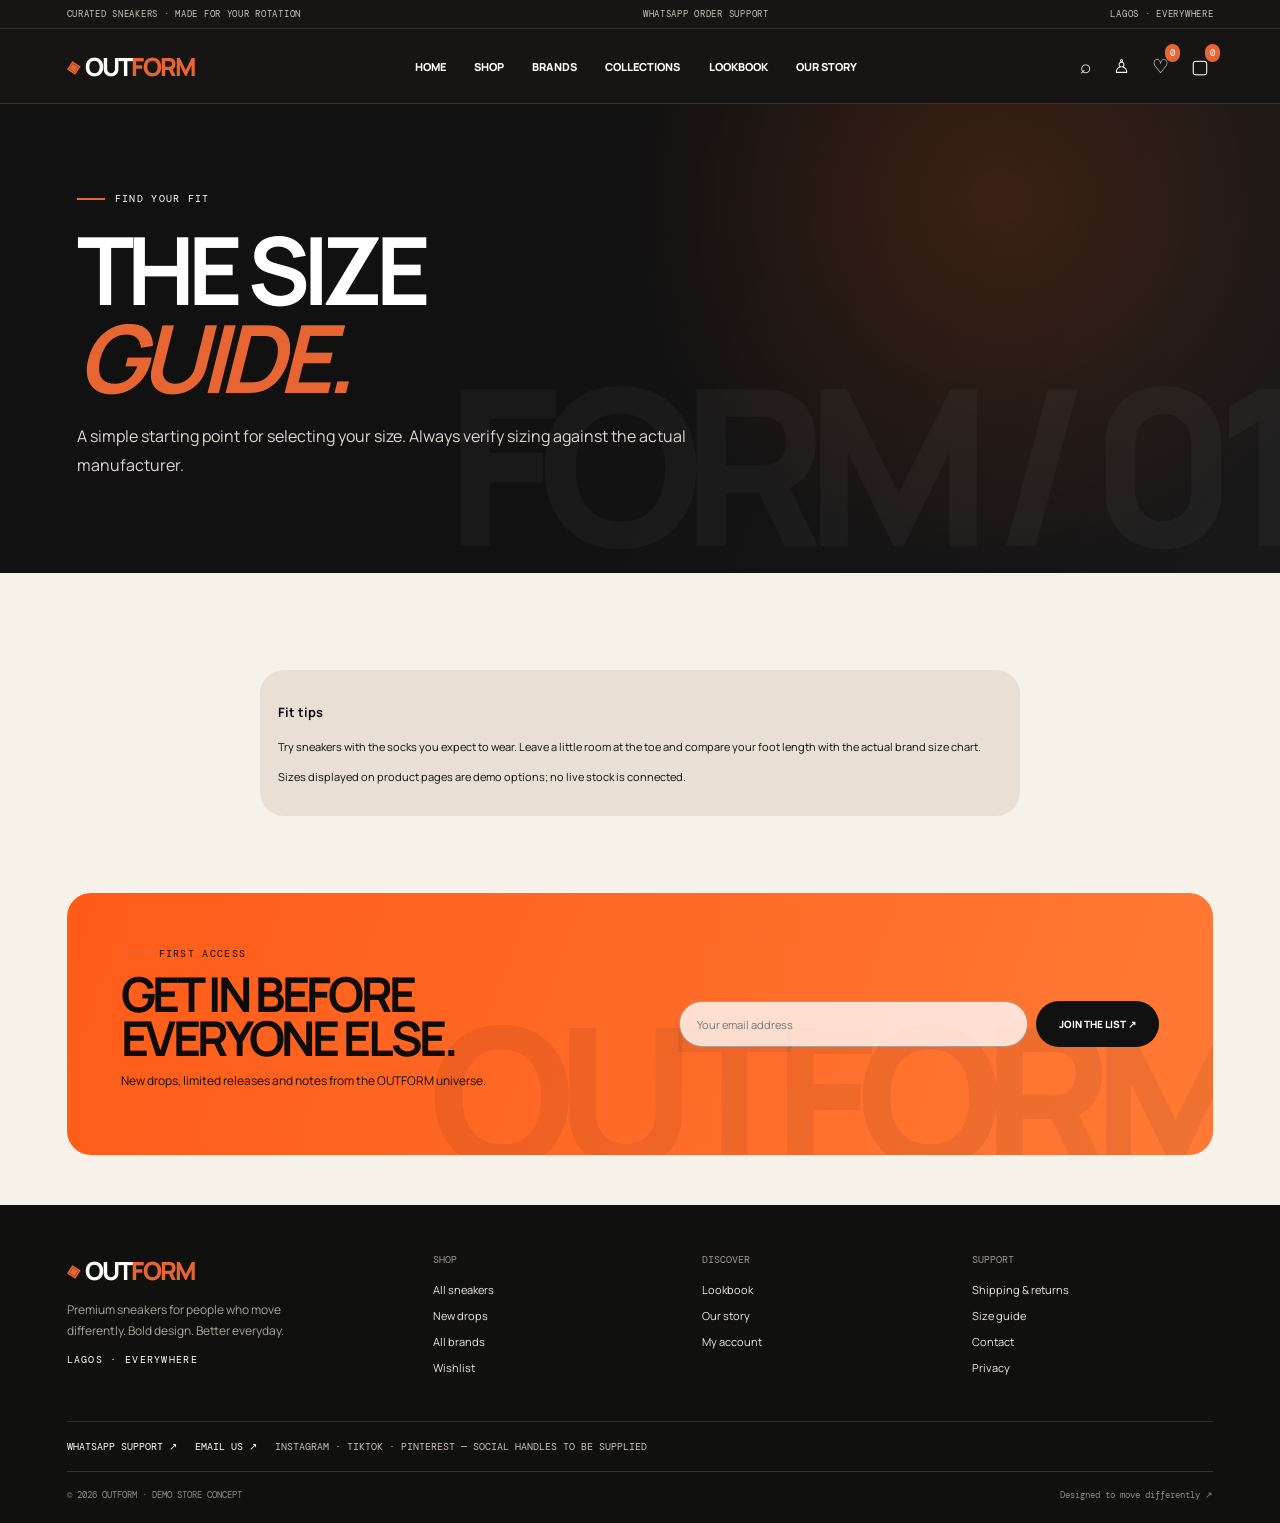
<file: size-guide.html>
<!doctype html><html lang="en"><head><meta charset="utf-8"><meta name="viewport" content="width=device-width, initial-scale=1"><meta name="theme-color" content="#11110f"><meta name="description" content="Premium sneakers. Bold design. Built for more."><title>Size Guide | OUTFORM</title><link rel="stylesheet" href="styles.css"></head><body data-page="utility"><div class="site-header"><div class="topbar"><span>CURATED SNEAKERS · MADE FOR YOUR ROTATION</span><span>WHATSAPP ORDER SUPPORT</span><span>LAGOS · EVERYWHERE</span></div><div class="header-main"><button class="menu-btn" data-menu aria-label="Toggle navigation" aria-expanded="false">☰</button><a class="brand" href="index.html">OUT<span>FORM</span></a><nav class="nav"><a href="index.html">Home</a><a href="shop.html">Shop</a><a href="brands.html">Brands</a><a href="collections.html">Collections</a><a href="lookbook.html">Lookbook</a><a href="about.html">Our story</a></nav><div class="header-actions"><a class="icon-btn hide-mobile" href="shop.html" aria-label="Search">⌕</a><a class="icon-btn hide-mobile" href="account.html" aria-label="Account">♙</a><a class="icon-btn" href="wishlist.html" aria-label="Wishlist">♡<span class="count" data-wish-count>0</span></a><a class="icon-btn" href="cart.html" aria-label="Shopping bag">▢<span class="count" data-cart-count>0</span></a></div></div></div><section class="page-hero"><div class="eyebrow">Find your fit</div><h1>The size<br><span>guide.</span></h1><p>A simple starting point for selecting your size. Always verify sizing against the actual manufacturer.</p></section><main class="section"><div style="max-width:760px;margin:auto"><div class="notice"><h3>Fit tips</h3><p>Try sneakers with the socks you expect to wear. Leave a little room at the toe and compare your foot length with the actual brand size chart.</p><p>Sizes displayed on product pages are demo options; no live stock is connected.</p></div></div></main><section class="newsletter"><div><div class="eyebrow">First access</div><h2>Get in before<br>everyone else.</h2><p>New drops, limited releases and notes from the OUTFORM universe.</p></div><form class="email-form" data-newsletter><input type="email" required placeholder="Your email address" aria-label="Your email address"><button type="submit">Join the list ↗</button></form></section><footer class="footer"><div class="footer-main"><div class="footer-brand"><a class="brand" href="index.html">OUT<span>FORM</span></a><p>Premium sneakers for people who move differently. Bold design. Better everyday.</p><div class="mono">Lagos · Everywhere</div></div><div class="footer-col"><h4>Shop</h4><a href="shop.html">All sneakers</a><a href="collections.html">New drops</a><a href="brands.html">All brands</a><a href="wishlist.html">Wishlist</a></div><div class="footer-col"><h4>Discover</h4><a href="lookbook.html">Lookbook</a><a href="about.html">Our story</a><a href="account.html">My account</a></div><div class="footer-col"><h4>Support</h4><a href="shipping.html">Shipping & returns</a><a href="size-guide.html">Size guide</a><a href="contact.html">Contact</a><a href="privacy.html">Privacy</a></div></div><div class="footer-contact"><a href="https://wa.me/2349137902342" target="_blank" rel="noopener">WhatsApp support ↗</a><a href="mailto:itzavery57@gmail.com">Email us ↗</a><span>Instagram · TikTok · Pinterest — social handles to be supplied</span></div><div class="footer-bottom"><span>© <span data-year>2026</span> OUTFORM · DEMO STORE CONCEPT</span><span>Designed to move differently ↗</span></div></footer><div class="toast" id="toast" role="status"></div><script src="app.js"></script></body></html>
</file>
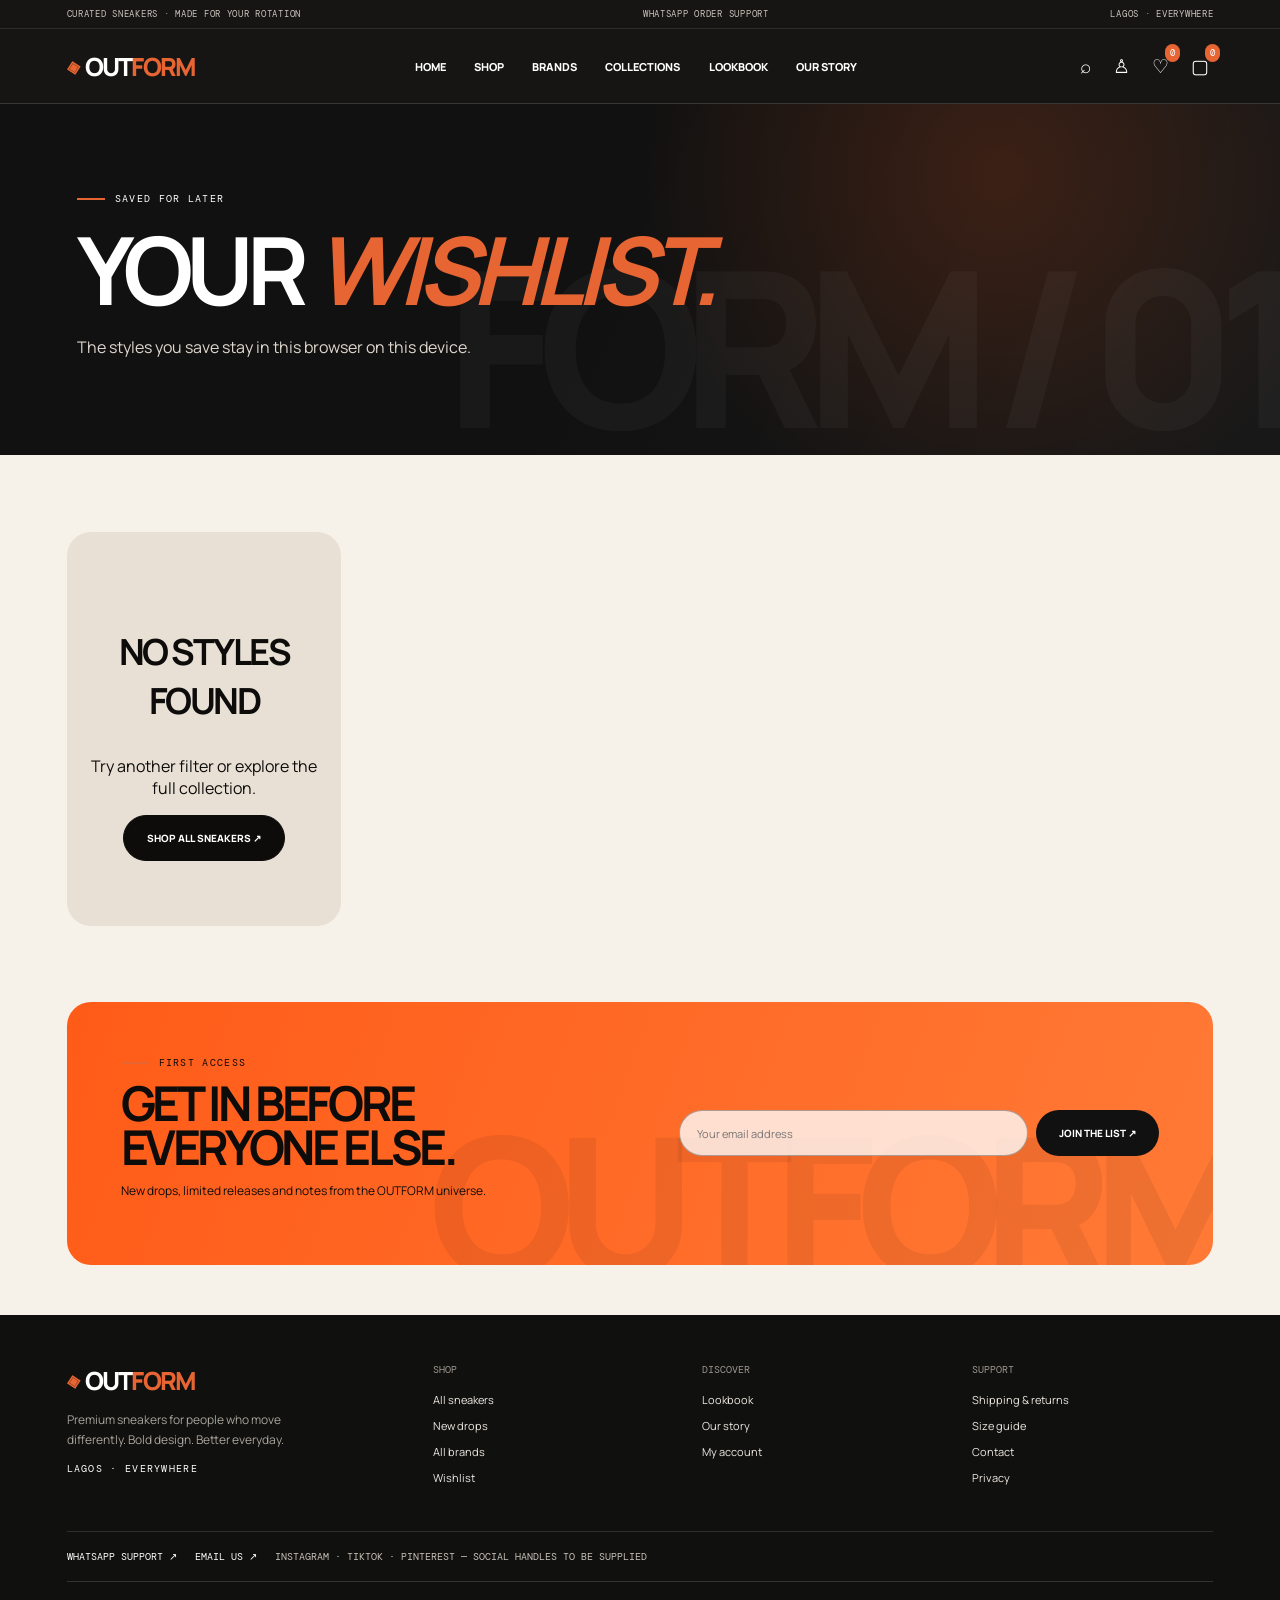
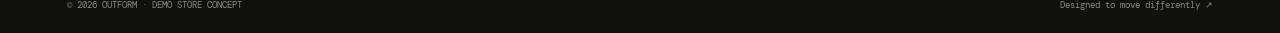
<file: wishlist.html>
<!doctype html><html lang="en"><head><meta charset="utf-8"><meta name="viewport" content="width=device-width, initial-scale=1"><meta name="theme-color" content="#11110f"><meta name="description" content="Premium sneakers. Bold design. Built for more."><title>Wishlist | OUTFORM</title><link rel="stylesheet" href="styles.css"></head><body data-page="wishlist"><div class="site-header"><div class="topbar"><span>CURATED SNEAKERS · MADE FOR YOUR ROTATION</span><span>WHATSAPP ORDER SUPPORT</span><span>LAGOS · EVERYWHERE</span></div><div class="header-main"><button class="menu-btn" data-menu aria-label="Toggle navigation" aria-expanded="false">☰</button><a class="brand" href="index.html">OUT<span>FORM</span></a><nav class="nav"><a href="index.html">Home</a><a href="shop.html">Shop</a><a href="brands.html">Brands</a><a href="collections.html">Collections</a><a href="lookbook.html">Lookbook</a><a href="about.html">Our story</a></nav><div class="header-actions"><a class="icon-btn hide-mobile" href="shop.html" aria-label="Search">⌕</a><a class="icon-btn hide-mobile" href="account.html" aria-label="Account">♙</a><a class="icon-btn" href="wishlist.html" aria-label="Wishlist">♡<span class="count" data-wish-count>0</span></a><a class="icon-btn" href="cart.html" aria-label="Shopping bag">▢<span class="count" data-cart-count>0</span></a></div></div></div><section class="page-hero"><div class="eyebrow">Saved for later</div><h1>Your <span>wishlist.</span></h1><p>The styles you save stay in this browser on this device.</p></section><main class="section"><div class="product-grid" id="wishlistProducts"></div></main><section class="newsletter"><div><div class="eyebrow">First access</div><h2>Get in before<br>everyone else.</h2><p>New drops, limited releases and notes from the OUTFORM universe.</p></div><form class="email-form" data-newsletter><input type="email" required placeholder="Your email address" aria-label="Your email address"><button type="submit">Join the list ↗</button></form></section><footer class="footer"><div class="footer-main"><div class="footer-brand"><a class="brand" href="index.html">OUT<span>FORM</span></a><p>Premium sneakers for people who move differently. Bold design. Better everyday.</p><div class="mono">Lagos · Everywhere</div></div><div class="footer-col"><h4>Shop</h4><a href="shop.html">All sneakers</a><a href="collections.html">New drops</a><a href="brands.html">All brands</a><a href="wishlist.html">Wishlist</a></div><div class="footer-col"><h4>Discover</h4><a href="lookbook.html">Lookbook</a><a href="about.html">Our story</a><a href="account.html">My account</a></div><div class="footer-col"><h4>Support</h4><a href="shipping.html">Shipping & returns</a><a href="size-guide.html">Size guide</a><a href="contact.html">Contact</a><a href="privacy.html">Privacy</a></div></div><div class="footer-contact"><a href="https://wa.me/2349137902342" target="_blank" rel="noopener">WhatsApp support ↗</a><a href="mailto:itzavery57@gmail.com">Email us ↗</a><span>Instagram · TikTok · Pinterest — social handles to be supplied</span></div><div class="footer-bottom"><span>© <span data-year>2026</span> OUTFORM · DEMO STORE CONCEPT</span><span>Designed to move differently ↗</span></div></footer><div class="toast" id="toast" role="status"></div><script src="app.js"></script></body></html>
</file>
<file: styles.css>
@import url('https://fonts.googleapis.com/css2?family=DM+Mono:wght@400;500&family=Manrope:wght@400;500;600;700;800&display=swap');
:root{--ink:#11110f;--paper:#f2eee7;--paper2:#e8e0d5;--orange:#e76532;--muted:#77736c;--line:rgba(17,17,15,.15);--display:'Manrope',Arial,sans-serif;--mono:'DM Mono',monospace}*{box-sizing:border-box}html{scroll-behavior:smooth}body{margin:0;background:var(--paper);color:var(--ink);font-family:var(--display);-webkit-font-smoothing:antialiased}body.lock{overflow:hidden}button,input,select{font:inherit}button,a{-webkit-tap-highlight-color:transparent}button{cursor:pointer}a{color:inherit;text-decoration:none}img{max-width:100%;display:block}.mono,.eyebrow{font:10px var(--mono);letter-spacing:.13em;text-transform:uppercase}.site-header{position:sticky;top:0;z-index:30;background:#11110ff5;color:white;border-bottom:1px solid #ffffff25;backdrop-filter:blur(18px)}.topbar{display:flex;justify-content:space-between;padding:8px 5.2%;font:9px var(--mono);letter-spacing:.08em;color:#c9c4bc;border-bottom:1px solid #ffffff19}.header-main{height:74px;padding:0 5.2%;display:flex;align-items:center;justify-content:space-between;gap:28px}.brand{font-size:26px;font-weight:800;letter-spacing:-1.6px;white-space:nowrap}.brand span{color:var(--orange)}.nav{display:flex;align-items:center;gap:clamp(13px,2.2vw,34px);font-size:11px;font-weight:800;text-transform:uppercase}.nav a{padding:12px 0;position:relative}.nav a:after{content:'';position:absolute;left:0;bottom:5px;width:0;height:2px;background:var(--orange);transition:.25s}.nav a:hover:after{width:100%}.header-actions{display:flex;gap:14px;align-items:center}.icon-btn{border:0;background:transparent;color:inherit;font-size:19px;padding:4px;position:relative}.count{position:absolute;right:-7px;top:-5px;background:var(--orange);color:white;border-radius:99px;font:9px var(--mono);padding:3px 5px}.menu-btn{display:none;background:transparent;border:1px solid #777;color:white;border-radius:50%;width:38px;height:38px}.btn{display:inline-flex;align-items:center;justify-content:center;gap:20px;padding:14px 20px;background:var(--orange);color:#fff;border:1px solid var(--orange);border-radius:99px;font-size:10px;font-weight:800;text-transform:uppercase;transition:transform .25s,background .25s}.btn:hover{transform:translateY(-3px);background:#ff702a}.btn-dark{background:var(--ink);border-color:var(--ink)}.btn-light{background:var(--paper);color:var(--ink);border-color:var(--paper)}.text-link{display:inline-flex;gap:10px;align-items:center;font-size:10px;font-weight:800;text-transform:uppercase;border-bottom:1px solid var(--orange);padding-bottom:7px}.hero{min-height:600px;height:min(760px,85vh);background:#10100f;color:white;position:relative;overflow:hidden;padding:120px 8% 55px;display:flex;align-items:center}.hero:before{content:'';position:absolute;inset:0;background:linear-gradient(90deg,#10100f 0%,rgba(16,16,15,.94) 28%,rgba(16,16,15,.26) 67%,rgba(16,16,15,.08)),url('assets/hero-campaign.webp') center/cover no-repeat;animation:heroDrift 18s ease-in-out infinite alternate}.hero:after{content:'';position:absolute;inset:0;background:linear-gradient(0deg,#0008,transparent 24%);pointer-events:none}.hero-copy{position:relative;z-index:1;max-width:650px}.eyebrow{display:flex;align-items:center;gap:10px}.eyebrow:before{content:'';height:2px;width:28px;background:var(--orange)}.hero h1{font-size:clamp(52px,7vw,105px);line-height:.86;letter-spacing:-.08em;text-transform:uppercase;margin:27px 0;font-weight:800}.hero h1 span{display:block;color:var(--orange);font-style:italic}.hero p{color:#d4d0ca;line-height:1.7;font-size:14px;max-width:400px}.hero-actions{display:flex;gap:20px;align-items:center;flex-wrap:wrap;margin-top:25px}.hero-kicker{font:10px var(--mono);letter-spacing:.13em;color:#d0cbc2;margin-bottom:20px}.hero-product{position:absolute;right:5%;bottom:45px;background:#ffffff17;border:1px solid #ffffff2b;border-radius:10px;padding:10px;display:flex;align-items:center;gap:12px;backdrop-filter:blur(10px);z-index:3}.hero-product img{width:68px;height:60px;object-fit:cover;border-radius:5px}.hero-product strong{display:block;font-size:11px}.hero-product small{display:block;color:#ccc;margin-top:5px}.benefits{display:grid;grid-template-columns:repeat(4,1fr);padding:22px 7%;gap:18px;background:#f8f2e9;border-bottom:1px solid var(--line)}.benefit{display:flex;justify-content:center;gap:12px;border-right:1px solid var(--line)}.benefit:last-child{border:0}.benefit b{font-size:10px;text-transform:uppercase}.benefit small{display:block;color:var(--muted);font-size:10px;margin-top:5px}.brand-strip{display:grid;grid-template-columns:repeat(8,1fr);gap:12px;padding:22px 6%;background:#e8e0d5}.brand-chip{background:#111;color:white;min-height:65px;border-radius:7px;display:grid;place-items:center;font-size:12px;font-weight:800;text-align:center;transition:transform .25s,background .25s}.brand-chip:hover{background:var(--orange);transform:translateY(-4px)}.section{padding:68px 6.2% 76px}.section-top{display:flex;justify-content:space-between;align-items:end;gap:20px;margin-bottom:28px}.section-top h2{font-size:clamp(35px,4.4vw,60px);line-height:.9;letter-spacing:-.075em;text-transform:uppercase;margin:12px 0 0}.section-top h2 span{color:var(--orange)}.section-top p{max-width:400px;color:var(--muted);font-size:12px;line-height:1.7}.product-grid{display:grid;grid-template-columns:repeat(4,minmax(0,1fr));gap:26px 14px}.product-card{min-width:0;position:relative;animation:rise .55s both}.product-image{background:#e7e0d7;border-radius:10px;aspect-ratio:.88;overflow:hidden;position:relative}.product-image img{width:100%;height:100%;object-fit:cover;mix-blend-mode:multiply;transition:transform .6s cubic-bezier(.2,.7,.2,1)}.product-card:hover .product-image img{transform:scale(1.07) rotate(-1deg)}.product-badge{position:absolute;left:10px;top:10px;background:var(--orange);color:white;padding:5px 7px;border-radius:3px;font:8px var(--mono)}.wish{position:absolute;right:10px;top:10px;border:0;background:#f6f0e7df;border-radius:50%;width:32px;height:32px;font-size:18px}.wish.active{color:var(--orange)}.card-actions{position:absolute;left:10px;right:10px;bottom:10px;display:flex;gap:7px;transform:translateY(140%);transition:transform .25s}.product-card:hover .card-actions,.card-actions:focus-within{transform:translateY(0)}.card-actions button{flex:1;background:#111;color:white;border:0;border-radius:4px;padding:11px 6px;font-size:9px;font-weight:800;text-transform:uppercase}.card-actions button:last-child{background:var(--orange)}.product-info{padding:12px 2px 0}.product-name{font-size:12px;font-weight:800}.product-meta{display:flex;justify-content:space-between;gap:8px;margin-top:6px;font-size:11px}.product-brand{font:9px var(--mono);color:var(--muted);text-transform:uppercase;margin-bottom:6px}.swatches{display:flex;gap:5px;margin-top:10px}.swatches i{width:9px;height:9px;border-radius:50%;border:1px solid #0002}.marquee{background:var(--orange);color:#15120f;padding:16px 0;overflow:hidden;white-space:nowrap;font-size:23px;font-weight:800;letter-spacing:-.05em;text-transform:uppercase}.marquee-track{display:inline-flex;gap:30px;animation:marquee 24s linear infinite}.story{min-height:380px;background:#111;color:#fff;display:grid;grid-template-columns:1fr 1.2fr;overflow:hidden}.story-copy{padding:65px 12%;display:flex;flex-direction:column;justify-content:center}.story-copy h2{font-size:clamp(40px,5vw,70px);line-height:.86;letter-spacing:-.08em;text-transform:uppercase;margin:20px 0}.story-copy h2 span{color:var(--orange)}.story-copy p{font-size:13px;line-height:1.7;color:#b8b5af;max-width:370px}.story-art{min-height:380px;background:url('assets/editorial-product.webp') center/cover;position:relative}.story-art:after{content:'FORM / 01';position:absolute;right:5%;bottom:0;font-size:clamp(60px,10vw,150px);font-weight:800;letter-spacing:-.1em;color:#ffffff30}.page-hero{background:#111;color:white;padding:70px 6.2% 65px;position:relative;overflow:hidden}.page-hero:after{content:'FORM / 01';position:absolute;right:-1%;bottom:-38px;font-size:clamp(90px,17vw,240px);font-weight:800;letter-spacing:-.1em;color:#ffffff09;pointer-events:none}.page-hero h1{position:relative;z-index:1;font-size:clamp(52px,8vw,100px);line-height:.86;letter-spacing:-.08em;text-transform:uppercase;margin:20px 0}.page-hero h1 span{color:var(--orange);font-style:italic}.page-hero p{position:relative;z-index:1;max-width:560px;color:#c6c1b8;font-size:13px;line-height:1.8}.toolbar{display:flex;justify-content:space-between;align-items:center;gap:15px;flex-wrap:wrap;margin:0 0 25px}.searchbox,.selectbox{border:1px solid var(--line);background:#f8f4ed;padding:12px 14px;border-radius:4px;color:var(--ink);font-size:11px}.searchbox{min-width:240px}.filters{display:flex;gap:8px;flex-wrap:wrap;margin-bottom:25px}.filter{border:1px solid var(--line);background:transparent;border-radius:99px;padding:9px 14px;font-size:10px;font-weight:800;text-transform:uppercase}.filter.active,.filter:hover{background:#111;color:#fff;border-color:#111}.brand-grid{display:grid;grid-template-columns:repeat(4,1fr);gap:14px}.brand-tile{background:#111;color:white;min-height:200px;padding:24px;display:flex;flex-direction:column;justify-content:space-between;border-radius:8px;overflow:hidden;position:relative}.brand-tile:after{content:'';position:absolute;right:-30px;bottom:-45px;width:190px;height:190px;border-radius:50%;background:var(--orange);filter:blur(1px);opacity:.8;transition:transform .4s}.brand-tile:hover:after{transform:scale(1.3)}.brand-tile strong,.brand-tile span{position:relative;z-index:1}.brand-tile strong{font-size:27px;letter-spacing:-.06em}.brand-tile span{font:10px var(--mono);text-transform:uppercase}.editorial-grid{display:grid;grid-template-columns:1.2fr .8fr;gap:14px}.editorial-card{min-height:280px;position:relative;overflow:hidden;border-radius:8px;background:#111;color:white}.editorial-card img{width:100%;height:100%;position:absolute;inset:0;object-fit:cover;opacity:.78;transition:transform .6s}.editorial-card:hover img{transform:scale(1.05)}.editorial-card div{position:absolute;left:24px;bottom:24px;z-index:1}.editorial-card h3{font-size:clamp(25px,3vw,40px);line-height:.9;letter-spacing:-.06em;text-transform:uppercase;margin:12px 0}.newsletter{background:var(--orange);padding:50px 6.2%;display:flex;justify-content:space-between;gap:30px;align-items:center}.newsletter h2{font-size:clamp(30px,4vw,48px);letter-spacing:-.07em;line-height:.92;text-transform:uppercase;margin:12px 0}.newsletter p{font-size:12px}.email-form{display:flex;gap:8px;max-width:480px;width:100%}.email-form input{flex:1;min-width:0;border:1px solid #1115;background:#ffffffc7;border-radius:99px;padding:14px 17px;font-size:11px}.email-form button{border:0;background:#111;color:white;border-radius:99px;padding:14px 20px;font-size:10px;font-weight:800;text-transform:uppercase}.footer{background:#111;color:white;padding:45px 6.2% 20px}.footer-main{display:grid;grid-template-columns:1.4fr repeat(3,1fr);gap:30px;padding-bottom:35px}.footer-brand p{font-size:12px;line-height:1.7;color:#a9a49c;max-width:260px}.footer-col h4{font:10px var(--mono);text-transform:uppercase;color:#9c968e;margin:0 0 16px}.footer-col a{display:block;font-size:11px;margin:11px 0;color:#eee9e1}.footer-col a:hover{color:var(--orange)}.footer-bottom{border-top:1px solid #ffffff25;padding-top:17px;display:flex;justify-content:space-between;gap:14px;flex-wrap:wrap;color:#8e8982;font:9px var(--mono)}.toast{position:fixed;z-index:70;left:50%;bottom:25px;transform:translate(-50%,20px);background:#111;color:white;padding:13px 18px;border-radius:5px;font-size:11px;opacity:0;pointer-events:none;transition:.25s}.toast.show{opacity:1;transform:translate(-50%,0)}.product-detail{display:grid;grid-template-columns:1.1fr .9fr;gap:45px}.detail-main{background:#e8e0d5;border-radius:10px;overflow:hidden}.detail-main img{width:100%;aspect-ratio:1/1;object-fit:cover;mix-blend-mode:multiply}.detail-thumbs{display:grid;grid-template-columns:repeat(4,1fr);gap:10px;margin-top:10px}.detail-thumbs button{border:1px solid transparent;background:#e8e0d5;border-radius:5px;overflow:hidden}.detail-thumbs button.active{border-color:var(--orange)}.detail-thumbs img{aspect-ratio:1;object-fit:cover;mix-blend-mode:multiply}.detail-copy h2{font-size:clamp(34px,4vw,54px);line-height:.9;letter-spacing:-.07em;margin:12px 0}.detail-price{font-size:20px;font-weight:800;margin:18px 0}.detail-copy p{font-size:12px;line-height:1.8;color:var(--muted)}.size-grid{display:grid;grid-template-columns:repeat(5,1fr);gap:7px;margin:12px 0 22px}.size-grid button{padding:12px 5px;background:transparent;border:1px solid var(--line);border-radius:4px;font-size:11px}.size-grid button.active,.size-grid button:hover{background:#111;color:white}.detail-buy{display:flex;gap:10px;flex-wrap:wrap}.detail-buy .btn{flex:1}.notice{background:#e8e0d5;padding:18px;border-radius:7px;font-size:11px;line-height:1.8;margin-top:20px}.account-box{max-width:540px;margin:auto;background:#e8e0d5;padding:30px;border-radius:8px}.account-box label{display:block;font-size:11px;font-weight:700;margin:14px 0 7px}.account-box input{width:100%;padding:13px;border:1px solid var(--line);background:#f8f4ed;border-radius:4px}.empty-state{text-align:center;padding:65px 20px;background:#e8e0d5;border-radius:8px}.empty-state h2{font-size:36px;letter-spacing:-.07em;text-transform:uppercase}.reveal{opacity:0;transform:translateY(24px);transition:opacity .7s,transform .7s}.reveal.visible{opacity:1;transform:none}@keyframes rise{from{opacity:0;transform:translateY(22px)}to{opacity:1;transform:translateY(0)}}@keyframes heroDrift{from{transform:scale(1.02) translateX(0)}to{transform:scale(1.08) translateX(-1.3%)}}@keyframes marquee{to{transform:translateX(-50%)}}@media(prefers-reduced-motion:reduce){*,*:before,*:after{animation-duration:.01ms!important;transition-duration:.01ms!important;scroll-behavior:auto!important}.reveal{opacity:1;transform:none}}@media(max-width:1100px){.nav{gap:12px}.header-main{padding:0 3%}.product-grid{grid-template-columns:repeat(3,minmax(0,1fr))}.brand-strip{grid-template-columns:repeat(4,1fr)}.benefits{padding-inline:3%}}@media(max-width:760px){.topbar{display:none}.header-main{height:66px;padding:0 5%}.brand{font-size:23px}.menu-btn{display:block}.nav{display:none;position:absolute;left:0;right:0;top:66px;background:#111;padding:20px 6%;align-items:stretch;flex-direction:column;gap:4px;border-top:1px solid #ffffff20}.nav.open{display:flex}.nav a{padding:12px 0}.header-actions{gap:9px}.header-actions .hide-mobile{display:none}.hero{min-height:610px;height:auto;padding:105px 6% 110px;align-items:flex-start}.hero:before{background:linear-gradient(90deg,#10100fef,#10100f66 75%,#10100f44),url('assets/hero-campaign.webp') 62% center/cover}.hero-copy{max-width:100%}.hero h1{font-size:clamp(48px,12vw,75px)}.hero-product{right:5%;bottom:22px}.benefits{grid-template-columns:repeat(2,1fr);gap:16px;padding:20px 5%}.benefit{justify-content:flex-start;border:0}.brand-strip{grid-template-columns:repeat(4,1fr);gap:8px;padding:16px 5%}.brand-chip{min-height:56px;font-size:10px}.section{padding:48px 5% 55px}.section-top{align-items:flex-start;flex-direction:column}.product-grid{grid-template-columns:repeat(2,minmax(0,1fr));gap:22px 10px}.product-image{aspect-ratio:.83}.card-actions{transform:none}.card-actions button{padding:10px 4px;font-size:8px}.story{grid-template-columns:1fr}.story-copy{padding:50px 7%}.story-art{min-height:250px}.page-hero{padding:55px 5%}.page-hero h1{font-size:clamp(46px,12vw,75px)}.brand-grid{grid-template-columns:repeat(2,1fr)}.brand-tile{min-height:160px;padding:18px}.editorial-grid{grid-template-columns:1fr}.editorial-card{min-height:250px}.newsletter{padding:40px 5%;flex-direction:column;align-items:stretch}.email-form{max-width:none}.footer{padding:38px 5% 18px}.footer-main{grid-template-columns:repeat(2,1fr);gap:28px 18px}.footer-brand{grid-column:1/-1}.product-detail{grid-template-columns:1fr;gap:25px}.detail-copy h2{font-size:42px}.toolbar{align-items:stretch}.searchbox{min-width:0;width:100%}.selectbox{flex:1}.detail-thumbs{grid-template-columns:repeat(4,1fr)}}
.cart-row{display:grid;grid-template-columns:100px 1fr auto auto;align-items:center;gap:18px;padding:16px 0;border-bottom:1px solid var(--line)}.cart-row>img{width:100px;height:90px;object-fit:cover;background:#e8e0d5;border-radius:5px;mix-blend-mode:multiply}.cart-row p{margin:6px 0}.qty-control{display:flex;align-items:center;gap:12px;font-size:12px}.qty-control button{width:27px;height:27px;border:1px solid var(--line);background:transparent;border-radius:50%}.cart-page-items{max-width:950px}.cart-page-items:empty{display:none}@media(max-width:650px){.cart-row{grid-template-columns:70px 1fr auto;gap:10px}.cart-row>img{width:70px;height:70px}.cart-row>strong{grid-column:2;grid-row:2}.qty-control{grid-column:3;grid-row:1/3;flex-direction:column;gap:5px}}
/* OUTFORM creative direction — expanded editorial system */
:root{--orange:#ff5b18;--paper:#f4efe7;--paper2:#e9e0d5;--display:'Manrope',Arial,sans-serif}
.brand{display:inline-flex;align-items:center;gap:0;font-size:25px;font-weight:900;letter-spacing:-1.8px;text-transform:uppercase}.brand:before{content:'◈';font-size:17px;color:var(--orange);margin-right:7px;transform:rotate(-12deg)}
.hero{perspective:1200px}.hero-product{transform-style:preserve-3d;transition:transform .45s cubic-bezier(.2,.7,.2,1)}.hero-product img{width:88px;height:78px;object-fit:cover}.hero:before{will-change:transform;filter:saturate(1.08)}
.story-art{background-image:url('assets/board-02.webp');background-position:center;background-size:cover}.story-art:after{content:'MOVE BEYOND';font-size:clamp(50px,8vw,118px);letter-spacing:-.09em}
.editorial-card{min-height:340px}.editorial-card img{filter:saturate(.88) contrast(1.05)}
.footer-contact{display:flex;align-items:center;gap:18px;flex-wrap:wrap;border-top:1px solid #ffffff20;padding:18px 0;color:#c8c1b8;font:10px var(--mono);text-transform:uppercase}.footer-contact a{color:white}.footer-contact a:hover{color:var(--orange)}
.product-image img{transition:transform .8s cubic-bezier(.16,1,.3,1),filter .5s}.product-card:hover .product-image img{transform:scale(1.075) rotate(-2deg);filter:contrast(1.04)}
.reveal{transition:opacity .9s cubic-bezier(.16,1,.3,1),transform .9s cubic-bezier(.16,1,.3,1)}
.story,.newsletter,.page-hero{isolation:isolate}.page-hero:before{content:'';position:absolute;inset:0;background:radial-gradient(circle at 78% 20%,#ff5b182b,transparent 35%),linear-gradient(115deg,transparent 45%,#ffffff08);pointer-events:none}
.footer{background:#10100f}.newsletter{background:linear-gradient(110deg,#ff5b18,#ff7a36);position:relative;overflow:hidden}.newsletter:after{content:'OUTFORM';position:absolute;right:-2vw;bottom:-.36em;font-size:clamp(80px,15vw,220px);font-weight:900;letter-spacing:-.1em;color:#11111112;pointer-events:none}.newsletter>*{position:relative;z-index:1}
@keyframes wordReveal{from{opacity:0;transform:translateY(70px) skewY(5deg);filter:blur(8px)}to{opacity:1;transform:none;filter:blur(0)}}
.hero h1{animation:wordReveal 1s .12s both}.hero-copy>p,.hero-actions{animation:rise .8s .55s both}.hero-product{animation:rise 1s .35s both}
@media(max-width:760px){.footer-contact{font-size:9px}.newsletter:after{font-size:100px}.hero-product img{width:60px;height:55px}}

/* Hero object — large interactive sneaker showcase */
.hero-product{right:6%;top:12%;bottom:auto;display:flex;flex-direction:column;align-items:flex-end;gap:8px;background:transparent;border:0;padding:0;backdrop-filter:none;transform-style:preserve-3d;z-index:2}
.hero-product img{width:clamp(260px,36vw,540px);height:clamp(250px,34vw,500px);object-fit:contain;mix-blend-mode:normal;filter:drop-shadow(0 35px 35px #0009);border-radius:0}
.hero-product span{background:#10100fbd;border:1px solid #ffffff25;padding:10px 14px;border-radius:4px;backdrop-filter:blur(12px);margin-right:12px}
.hero-copy{max-width:610px}.hero h1{max-width:650px}.hero:before{background:linear-gradient(90deg,#10100f 0%,rgba(16,16,15,.88) 34%,rgba(16,16,15,.18) 72%,rgba(16,16,15,.08)),url('assets/hero-campaign.webp') center/cover no-repeat}
body[data-page="brands"] .page-hero{background-image:linear-gradient(90deg,#10100f 5%,#10100fbb 70%,#10100f88),url('assets/board-05.webp');background-size:cover;background-position:center 42%}
body[data-page="about"] .page-hero{background-image:linear-gradient(90deg,#10100f 5%,#10100fbb 68%,#10100f55),url('assets/editorial-product.webp');background-size:cover;background-position:center 48%}
body[data-page="lookbook"] .page-hero{background-image:linear-gradient(90deg,#10100f 5%,#10100f99 65%,#10100f44),url('assets/catalog-25.webp');background-size:cover;background-position:center}
body[data-page="journal"] .page-hero{background-image:linear-gradient(90deg,#10100f 5%,#10100fbb 68%,#10100f55),url('assets/board-03.webp');background-size:cover;background-position:center}
body[data-page="collections"] .page-hero{background-image:linear-gradient(90deg,#10100f 5%,#10100fbb 68%,#10100f44),url('assets/board-02.webp');background-size:cover;background-position:center}
.brand-tile{border:0;text-align:left;cursor:pointer}.brand-tile strong{font-size:clamp(20px,2.3vw,32px);text-transform:uppercase}.brand-tile span{letter-spacing:.1em}.brand-tile:nth-child(2n){background:#26231f}.brand-tile:nth-child(3n){background:#3b2a20}
@media(max-width:760px){.hero{padding-bottom:245px}.hero-product{right:4%;top:auto;bottom:20px;align-items:flex-end}.hero-product img{width:min(72vw,340px);height:210px}.hero-product span{margin-right:0}.hero:before{background:linear-gradient(90deg,#10100fef,#10100f77 78%,#10100f44),url('assets/hero-campaign.webp') 62% center/cover}}
.motion-reveal{opacity:0;transform:translateY(24px);transition:opacity .8s cubic-bezier(.16,1,.3,1),transform .8s cubic-bezier(.16,1,.3,1)}.motion-reveal.visible{opacity:1;transform:none}
.drop-feature{display:grid;grid-template-columns:1.1fr .9fr;min-height:440px;background:#111;color:#fff;overflow:hidden}.drop-feature-image{position:relative;min-height:440px;overflow:hidden;background:#e9e1d7}.drop-feature-image img{width:100%;height:100%;position:absolute;inset:0;object-fit:cover;transition:transform .8s cubic-bezier(.16,1,.3,1)}.drop-feature-image:hover img{transform:scale(1.06)}.drop-feature-image span{position:absolute;left:22px;bottom:20px;background:#111;color:#fff;padding:9px 12px;font:9px var(--mono);letter-spacing:.1em}.drop-feature-copy{display:flex;flex-direction:column;justify-content:center;align-items:flex-start;padding:clamp(35px,6vw,82px)}.drop-feature-copy .eyebrow{color:var(--orange)}.drop-feature-copy h2{font-size:clamp(44px,6vw,82px);line-height:.85;letter-spacing:-.09em;text-transform:uppercase;margin:18px 0}.drop-feature-copy h2 i{color:var(--orange)}.drop-feature-copy p{font-size:13px;line-height:1.8;color:#c7c0b6;max-width:370px;margin:0 0 25px}body[data-page="home"] .story .story-art{background-image:url('assets/shoe-04.webp')}
@media(max-width:760px){.drop-feature{grid-template-columns:1fr}.drop-feature-image{min-height:310px;aspect-ratio:1.2}.drop-feature-copy{padding:40px 7%}.drop-feature-copy h2{font-size:52px}}
@media(prefers-reduced-motion:reduce){.motion-reveal{opacity:1;transform:none}}

/* FINAL OUTFORM POLISH — editorial hierarchy, genuine local logo artwork and responsive details */
.hero:before{background:linear-gradient(90deg,#0d0d0df2 0%,#0d0d0db8 34%,#0d0d0d16 74%),url('assets/catalog-33.webp') 68% 48%/cover no-repeat;animation:heroDrift 18s ease-in-out infinite alternate}
.hero{min-height:620px;height:min(760px,82vh);padding-top:105px;padding-bottom:70px}
.hero-drop-label{display:inline-flex;margin-left:12px;padding:6px 9px;border:1px solid #e7653288;color:#f08b61;font:9px var(--mono);letter-spacing:.12em;vertical-align:middle}
.hero-product{display:none!important}
.brand-strip{background:#e9e2d8;align-items:center}
.brand-chip{background:transparent;color:#111;min-height:56px;padding:7px 12px;border-right:1px solid #1112;border-radius:0}
.brand-chip:last-child{border-right:0}
.brand-chip img{background:transparent;mix-blend-mode: multiply;color:#111;width:100%;height:38px;max-width:115px;object-fit:contain;filter:grayscale(1);transition:transform .3s,filter .3s}
.brand-chip:hover{background:transparent;transform:none}
.brand-chip:hover img{transform:scale(1.08);filter:none}
.brand-grid{gap:16px}
.brand-tile{background:#f8f4ed!important;color:#111;min-height:205px;padding:24px;border:1px solid #1111;box-shadow:0 8px 24px #11100008;transition:transform .35s,box-shadow .35s,border-color .35s}
.brand-tile:after{display:none}
.brand-tile:hover{transform:translateY(-7px);box-shadow:0 18px 35px #1112;border-color:#e7653288}
.brand-tile .brand-logo{position:relative;z-index:2;width:100%;height:82px;object-fit:contain;max-width:190px;align-self:flex-start;filter:grayscale(1);transition:filter .3s,transform .3s}
.brand-tile:hover .brand-logo{filter:none;transform:scale(1.04)}
.brand-tile strong{font-size:20px;letter-spacing:-.04em}
.brand-tile span{color:#6e6860}
.story-reverse{grid-template-columns:1.05fr .95fr}
.story-reverse .story-art{grid-column:1;grid-row:1;min-height:510px;background-image:url('assets/board-06.webp');background-position:center 46%;background-size:cover}
.story-reverse .story-copy{grid-column:2;grid-row:1;padding:clamp(35px,6vw,90px);}
.about-story-art:after{content:'OUTFORM / 001';font-size:clamp(48px,7vw,110px)}
.principle-grid{display:grid;grid-template-columns:repeat(4,minmax(0,1fr));gap:12px}
.principle-grid article{min-height:215px;background:#e8e0d5;padding:24px;display:flex;flex-direction:column;justify-content:space-between;border-top:3px solid var(--orange);transition:transform .3s,background .3s}
.principle-grid article:hover{transform:translateY(-6px);background:#fffaf3}
.principle-grid article>span{font:9px var(--mono);letter-spacing:.1em;color:#716b63}
.principle-grid h3{font-size:clamp(21px,2vw,30px);line-height:.98;letter-spacing:-.06em;text-transform:uppercase;margin:28px 0 10px}
.principle-grid p{font-size:11px;line-height:1.7;color:#6d675f;margin:0}
.drop-feature{border-radius:4px}
.drop-feature-image img{object-fit:cover;object-position:center 55%}
.drop-feature-copy h2 span{color:var(--orange);font-style:italic}
.editorial-card{border-radius:3px;min-height:390px}
.editorial-card:after{content:'';position:absolute;inset:0;background:linear-gradient(0deg,#000c 0%,transparent 68%);pointer-events:none}
.editorial-card>div{z-index:2}
.journal-signoff{margin-top:18px;background:#111;color:#fff;padding:35px 5%;display:flex;align-items:center;justify-content:space-between;gap:25px;flex-wrap:wrap}
.journal-signoff>span{font:9px var(--mono);letter-spacing:.15em;color:var(--orange)}
.journal-signoff strong{font-size:clamp(30px,5vw,62px);line-height:.9;letter-spacing:-.07em;text-transform:uppercase}
.journal-signoff em{color:var(--orange)}
.product-card{transition:transform .35s}
.product-card:hover{transform:translateY(-5px)}
.product-image{background:#e8e1d8}
.product-image img{mix-blend-mode:multiply}
.page-hero{padding-top:78px;padding-bottom:75px}
@media(max-width:900px){.principle-grid{grid-template-columns:repeat(2,minmax(0,1fr))}.story-reverse{grid-template-columns:1fr 1fr}.story-reverse .story-art{min-height:430px}}
@media(max-width:760px){
 .hero{min-height:590px;height:auto;padding:94px 6% 85px;align-items:center}
 .hero:before{background:linear-gradient(90deg,#0d0d0df0 0%,#0d0d0d9c 54%,#0d0d0d44 100%),url('assets/catalog-33.webp') 62% center/cover no-repeat}
 .hero-drop-label{display:table;margin:10px 0 0}
 .hero h1{font-size:clamp(48px,12vw,76px)}
 .brand-strip{grid-template-columns:repeat(4,minmax(0,1fr));gap:4px;padding:13px 4%}
 .brand-chip{border:0;min-height:48px;padding:5px}
 .brand-chip img{height:29px;max-width:76px}
 .brand-grid{grid-template-columns:repeat(2,minmax(0,1fr));gap:10px}
 .brand-tile{min-height:150px;padding:15px}
 .brand-tile .brand-logo{height:58px}
 .brand-tile strong{font-size:16px}
 .story-reverse{display:flex;flex-direction:column}
 .story-reverse .story-art{min-height:290px;width:100%;order:0}
 .story-reverse .story-copy{order:1;padding:42px 7%}
 .principle-grid{grid-template-columns:1fr 1fr;gap:9px}
 .principle-grid article{min-height:180px;padding:16px}
 .principle-grid h3{font-size:22px}
 .editorial-card{min-height:310px}
 .journal-signoff{align-items:flex-start;flex-direction:column;padding:28px 7%}
 .drop-feature{grid-template-columns:1fr}
 .drop-feature-image{min-height:300px}
 .page-hero{padding:54px 5% 58px}
}
@media(max-width:390px){.header-actions{gap:6px}.icon-btn{font-size:17px}.brand{font-size:20px}.hero-actions{gap:10px}.hero-actions .btn{padding:12px 13px;font-size:9px}.principle-grid{grid-template-columns:1fr}.brand-tile{min-height:138px}}


/* FINAL PASS — OUTFORM luxury system, image scale, touch targets and responsive layouts */
:root{
  --ink:#0d0c0b;--paper:#f6f2e9;--paper2:#efe9dd;--orange:#e76532;
  --muted:#756f66;--line:rgba(13,12,11,.14);--display:'Manrope',Arial,sans-serif;
}
html{scroll-behavior:smooth;scroll-padding-top:90px}
body{overflow-x:clip;background:var(--paper);color:var(--ink)}
button,a,input,select{touch-action:manipulation}
button:focus-visible,a:focus-visible,input:focus-visible,select:focus-visible{outline:2px solid var(--orange);outline-offset:3px}
.site-header{background:#0d0c0bf5}
.brand span,.hero h1 span,.section h2 span,.story-copy h2 span,.eyebrow em{color:var(--orange)}
.btn,.email-form button{border-radius:999px;min-height:46px;padding:14px 23px;transition:transform .22s ease,background .22s ease,color .22s ease}
.btn:hover,.email-form button:hover{transform:translateY(-2px)}
.btn:active,.email-form button:active{transform:translateY(0)}
.section{padding:clamp(44px,6vw,86px) 5.2%}
.hero{min-height:clamp(570px,72vh,760px);height:auto;padding:clamp(78px,9vw,120px) 7% 82px;border-radius:0}
.hero:before{background:linear-gradient(90deg,#0d0c0bf0 0%,#0d0c0bbd 34%,#0d0c0b35 70%,#0d0c0b12 100%),url('assets/hero-campaign.webp') 64% 48%/cover no-repeat;animation:heroDrift 22s ease-in-out infinite alternate}
.hero:after{pointer-events:none}
.hero-copy{max-width:590px;position:relative;z-index:2}
.hero h1{font-size:clamp(54px,7.8vw,108px);line-height:.91;letter-spacing:-.075em;max-width:690px}
.hero-copy>p{max-width:430px;font-size:clamp(14px,1.2vw,16px);line-height:1.8;color:#e1dbd2}
.hero-actions{display:flex;gap:12px;flex-wrap:wrap;margin-top:26px}
.hero-actions .btn-light{background:rgba(246,242,233,.1);border:1px solid #ffffff50;color:#fff;backdrop-filter:blur(12px)}
.benefits{padding:20px 5.2%;gap:20px}
.brand-strip{padding:20px 5%;grid-template-columns:repeat(8,minmax(0,1fr));gap:12px}
.brand-chip{min-width:0;display:flex;justify-content:center;align-items:center}
.brand-chip img{max-width:100px;max-height:32px}
.section-top{align-items:end;gap:20px;margin-bottom:26px}
.section-top h2{font-size:clamp(34px,4.8vw,62px);line-height:.94;letter-spacing:-.07em}
.product-grid{grid-template-columns:repeat(4,minmax(0,1fr));gap:30px 16px}
.product-card{min-width:0;animation:rise .45s both}
.product-image{aspect-ratio:1/1;background:#efe9dd;border-radius:24px;isolation:isolate}
.product-image-link{display:flex;width:100%;height:100%;align-items:center;justify-content:center;padding:8%;background:radial-gradient(ellipse at center,#fffaf2 0%,#f2ebdf 72%,#eae1d4 100%);border-radius:inherit}
.product-image img{width:100%;height:100%;object-fit:contain;object-position:center;mix-blend-mode:multiply;transform:none!important;transition:transform .45s cubic-bezier(.2,.7,.2,1),filter .45s}
.product-card:hover .product-image img{transform:scale(1.035)!important;filter:saturate(1.03)}
.product-badge{left:13px;top:13px;border-radius:999px;padding:7px 10px;background:var(--orange);font-size:9px}
.wish{left:13px;right:auto;top:13px;transform:translateY(38px);width:34px;height:34px;border:1px solid #15120f1c;background:#fffaf0;color:var(--ink);border-radius:50%;font-size:17px;z-index:3}
.wish.active{color:var(--orange)}
.quick-add{position:absolute;right:13px;top:13px;z-index:4;width:39px;height:39px;display:grid;place-items:center;border:1px solid #0d0c0b22;border-radius:50%;background:#fffaf0;color:#0d0c0b;font-size:25px;font-weight:400;line-height:1;box-shadow:0 4px 16px #0000000b;transition:background .2s,color .2s,transform .2s}
.quick-add:hover{background:var(--orange);color:white;transform:rotate(90deg)}
.product-info{padding:15px 2px 0}
.product-brand{font:9px var(--mono);letter-spacing:.09em;text-transform:uppercase;color:#7d756b}
.product-name{display:block;font-size:clamp(14px,1.35vw,17px);font-weight:800;letter-spacing:-.035em;margin:7px 0 9px;line-height:1.25}
.product-meta{display:flex;justify-content:space-between;gap:8px;align-items:flex-start;font-size:10px;color:#726b62}
.product-meta strong{font-size:13px;color:var(--ink);white-space:nowrap}
.swatches,.card-actions{display:none!important}
.story,.drop-feature,.editorial-card,.brand-tile,.principle-grid article,.notice,.account-box,.empty-state,.newsletter,.checkout-panel,.home-editorial-band,.review-card,.brand-campaign,.lookbook-panel,.lookbook-manifesto,.about-culture,.about-values,.about-cta{border-radius:24px;overflow:hidden}
.story{margin:0 5.2%;grid-template-columns:.95fr 1.05fr;min-height:400px}
.story-copy{padding:clamp(32px,5vw,70px)}
.story-art{min-height:400px;background-position:center;background-size:cover}
.story-copy h2{font-size:clamp(38px,4.5vw,64px);line-height:.94;letter-spacing:-.07em}
.story-copy p{font-size:14px;line-height:1.8}
.editorial-grid{gap:16px}
.editorial-card{min-height:360px;border-radius:24px}
.editorial-card img{object-fit:cover}
.editorial-card>div{left:clamp(18px,3vw,30px);bottom:clamp(18px,3vw,30px)}
.editorial-card h3{font-size:clamp(28px,3.3vw,46px)}
.page-hero{padding:clamp(52px,7vw,88px) 6% clamp(48px,6vw,76px)}
.page-hero h1{font-size:clamp(48px,7.4vw,94px);line-height:.94;letter-spacing:-.075em;max-width:900px}
.page-hero p{max-width:630px;font-size:clamp(14px,1.25vw,16px);line-height:1.85;color:#ded7cd}
.toolbar{gap:14px;flex-wrap:wrap}
.searchbox,.selectbox{min-height:46px;border-radius:999px;padding:0 17px}
.filter{border-radius:999px;padding:10px 16px}
.brand-grid{grid-template-columns:repeat(4,minmax(0,1fr));gap:16px}
.brand-tile{border-radius:24px;min-width:0;min-height:210px}
.brand-tile .brand-logo{max-width:160px;height:66px}
.principle-grid{gap:14px}
.principle-grid article{border-top:0;border:1px solid #17120c10;border-radius:24px;min-height:230px}
.drop-feature{border-radius:24px}
.drop-feature-image{border-radius:24px 0 0 24px}
.newsletter{margin:0 5.2% 50px;padding:clamp(25px,5vw,54px);gap:28px}
.footer{padding:48px 5.2% 22px}
.footer a{transition:color .2s}
.footer-main{gap:28px}
.footer-bottom{gap:14px;flex-wrap:wrap}
.hero-product{display:none!important}
.home-editorial-band{margin:0 5.2% 70px;background:#e9e0d3;display:grid;grid-template-columns:1.1fr .9fr;min-height:390px}
.home-editorial-image{min-height:390px;background:#e8dfd2}
.home-editorial-image img{width:100%;height:100%;min-height:390px;object-fit:cover}
.home-editorial-copy{padding:clamp(28px,5vw,70px);display:flex;flex-direction:column;align-items:flex-start;justify-content:center}
.home-editorial-copy h2,.review-intro h2,.about-culture-copy h2,.about-values h2,.about-cta h2,.lookbook-manifesto h2,.lookbook-product-feature h2{font-size:clamp(38px,5vw,66px);line-height:.95;letter-spacing:-.075em;text-transform:uppercase;margin:18px 0}
.home-editorial-copy h2 em,.review-intro h2 em,.lookbook-manifesto h2 em,.lookbook-product-feature h2 em,.about-culture-copy h2 em,.about-values h2 em,.about-cta h2 em{color:var(--orange);font-style:normal}
.home-editorial-copy p,.review-intro p,.about-culture-copy p,.lookbook-manifesto p,.lookbook-product-feature p{max-width:420px;font-size:14px;line-height:1.85;color:#645d54}
.review-band{margin:0 5.2% 70px;padding:clamp(28px,5vw,62px);display:grid;grid-template-columns:1fr 1fr;gap:40px;align-items:center;background:#111;color:#fff;border-radius:24px}
.review-intro p{color:#c8c0b7}
.review-card{padding:clamp(22px,4vw,40px);background:#211e1a;border:1px solid #ffffff16}
.review-stars{color:var(--orange);font-size:17px}
.review-card blockquote{margin:24px 0;font-size:clamp(21px,2.5vw,32px);font-weight:700;line-height:1.25;letter-spacing:-.04em}
.review-attribution{font:9px var(--mono);letter-spacing:.08em;color:#d2c8bc}
.review-attribution span{display:block;color:#9b9186;margin-top:7px;line-height:1.6}
.brand-campaign{margin:0 5.2% 25px;background:#111;color:#fff;display:grid;grid-template-columns:1.1fr .9fr}
.brand-campaign-image{min-height:360px}
.brand-campaign-image img{width:100%;height:100%;min-height:360px;object-fit:cover}
.brand-campaign-copy{padding:clamp(28px,5vw,64px);display:flex;flex-direction:column;align-items:flex-start;justify-content:center}
.brand-campaign-copy h2{font-size:clamp(36px,4.5vw,60px);line-height:.95;letter-spacing:-.07em;text-transform:uppercase;margin:18px 0}
.brand-campaign-copy h2 em{font-style:normal;color:var(--orange)}
.brand-campaign-copy p{color:#c8c0b7;font-size:14px;line-height:1.8;max-width:400px;margin-bottom:24px}
.lookbook-lede{max-width:680px;margin:0 auto 38px;text-align:center}
.lookbook-lede p{font-size:clamp(17px,2vw,23px);line-height:1.65;letter-spacing:-.025em}
.lookbook-mosaic{display:grid;grid-template-columns:1.1fr .9fr;gap:16px}
.lookbook-panel{position:relative;display:block;min-height:340px;background:#191714;color:#fff;isolation:isolate}
.lookbook-panel-large{grid-row:span 2;min-height:700px}
.lookbook-panel-tall{min-height:420px}
.lookbook-panel:after{content:'';position:absolute;inset:0;background:linear-gradient(0deg,#090807e8 0%,#09080745 40%,transparent 76%);z-index:1}
.lookbook-panel img{position:absolute;inset:0;width:100%;height:100%;object-fit:cover;transition:transform .8s cubic-bezier(.2,.7,.2,1)}
.lookbook-panel:hover img{transform:scale(1.035)}
.lookbook-caption{position:absolute;z-index:2;left:clamp(20px,3vw,36px);right:20px;bottom:clamp(22px,3vw,36px);display:flex;align-items:flex-start;flex-direction:column;gap:12px}
.lookbook-caption small{font:9px var(--mono);letter-spacing:.12em;color:#e8a084}
.lookbook-caption strong{font-size:clamp(29px,4vw,52px);line-height:.92;letter-spacing:-.065em;text-transform:uppercase}
.lookbook-caption i{font-style:normal;font-size:12px}
.lookbook-manifesto{margin-top:18px;padding:clamp(30px,6vw,80px);background:#eae1d5}
.lookbook-manifesto p{max-width:520px}
.lookbook-product-feature{margin-top:18px;background:#111;color:white;border-radius:24px;overflow:hidden;display:grid;grid-template-columns:.9fr 1.1fr;align-items:center}
.lookbook-product-feature>div{padding:clamp(28px,5vw,65px)}
.lookbook-product-feature p{color:#c8c0b7}
.lookbook-product-feature img{width:100%;height:100%;min-height:380px;object-fit:cover}
.about-culture{margin:10px 5.2% 70px;background:#eae1d5;display:grid;grid-template-columns:1fr 1fr}
.about-culture-image img{width:100%;height:100%;min-height:390px;object-fit:cover}
.about-culture-copy{padding:clamp(28px,5vw,65px);align-self:center}
.about-value-grid{display:grid;grid-template-columns:repeat(3,minmax(0,1fr));gap:14px;margin-top:28px}
.about-value-grid article{padding:25px;border:1px solid #16120e18;border-radius:20px;background:#faf6ef}
.about-value-grid article span{font:10px var(--mono);color:var(--orange)}
.about-value-grid h3{font-size:21px;letter-spacing:-.04em;margin:28px 0 8px}
.about-value-grid p{font-size:13px;line-height:1.75;color:#6b635a}
.about-cta{margin:0 5.2% 70px;padding:clamp(30px,6vw,76px);background:#111;color:white;display:flex;align-items:flex-start;flex-direction:column}
.checkout-panel{max-width:760px;margin:38px auto 0;padding:clamp(22px,4vw,42px);background:#eee6da;border:1px solid #15110c12}
.checkout-panel-heading h2{font-size:clamp(27px,3.5vw,42px);line-height:1.04;letter-spacing:-.06em;margin:12px 0}
.checkout-panel-heading h2 em{font-style:normal;color:var(--orange)}
.checkout-panel-heading p,.checkout-disclaimer{font-size:12px;line-height:1.75;color:#6b635a;max-width:590px}
.payment-options{display:grid;gap:10px;margin:25px 0}
.payment-option{display:grid;grid-template-columns:auto 40px 1fr auto;gap:13px;align-items:center;padding:16px;border:1px solid #15110c20;border-radius:16px;background:#f8f4ed;cursor:pointer;transition:border-color .2s,background .2s}
.payment-option:has(input:checked){border-color:var(--orange);background:#fffaf2}
.payment-option input{accent-color:var(--orange);width:16px;height:16px}
.payment-icon{width:38px;height:38px;border-radius:50%;display:grid;place-items:center;background:#eee5d8;color:var(--orange);font-size:17px}
.payment-option strong,.payment-option small{display:block}
.payment-option strong{font-size:13px}
.payment-option small{font-size:11px;line-height:1.5;color:#70675d;margin-top:4px}
.payment-option>i{width:8px;height:8px;border-radius:50%;background:var(--orange);opacity:0}
.payment-option:has(input:checked)>i{opacity:1}
.checkout-total{border-top:1px solid #17120c20;padding:20px 0;display:flex;justify-content:space-between;gap:16px;align-items:center}
.checkout-total>span{font-size:14px;font-weight:800}
.checkout-total small{display:block;font-size:10px;font-weight:400;color:#766d63;margin-top:5px}
.checkout-total strong{font-size:24px;letter-spacing:-.04em}
.checkout-submit{width:100%;justify-content:center}
.checkout-disclaimer{font-size:10px;margin-bottom:0}
.size-modal{position:fixed;inset:0;z-index:100;display:none;align-items:center;justify-content:center;padding:18px}
.size-modal.open{display:flex}
.size-modal-backdrop{position:absolute;inset:0;background:#080706b8;backdrop-filter:blur(7px)}
.size-modal-panel{position:relative;width:min(100%,440px);padding:30px;border-radius:24px;background:var(--paper);box-shadow:0 30px 100px #0005}
.size-modal-close{position:absolute;right:18px;top:14px;border:0;background:transparent;font-size:28px}
.size-modal-panel h2{font-size:30px;letter-spacing:-.06em;margin:10px 0}
.size-modal-product{font-size:13px;color:#70675d}
.size-options{display:grid;grid-template-columns:repeat(4,minmax(0,1fr));gap:8px;margin:22px 0}
.size-options button{padding:12px 5px;border:1px solid #17120c20;border-radius:12px;background:#fffaf2;font-size:12px}
.size-options button.active{background:#111;color:white;border-color:#111}
.size-confirm{width:100%;justify-content:center}
.size-confirm:disabled{opacity:.4;cursor:not-allowed;transform:none}
.size-note{font-size:10px;line-height:1.6;color:#7a7268}
@media(max-width:1000px){
 .brand-strip{grid-template-columns:repeat(4,minmax(0,1fr))}
 .product-grid{grid-template-columns:repeat(3,minmax(0,1fr));gap:25px 14px}
 .brand-grid{grid-template-columns:repeat(2,minmax(0,1fr))}
 .hero{min-height:610px}
}
@media(max-width:760px){
 .header-main{height:64px;gap:10px}
 .nav{top:64px;padding:18px 6% 24px;border-radius:0 0 20px 20px}
 .header-actions{gap:5px}
 .icon-btn{width:31px;height:31px;font-size:17px}
 .brand{font-size:22px}
 .hero{min-height:0;height:auto;padding:72px 6% 52px;align-items:flex-start}
 .hero:before{background:linear-gradient(90deg,#0d0c0bf0 0%,#0d0c0bbf 48%,#0d0c0b55 100%),url('assets/hero-campaign.webp') 63% center/cover no-repeat;animation:none}
 .hero:after{display:none}
 .hero-copy{max-width:100%}
 .hero h1{font-size:clamp(45px,11.5vw,72px);line-height:.94}
 .hero-kicker{font-size:9px;line-height:1.8}
 .hero-drop-label{display:block;width:max-content;max-width:100%;margin:7px 0 0}
 .hero-copy>p{max-width:34ch;font-size:14px;line-height:1.7}
 .hero-actions{gap:9px;margin-top:22px}
 .hero-actions .btn{font-size:10px;padding:13px 16px;min-height:44px}
 .benefits{grid-template-columns:repeat(2,minmax(0,1fr));padding:18px 6%;gap:16px}
 .brand-strip{grid-template-columns:repeat(4,minmax(0,1fr));padding:15px 5%;gap:7px}
 .brand-chip{min-height:42px;padding:4px}
 .brand-chip img{height:25px;max-width:70px}
 .section{padding:44px 5%}
 .section-top{align-items:flex-start;margin-bottom:22px}
 .section-top h2{font-size:clamp(31px,8vw,45px)}
 .section-top .text-link{font-size:10px;white-space:nowrap;margin-top:8px}
 .product-grid{grid-template-columns:repeat(2,minmax(0,1fr));gap:25px 11px}
 .product-image{aspect-ratio:1/1;border-radius:18px}
 .product-image-link{padding:8%}
 .product-badge{top:9px;left:9px;font-size:7px;padding:6px 8px}
 .quick-add{top:9px;right:9px;width:34px;height:34px;font-size:22px}
 .wish{top:9px;left:9px;transform:translateY(36px);width:30px;height:30px;font-size:15px}
 .product-info{padding-top:11px}
 .product-brand{font-size:8px;letter-spacing:.05em}
 .product-name{font-size:13px;margin:6px 0 8px}
 .product-meta{font-size:9px;gap:4px;flex-wrap:wrap}
 .product-meta strong{font-size:12px}
 .story{margin:0 5%;grid-template-columns:1fr;min-height:0}
 .story-copy{padding:32px 7%}
 .story-copy h2{font-size:clamp(38px,10vw,55px)}
 .story-art{min-height:270px}
 .home-editorial-band,.review-band,.brand-campaign,.about-culture,.lookbook-product-feature{grid-template-columns:1fr;margin-left:5%;margin-right:5%;border-radius:20px}
 .home-editorial-band{margin-bottom:44px}
 .home-editorial-image,.home-editorial-image img{min-height:0;height:auto;aspect-ratio:1.25;object-fit:cover}
 .home-editorial-copy{padding:28px}
 .home-editorial-copy h2,.review-intro h2,.about-culture-copy h2,.about-values h2,.about-cta h2,.lookbook-manifesto h2,.lookbook-product-feature h2{font-size:clamp(36px,9vw,48px)}
 .review-band{gap:22px;padding:25px;margin-bottom:45px}
 .review-card{padding:22px}
 .review-card blockquote{font-size:23px}
 .brand-campaign{margin-bottom:10px}
 .brand-campaign-image,.brand-campaign-image img{min-height:0;height:auto;aspect-ratio:1.3}
 .brand-campaign-copy{padding:27px}
 .brand-grid{grid-template-columns:repeat(2,minmax(0,1fr));gap:10px}
 .brand-tile{min-height:148px;padding:14px;border-radius:18px}
 .brand-tile .brand-logo{height:48px;max-width:110px}
 .brand-tile strong{font-size:14px}
 .brand-tile span{font-size:9px}
 .page-hero{padding:49px 5% 48px}
 .page-hero h1{font-size:clamp(43px,10.5vw,65px);line-height:.97;margin:16px 0}
 .page-hero p{font-size:13px;line-height:1.7;max-width:100%}
 .toolbar{display:grid;grid-template-columns:1fr 1fr}
 .toolbar>div:first-child{grid-column:1/-1}
 .searchbox{grid-column:1/-1;width:100%;min-width:0}
 .selectbox{width:100%;min-width:0}
 .filters{display:flex;gap:7px;overflow-x:auto;padding:4px 0 10px;scrollbar-width:thin}
 .filter{flex:0 0 auto;font-size:10px;padding:9px 13px}
 .editorial-grid{grid-template-columns:1fr;gap:12px}
 .editorial-card{min-height:300px;border-radius:20px}
 .drop-feature{grid-template-columns:1fr}
 .drop-feature-image{border-radius:20px 20px 0 0;min-height:0;aspect-ratio:1.2}
 .drop-feature-copy{padding:29px}
 .principle-grid{grid-template-columns:repeat(2,minmax(0,1fr));gap:9px}
 .principle-grid article{padding:15px;min-height:190px;border-radius:18px}
 .principle-grid h3{font-size:clamp(18px,5vw,23px)}
 .about-culture{margin-top:0;margin-bottom:42px}
 .about-culture-image img{min-height:0;aspect-ratio:1.25}
 .about-culture-copy{padding:27px}
 .about-value-grid{grid-template-columns:1fr;gap:10px}
 .about-value-grid article{padding:20px}
 .about-value-grid h3{margin:16px 0 6px}
 .about-cta{margin:0 5% 45px;padding:30px;border-radius:20px}
 .lookbook-lede{text-align:left;margin-bottom:24px}
 .lookbook-lede p{font-size:16px}
 .lookbook-mosaic{grid-template-columns:1fr;gap:12px}
 .lookbook-panel,.lookbook-panel-large,.lookbook-panel-tall{grid-row:auto;min-height:0;aspect-ratio:1.08;border-radius:20px}
 .lookbook-panel-large{aspect-ratio:.95}
 .lookbook-caption{left:20px;bottom:22px}
 .lookbook-caption strong{font-size:clamp(29px,8vw,42px)}
 .lookbook-manifesto{padding:28px;border-radius:20px}
 .lookbook-product-feature>div{padding:28px}
 .lookbook-product-feature img{min-height:0;aspect-ratio:1.2}
 .cart-page-items{width:100%}
 .cart-row{grid-template-columns:76px minmax(0,1fr) auto;gap:11px;padding:14px 0}
 .cart-row>img{width:76px;height:76px;border-radius:14px;object-fit:contain;padding:5px}
 .cart-row>strong{grid-column:2;justify-self:start}
 .qty-control{gap:8px}
 .qty-control button{width:30px;height:30px}
 .checkout-panel{margin-top:24px;padding:20px;border-radius:20px}
 .payment-option{grid-template-columns:auto 34px minmax(0,1fr);gap:9px;padding:12px;border-radius:14px}
 .payment-icon{width:32px;height:32px}
 .payment-option>i{display:none}
 .payment-option small{font-size:10px}
 .checkout-total strong{font-size:21px}
 .newsletter{margin:0 5% 35px;padding:25px;border-radius:20px}
 .footer{padding:35px 5% 18px}
 .footer-main{grid-template-columns:repeat(2,minmax(0,1fr));gap:25px 16px}
 .footer-brand{grid-column:1/-1}
 .footer-col a{font-size:11px;line-height:1.5}
 .footer-contact{display:flex;flex-direction:column;gap:10px}
 .footer-bottom{font-size:9px;line-height:1.6}
}
@media(max-width:380px){
 .header-main{padding:0 4%;gap:6px}
 .brand{font-size:20px;letter-spacing:-1.2px}
 .header-actions{gap:3px}
 .icon-btn{width:28px;height:28px;font-size:15px}
 .hero{padding:58px 5% 40px}
 .hero h1{font-size:clamp(40px,11vw,50px)}
 .hero-actions{flex-direction:column;align-items:stretch;max-width:260px}
 .hero-actions .btn{text-align:center;justify-content:center}
 .product-grid{gap:22px 9px}
 .product-name{font-size:12px}
 .product-meta{font-size:8px}
 .product-meta strong{font-size:11px}
 .cart-row{grid-template-columns:62px minmax(0,1fr);gap:9px}
 .cart-row>img{width:62px;height:62px}
 .cart-row .qty-control{grid-column:2}
 .cart-row>strong{grid-column:2}
 .size-modal-panel{padding:23px}
}
@media(prefers-reduced-motion:reduce){
 *,*::before,*::after{scroll-behavior:auto!important;animation-duration:.01ms!important;animation-iteration-count:1!important;transition-duration:.01ms!important}
 .motion-reveal{opacity:1;transform:none}
}

body[data-page="shop"] .page-hero{background-image:linear-gradient(90deg,#0d0c0bf2 0%,#0d0c0bbd 43%,#0d0c0b22 100%),url('assets/board-03.webp');background-size:cover;background-position:68% 48%}
body[data-page="shop"] .page-hero:after{color:#ffffff12}
body[data-page="brands"] .page-hero{background-image:linear-gradient(90deg,#0d0c0bf2 0%,#0d0c0bbd 56%,#0d0c0b30 100%),url('assets/board-05.webp');background-size:cover;background-position:center 44%}
body[data-page="about"] .page-hero{background-image:linear-gradient(90deg,#0d0c0bf2 0%,#0d0c0bbd 58%,#0d0c0b28 100%),url('assets/catalog-28.webp');background-size:cover;background-position:center 46%}

/* Image-led backgrounds and page-specific refinements */
body[data-page="home"] .story-art{background-image:linear-gradient(0deg,#0d0c0b08,#0d0c0b08),url('assets/catalog-14.webp');background-size:cover;background-position:center 52%}
.story-reverse .story-art{background-image:url('assets/catalog-15.webp');background-position:center;background-size:cover}
.about-story-art:after{font-size:clamp(38px,5vw,82px);color:#ffffffbd;letter-spacing:-.08em}
body[data-page="home"] .section .product-grid{margin-top:10px}
body[data-page="home"] .section .product-grid .product-image{aspect-ratio:1/1}
body[data-page="shop"] .product-grid .product-image{aspect-ratio:1/1}
body[data-page="brands"] .brand-grid{margin-top:28px}
@media(max-width:760px){
 body[data-page="home"] .story-art{min-height:270px}
 body[data-page="shop"] .page-hero{background-position:64% center}
 body[data-page="brands"] .page-hero{background-position:62% center}
 .review-attribution span{font-size:8px}
}


/* Logo image blending: use the supplied transparent SVG artwork, never raster logo tiles. */
.brand-strip{isolation:isolate;background:#e8e0d5}
.brand-chip{isolation:isolate;background:transparent}
.brand-chip img{display:block;background:transparent;mix-blend-mode:multiply;object-fit:contain;max-width:120px;width:100%;height:38px;padding:2px;filter:none}
.brand-tile{isolation:isolate;background:#f8f4ed;color:#111}
.brand-tile .brand-logo{display:block;background:transparent;mix-blend-mode:multiply;object-fit:contain;filter:none;max-width:180px;width:100%;height:82px;padding:2px}
.brand-tile:hover .brand-logo{filter:none;transform:scale(1.035)}
@media(max-width:760px){.brand-chip img{height:29px;max-width:82px}.brand-tile .brand-logo{height:58px;max-width:130px}}

/* OUTFORM refinement pass — responsive editorial layout, original logo blending, and motion. */
:root{--page-gutter:clamp(18px,4vw,56px);--motion-ease:cubic-bezier(.2,.7,.1,1)}
.brand-strip{padding-inline:var(--page-gutter);gap:clamp(7px,1.2vw,16px);background:#e8e0d5}
.brand-chip{background:transparent;color:var(--ink);min-width:0;min-height:68px;border:1px solid rgba(17,17,15,.10);border-radius:10px;transition:transform .25s var(--motion-ease),border-color .25s}
.brand-chip:hover{background:transparent;border-color:rgba(17,17,15,.3);transform:translateY(-3px)}
.brand-chip img{width:min(100%,118px);height:42px;object-fit:contain;padding:4px;background:transparent;mix-blend-mode:multiply;opacity:.9}
.brand-tile{background:#eee7dc;color:#171512;border:1px solid rgba(17,17,15,.1)}
.brand-tile:after{opacity:.13;mix-blend-mode:multiply}
.brand-tile .brand-logo{width:min(100%,170px);height:76px;object-fit:contain;padding:5px;background:transparent;mix-blend-mode:multiply;position:relative;z-index:2}
.brand-tile strong,.brand-tile span{color:#171512}
.brand-tile span{border-bottom:1px solid var(--orange);padding-bottom:5px;align-self:flex-start}
.brand-tile:focus-visible,.brand-chip:focus-visible{outline:3px solid var(--orange);outline-offset:4px}

/* Task 2: editorial-card copy stays within the image and adapts to narrow screens. */
.editorial-card{isolation:isolate;min-width:0;min-height:400px;background:#111}
.editorial-card img{height:58%;bottom:auto;object-position:center 42%}
.editorial-card:after{content:"";position:absolute;inset:0 0 auto;height:58%;z-index:0;pointer-events:none;background:linear-gradient(0deg,rgba(0,0,0,.12),transparent 68%)}
.editorial-card>div,.editorial-card div{position:absolute;left:0;right:0;bottom:0;z-index:1;width:auto;max-width:100%;min-width:0;min-height:42%;padding:clamp(16px,2.4vw,28px);background:#111;color:#fff;overflow-wrap:anywhere}
.editorial-card .eyebrow,.editorial-card h3,.editorial-card .text-link{max-width:100%}
.editorial-card h3{font-size:clamp(27px,3.3vw,46px);line-height:.94;margin:10px 0 14px;text-wrap:balance}
.editorial-card .text-link{color:#fff}
@media(max-width:760px){.editorial-card{min-height:370px}.editorial-card img,.editorial-card:after{height:56%}.editorial-card>div,.editorial-card div{min-height:44%;padding:18px 20px}}


/* Task 3: Our point of view section gets a consistent, readable editorial rhythm. */
body[data-page="about"] .story-reverse{margin:clamp(24px,4vw,56px) var(--page-gutter) clamp(48px,7vw,96px);border-radius:24px;overflow:hidden;align-items:stretch}
body[data-page="about"] .story-reverse .story-copy{padding:clamp(28px,5vw,72px);gap:0;align-items:flex-start}
body[data-page="about"] .story-reverse .story-copy .eyebrow{margin-bottom:clamp(16px,2vw,24px)}
body[data-page="about"] .story-reverse .story-copy h2{max-width:12ch;margin:0 0 clamp(16px,2vw,24px);font-size:clamp(38px,5vw,68px);line-height:.96}
body[data-page="about"] .story-reverse .story-copy p{max-width:56ch;margin:0 0 clamp(24px,3vw,40px);font-size:clamp(14px,1.15vw,16px);line-height:1.85;color:#d0cbc3}
body[data-page="about"] .story-reverse .story-copy .btn{min-height:48px;padding-inline:23px}
.btn:focus-visible,.text-link:focus-visible,.about-cta a:focus-visible,.brand-campaign a:focus-visible{outline:3px solid var(--orange);outline-offset:4px}

/* Task 4: unmistakable, image-led closing statement. */
.about-cta{position:relative;isolation:isolate;display:grid;grid-template-columns:minmax(0,1.05fr) minmax(260px,.95fr);align-items:center;gap:clamp(24px,5vw,72px);margin:0 var(--page-gutter) clamp(48px,7vw,96px);padding:clamp(32px,6vw,88px);min-height:440px;border-radius:26px;background:radial-gradient(ellipse at 18% 0%,rgba(231,101,50,.22),transparent 46%),linear-gradient(125deg,#171614 0%,#24211e 58%,#111 100%);color:#fff;overflow:hidden}
.about-cta:before{content:"";position:absolute;inset:0;z-index:-1;opacity:.13;pointer-events:none;background-image:repeating-linear-gradient(135deg,transparent 0 3px,rgba(255,255,255,.12) 3px 4px)}
.about-cta-copy{position:relative;z-index:2;max-width:620px}
.about-cta .eyebrow{color:#e5dcd1;margin-bottom:22px}
.about-cta h2{font-size:clamp(52px,7vw,100px);line-height:.88;letter-spacing:-.085em;text-transform:uppercase;margin:0 0 22px}
.about-cta h2 em{font-style:italic;color:var(--orange)}
.about-cta-copy>p{max-width:42ch;color:#d1c9bf;font-size:clamp(14px,1.2vw,16px);line-height:1.8;margin:0 0 28px}
.about-cta-actions{display:flex;flex-wrap:wrap;gap:12px}
.about-cta .btn{min-height:48px;padding-inline:22px}
.btn-outline-light{background:transparent;color:#fff;border-color:#ffffff70}
.btn-outline-light:hover{background:#ffffff15;border-color:#fff}
.about-cta-art{position:relative;align-self:stretch;min-height:280px;border-radius:18px;overflow:hidden;background:linear-gradient(0deg,#1118,transparent 42%),url('assets/editorial-product.webp') center/cover no-repeat;box-shadow:0 24px 65px rgba(0,0,0,.24)}
.about-cta-art:after{content:"";position:absolute;inset:0;background:linear-gradient(120deg,rgba(231,101,50,.12),transparent 58%);pointer-events:none}
.about-cta-art span{position:absolute;left:18px;bottom:16px;z-index:1;font:9px var(--mono);letter-spacing:.14em;color:#fff}
.about-cta.motion-reveal{opacity:1;transform:none}
.about-cta.motion-reveal.visible .about-cta-copy{animation:closingEnter .58s var(--motion-ease) both}
.about-cta.motion-reveal.visible .about-cta-art{animation:closingEnter .68s var(--motion-ease) .06s both}
@keyframes closingEnter{from{opacity:0;transform:translateY(16px)}to{opacity:1;transform:translateY(0)}}
@media(max-width:760px){.about-cta{grid-template-columns:1fr;gap:26px;min-height:0;padding:clamp(26px,7vw,38px);margin-inline:5%;border-radius:20px}.about-cta h2{font-size:clamp(48px,12vw,68px)}.about-cta-art{min-height:240px;aspect-ratio:1.2}.about-cta-actions{align-items:stretch;flex-direction:column}.about-cta-actions .btn{width:100%}}

/* Task 5: no slow background drift; hero copy enters once using compositor-friendly properties. */
.hero:before{animation:none!important;transform:none;background:linear-gradient(90deg,#0d0c0bf0 0%,#0d0c0bbd 34%,#0d0c0b35 70%,#0d0c0b12 100%),url('assets/hero-campaign.webp') 64% 48%/cover no-repeat}
.hero-copy>*{animation:heroContentIn .52s var(--motion-ease) both}
.hero-copy>.eyebrow{animation-delay:.06s}
.hero-copy>h1{animation-delay:.12s}
.hero-copy>p{animation-delay:.18s}
.hero-copy>.hero-actions{animation-delay:.24s}
@keyframes heroContentIn{from{opacity:0;transform:translateY(14px)}to{opacity:1;transform:translateY(0)}}
@media(max-width:760px){.hero:before{animation:none!important}}
@media(prefers-reduced-motion:reduce){.hero-copy>*,.about-cta.motion-reveal.visible .about-cta-copy,.about-cta.motion-reveal.visible .about-cta-art{animation:none!important;opacity:1;transform:none;will-change:auto}.hero:before{animation:none!important;transform:none}}

/* Task 6: brand campaign intro aligns with the site's shared page gutters. */
.brand-campaign{margin:clamp(24px,4vw,56px) var(--page-gutter) clamp(28px,4vw,56px);grid-template-columns:minmax(0,1.05fr) minmax(0,.95fr)}
.brand-campaign-copy{padding:clamp(28px,5vw,68px);gap:0}
.brand-campaign-copy .eyebrow{margin-bottom:clamp(16px,2vw,24px)}
.brand-campaign-copy h2{margin:0 0 clamp(16px,2vw,24px);max-width:13ch}
.brand-campaign-copy p{max-width:54ch;margin:0 0 clamp(22px,3vw,36px);font-size:clamp(14px,1.15vw,16px);line-height:1.85}
.brand-campaign-copy .btn{min-height:48px;padding-inline:23px}
@media(max-width:760px){.brand-campaign{margin:22px 5% 34px;grid-template-columns:1fr}.brand-campaign-copy{padding:clamp(24px,7vw,34px)}.brand-campaign-image,.brand-campaign-image img{aspect-ratio:1.25;min-height:0}}
/* Keep small CTA labels above WCAG AA contrast on orange surfaces. */
body[data-page="about"] .story-reverse .story-copy .btn,
body[data-page="about"] .about-cta .btn:not(.btn-outline-light),
body[data-page="brands"] .brand-campaign-copy .btn{background:#b94720;border-color:#b94720;color:#fff}
body[data-page="about"] .story-reverse .story-copy .btn:hover,
body[data-page="about"] .about-cta .btn:not(.btn-outline-light):hover,
body[data-page="brands"] .brand-campaign-copy .btn:hover{background:#9f3918;border-color:#9f3918}

/* FINAL FIX: real transparency in the original eight raster logos. */
.brand-strip{background:#e8e0d5!important;grid-template-columns:repeat(8,minmax(0,1fr));align-items:center;gap:clamp(10px,1.8vw,24px);padding:clamp(18px,2.4vw,30px) var(--page-gutter)!important}
.brand-chip{min-height:66px!important;padding:8px!important;border:0!important;border-radius:0!important;background:transparent!important;box-shadow:none!important;display:flex!important;align-items:center;justify-content:center;overflow:visible;transition:transform .25s var(--motion-ease)!important}
.brand-chip:hover{background:transparent!important;transform:translateY(-3px)!important}
.brand-chip img{display:block;width:100%!important;max-width:clamp(82px,9vw,132px)!important;height:clamp(38px,4vw,54px)!important;padding:0!important;object-fit:contain!important;object-position:center!important;background:transparent!important;mix-blend-mode:multiply!important;opacity:1!important;filter:none!important}
.brand-tile{background:#e8e0d5!important;color:#171512!important;border:1px solid rgba(17,17,15,.1)!important}
.brand-tile:after{opacity:0!important}
.brand-tile .brand-logo{position:relative!important;z-index:2;width:min(100%,190px)!important;height:100px!important;max-width:100%!important;padding:0!important;object-fit:contain!important;mix-blend-mode:multiply!important;background:transparent!important;filter:none!important}
.brand-tile strong,.brand-tile span{color:#171512!important}
.brand-tile strong{font-size:clamp(22px,2.2vw,30px)!important}
.brand-tile:hover .brand-logo{transform:scale(1.04)}

/* Keep editorial card text in one coherent panel; never absolutely position nested text. */
.editorial-card{display:flex!important;flex-direction:column!important;justify-content:flex-start!important;min-height:0!important;height:100%;background:#111!important;overflow:hidden!important}
.editorial-card>img{position:relative!important;inset:auto!important;display:block;width:100%!important;height:auto!important;aspect-ratio:1.48/1;object-fit:contain!important;object-position:center!important;background:#e8e0d5!important;flex:0 0 auto}
.editorial-card:after{display:none!important}
.editorial-card>div{position:relative!important;inset:auto!important;z-index:1;width:100%!important;max-width:none!important;min-width:0!important;min-height:0!important;flex:1 0 auto;padding:clamp(20px,2.6vw,32px)!important;background:#111!important;color:#fff!important;overflow-wrap:normal!important}
.editorial-card>div>div{position:static!important;inset:auto!important;width:auto!important;max-width:none!important;min-height:0!important;padding:0!important;background:transparent!important;color:inherit!important}
.editorial-card h3{margin:12px 0 18px!important;line-height:.98!important;overflow-wrap:normal!important}
.editorial-card .text-link{display:inline-flex!important;position:static!important;color:#fff!important;width:auto!important;max-width:max-content!important}
@media(max-width:900px){.brand-strip{grid-template-columns:repeat(4,minmax(0,1fr))!important;row-gap:8px}}
@media(max-width:560px){.brand-strip{grid-template-columns:repeat(4,minmax(0,1fr))!important;padding:16px 5%!important;gap:4px!important}.brand-chip{min-height:52px!important}.brand-chip img{max-width:76px!important;height:32px!important}.brand-tile .brand-logo{height:72px!important}.editorial-card>img{aspect-ratio:1.3/1}.editorial-card>div{padding:20px!important}}
</file>
